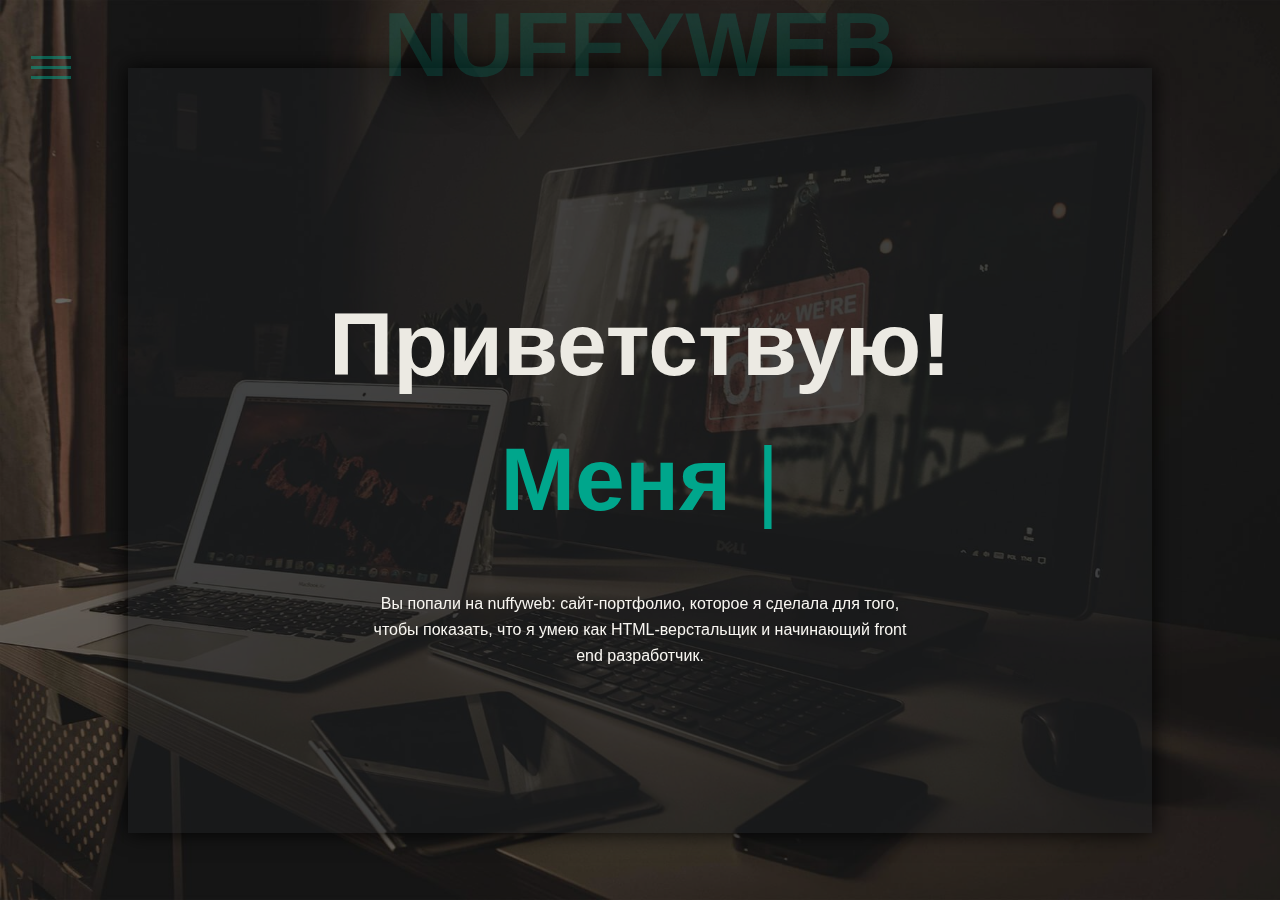
<file: index.html>
<!DOCTYPE html>
<html lang="ru">

<head>
    <title>nuffyweb</title>
    <!-- meta tags -->
    <meta charset="UTF-8">
    <meta content="width=device-width, initial-scale=1.0" name="viewport">
    <meta content="IE=edge" http-equiv="X-UA-Compatible">
    <link href="favicon.ico" rel="shortcut icon" type="image/x-icon">
    <meta name="description" content="Сайт портфолио верстальщика">
    <meta name="author" content="Марина Петровна"/>
    <link href="https://fonts.googleapis.com/css?family=Ubuntu:400,700&amp;subset=cyrillic" rel="stylesheet">
    <link rel="stylesheet" href="css/main.min.css">
</head>

<body>
    <div class="svg__sprite" style="display: none;">
        <svg xmlns="http://www.w3.org/2000/svg"><defs><clipPath id="clip-path" transform="translate(-328 -225)"><path class="cls-1" d="M328 225h142.8v152H328z"/></clipPath><clipPath id="clip-path" transform="translate(-374 -266)"><path class="cls-1" d="M374 266h51.84v69H374z"/></clipPath><clipPath id="clip-path" transform="translate(-362 -266)"><path class="cls-1" d="M362 266h74.88v69H362z"/></clipPath><clipPath id="clip-path" transform="translate(-371 -257)"><path class="cls-1" d="M371 256h57v89h-57z"/></clipPath></defs><symbol id="icon-about-nav" viewBox="0 0 194.646 194.646"><path d="M89.766.699C67.374 4.127 51.459 16.812 41.091 36.691c-9.387 17.998-13.503 41.621-5.675 60.86.076.188.168.355.271.51.11.737.59 1.379 1.529 1.535 4.67.786 9.493.816 14.207.469 2.531-.186 5.734.03 8.155-1.012 7.629 7.893 17.976 13.456 27.914 14.463 14.138 1.432 27.918-3.195 38.818-12.136a30.936 30.936 0 0 0 2.547-2.367c.204.179.438.333.732.433 3.889 1.309 8.656 1.002 12.704 1.024 4.115.022 8.481.47 12.558-.147 1.088-.164 1.747-.991 1.988-1.963.29-.326.515-.752.617-1.312C165.14 54.79 141.87-7.277 89.766.699zM127.593 91.8c-7.307 11.502-22.876 16.149-35.667 16.472-11.043.279-21.462-6.07-28.925-13.678-8.738-8.907-10.608-19.93-8.551-31.717 12.431 3.283 24.785.347 36.277-5.149 6.67-3.19 12.459-7.801 18.9-11.364 8.598-4.756 20.293 10.476 23.505 16.911.245.491.558.834.903 1.074-.473 9.653-1.065 18.986-6.442 27.451z"/><path d="M104.316 85.209c-.246 4.848-4.043 6.99-8.555 6.942-4.681-.05-7.8-3.277-9.002-7.553-.741-2.636-4.272-1.875-4.517.611-1.633 16.584 27.599 17.199 28.047 0 .103-3.868-5.777-3.825-5.973 0zM79.378 68.841c-1.188-1.187-3.1-1.183-4.33-.084-1.275.421-2.242 1.393-2.242 2.917 0 1.567 1.428 3.305 3.124 3.124 1.364-.144 2.445-.578 3.448-1.521 1.247-1.17 1.181-3.255 0-4.436zM112.853 68.533c-.015.008-.034.011-.048.02-.051.03-.08.075-.128.107a3.135 3.135 0 0 0-.168.141c-.898.708-1.199 1.799-.997 2.93.074.415.265.746.516 1.033 1.606 2.554 5.833 1.439 5.833-1.704-.001-2.782-3.071-3.85-5.008-2.527zM169.333 163.357c-5.905-12.139-14.972-23.31-24.383-32.906-5.437-5.545-15.998-18.91-24.512-15.25-4.992 2.146-7.215 11.859-8.956 16.287-3.673 9.342-5.576 19.971-10.941 28.58-7.882-11.617-13.389-24.69-21.273-36.344-5.667-8.377-12.83-9.34-21.425-4.591-11.663 6.445-21.282 18.793-28.264 29.842-6.68 10.572-10.966 23.474-8.412 35.933-1.257.893-1.093 3.31.67 3.875 11.125 3.57 23.076 3.255 34.636 3.078 13.559-.207 27.031-.705 40.583.066 12.213.696 24.413 1.584 36.635 2.104 10.984.466 23.205 1.529 33.99-1.063.889-.214 1.442-.769 1.71-1.437.107-.076.215-.145.319-.239 8.179-7.509 3.739-19.476-.377-27.935z"/></symbol><symbol id="icon-acco" viewBox="0 0 14.702 14.702"><g><path d="M12.361 10.226L9.408 6.595c-.083-.065-.162-.157-.285-.237a1.137 1.137 0 0 0-.077-.051 1.734 1.734 0 0 0-.331-.179c-.364-.149-.687-.197-1.091-.215-.586-.022-1.009.215-1.392.511a2.161 2.161 0 0 0-.189.171c-.139.139-.189.205-.307.331-.023.022-.023.031-.043.051l-3.216 4.065c-.039.083-.293.537-.293.854 0 .491.023.722.211 1.161.051.123.128.247.2.353.137.197.165.194.25.303.074.095.189.18.289.254.077.06.165.117.251.163.013.005.027.014.041.022.14.07.298.139.46.165l.5.054h.156c.528-.022 1.349-.265 1.816-.393.122-.035.253-.063.384-.095l.849-.105c.417-.025 1.192.143 1.614.265.479.143 1.055.303 1.551.328h.26c.484-.025.935-.2 1.299-.501.471-.386.767-.858.857-1.479.121-.838-.205-1.362-.7-2.021-.039-.052-.071-.095-.111-.144zM13.98 5.119c-.721-.311-1.703.609-2.077 1.472-.373.864-.091 1.816.631 2.129.721.312 1.607-.136 1.98-.999.374-.864.187-2.289-.534-2.602zM9.642 5.357c.951.203 1.918-.556 2.161-1.693.243-1.138-.331-2.821-1.281-3.024-.95-.202-1.916 1.151-2.158 2.289-.244 1.138.328 2.226 1.278 2.428zM5.426 5.416c1.031-.082 1.788-1.15 1.689-2.385C7.017 1.795 5.922.252 4.889.334 3.858.417 3.284 2.092 3.382 3.327c.097 1.236 1.013 2.171 2.044 2.089zM3.296 6.46C3.029 5.403 1.851 4.227.969 4.45.087 4.674-.166 6.211.101 7.267.369 8.324 1.3 9 2.183 8.777c.882-.224 1.381-1.261 1.113-2.317z"/></g></symbol><symbol id="icon-codepen" viewBox="0 0 46.965 46.965"><path d="M46.815 22.775c-.2-4.2-.2-8.4-.5-9.2-.3-.8-4.4-3.6-6.1-4.3-1.6-.7-8.6-4.3-10.6-5.3-2-1.1-5.9-3.8-6.5-3.8s-1.6.6-2.6 1.1-4.9 3.1-7.7 4.5c-2.8 1.5-6 3.5-9.3 5-3.4 1.5-3.2 1.7-3.4 2.3-.1.4.2 2.5.3 5.6.1 3.1-.3 9-.4 10.7-.1 1.6.3 2.6 1 3.6s3.6 2.5 6.8 4.3c3.2 1.8 8.4 5.5 11 7.4s3.2 1.8 4.3 2.1c1.1.3 7.9-3.8 13.3-7.1s10.3-6.3 10.4-6.9c.2-.5.2-5.8 0-10zm-1 7.3c-.2-.2-3.4-3.8-3.6-3.7-.2.2-.3.5-.3.7.1.1 3.4 3.5 3.5 3.8.1.2-.2.6-.4.5-.2-.1-3-2.9-3.4-2.9-.4-.1-.9.4-.5.7.3.3 3.1 2.6 3.1 2.8 0 .2-.7.9-.9.8-.2-.1-2.7-2.7-3.1-2.7s-.8.4-.6.5c.2.2 2.9 2.6 2.7 2.8-.1.2-.7 1-1 .7s-2.4-2.7-2.8-2.7-.7.4-.6.6c.2.2 2.5 2.4 2.5 2.6s-.7.5-.9.5c-.2-.1-2.3-2.6-2.6-2.6s-.7.3-.6.4 2.5 2.7 2.5 2.8-.6.6-.8.5c-.2-.2-2-2.6-2.6-2.6-.5 0-.7.3-.6.4s2.5 2.5 2.3 2.6c-.2.2-.8.5-1 .4-.2-.2-2.4-2.3-2.7-2.4-.3-.1-.7.4-.6.6.2.2 2.7 2.2 2.4 2.4-.3.2-1.2 1-1.5.8s-2.1-2.3-2.6-2.3-.9.3-.6.5c.3.3 2.3 2.1 2.1 2.3-.2.2-.5.6-.7.4-.2-.2-2.1-2-2.4-2s-.8.2-.6.4 2.5 1.8 2.3 2.2-1 .9-1.2.7c-.2-.2-2.2-2.2-2.5-2.2-.3.1-.6.3-.4.5s2.2 2 2.1 2.2-.6.7-.8.5c-.1-.2-2.5-2.6-2.7-2.5s-.6.7-.4.9c.3.2 2.5 1.8 2.3 2s-.8.8-1.1.6-2.1-1.9-2.4-1.9-.6.4-.3.7c.4.3 1.9 1.5 1.9 1.6s-.3.4-.6.3c-.3-.1-2-1.6-2.3-1.6s-.8.4-.6.6c.2.2 2 1.2 1.9 1.5s-.5.7-.8.5-8.7-5.3-11.4-6.9c-2.7-1.6-6.1-3.7-8.1-4.9-1.9-1.2-2.9-1.4-3.1-2.5s.2-5.9.3-8.6c.1-2.7-.1-4.9-.2-5.5-.1-.7-.2-2-.1-2.4.1-.7 1.5-1.3 4.4-2.6 2.8-1.3 11.9-6.6 13.4-7.5s3.5-2.1 4-2 5 3.3 8.2 4.6c3.1 1.3 9.7 4.5 10.7 5.2s1.5 1.1 1.5 1.2-.2.4.1.6c.4.2 2 1.6 2.1 1.8 0 .2.2 1.6.1 1.5s-1.8-2.2-2.2-2.2-.7.4-.5.7c.2.3 2.6 2.4 2.8 2.7.1.3.3 1 .1.9-.2-.2-1.9-2-2.1-2s-.5.2-.4.6 2.4 2.5 2.5 2.7.1 1.7-.1 1.6-1.9-2.4-2.1-2.3-.2.6-.2.6 2.2 2.6 2.3 2.9.3 2.3.1 2c-.2-.3-1.9-2.3-2.1-2.3s-.4.3-.3.6 2.3 2.7 2.4 2.9c.1.2.2 2.1 0 1.8-.1-.3-2.2-2.6-2.4-2.5s-.5.4-.3.7c.2.2 2.7 2.9 2.7 3.1.5.1.6 1.4.4 1.3zm-38.5-13.5c.6.3 5.4 3.5 5.9 3.8s1.8.1 3.3-.6 4.2-2 4.3-2.3.1-5.1 0-5.9 0-4-.3-4.1-6.3 3-8.1 4-6.2 3.3-6.4 3.5c-.3.5.7 1.3 1.3 1.6zm1.9-.7c.1-.2 4.9-2.9 6.6-4s3.6-2.2 3.7-1.9c.2.3.7 6.4.2 6.9-.5.4-5.3 2.8-6 2.4-.5-.3-4.8-2.5-4.5-3.4zm16.1 1.3c.1.3 5 2.6 5.4 2.7s1.1-.1 1.8-.4c.7-.3 7.1-3.7 7.8-4 .7-.3 1-.5 1.1-1.1 0-.6-1-1.4-3.1-2.6s-7.1-3.4-9.2-4.3-2.8-.7-3.2-.4c-.7.4-.5 1.9-.5 2.7-.1.9-.2 7.1-.1 7.4zm1.2-9.3c.1-.2 4.4 1.6 8.2 3.5 3.8 2 5.4 2.8 5.3 3.2s-4.5 2.4-6.4 3.3c-1.9.9-2.4 1.1-2.7 1-.2-.1-4.3-1.9-4.4-2.3-.2-.5 0-4.1-.1-5.2.1-1.2-.1-3.3.1-3.5zm1 13.4c-.3-.4-4-2.4-4.4-2.5-.5-.1-1.3.5-2.3 1.1s-2.4 1.5-2.3 1.8c.1.8 4 2.5 4.7 2.6s3.4-1.6 3.9-2c.3-.2.6-.6.4-1zm-4.4 1.8c-.4-.2-1.3-.8-1.3-.9-.1-.2 2.4-1.6 2.7-1.4.4.3 1.2.5 1.3.8 0 .2-2.3 1.7-2.7 1.5zm-4.7-16.7c.5-.4 3.5-1.8 4-2.2.6-.3 1.4.3 1.7.5.3.1.7-.1.8-.4.1-.3-1.1-.9-1.5-1.1s-.8-.2-1.5.1c-.7.3-4.4 2.3-4.6 2.5s0 .7.2.8c.2 0 .4.2.9-.2zm-13.4 7.2c.3-.3 0-.4-.4-.6s-2.4.7-2.6 1.1c-.2.3.2 2.2.5 2.3.3.2.7-.1.9-.4.2-.3-.1-1-.2-1.3 0-.4 1.5-.9 1.8-1.1zm1.8 10.9c.8-.5 2.2-1.1 2-1.5s-2.9-2.2-3.5-2.6-1.6.1-1.7.4c-.1.2 0 3.2 0 3.7s-.1 1.1.5 1.4c.7.2 1.8-.9 2.7-1.4zm-.9-2.1c.1-.2 1.2.6 1.1.8 0 .2-.9.9-1.2.7s0-1.3.1-1.5zm13.8 5.9c-.6-.3-6.2-3.3-6.6-3.3-.4-.1-8.9 4.5-8.9 4.7 0 .5 2.5 1.5 5.8 3.4 3.2 1.8 9.1 5.2 9.6 5.5s1.2.2 1.5-.2c.3-.3.1-7.9.1-8.6-.1-.5-.9-1.1-1.5-1.5zm.3 9.1c-.4-.1-8-4.4-9.2-5s-2.1-1.3-2.1-1.4c.1-.4 5.2-4.1 5.8-3.9.5.1 5.3 2.5 5.5 2.9.2.3.4 7.5 0 7.4zm11.5-12.5c-.7-.1-6.7 3-6.8 3.5-.1.4.6 7.5.6 7.8.1.2.4.7.9.8.5.1 1.7-.4 3.6-1.4s9.1-5.2 9.3-5.6c.3-.4.1-1.1-.1-1.3-.1-.3-6.8-3.7-7.5-3.8zm.2 8.5c-2.5 1.5-4.7 2.8-5.1 2.5s-.8-5.2-.8-5.6c0-.3 6.5-3.8 7.2-3.6.7.3 5.1 2.2 5.1 2.6.1.4-3.8 2.6-6.4 4.1zm9.9-15.2c-.4 0-5.8 3.3-5.8 3.5-.1 1.2 2.7 1.7 3.9 2.2 1.2.5 2.4 1 2.7.7s.1-3.3.1-4.8c0-1.7-.5-1.6-.9-1.6zm-.1 5.2c-.4-.1-3.6-1.5-3.9-1.7s3.5-2.3 3.8-2.1c.3.3.4 3.9.1 3.8z"/></symbol><symbol id="icon-contact-nav" viewBox="0 0 229.917 229.917"><path d="M44.356 85.889c.002-.224.025-.448.029-.672.665-38.815 31.969-69.437 70.682-69.437.276 0 .476.002.753.005 38.65.44 69.847 31.908 69.847 70.662v.153c0 8.674-6.209 16.152-14.691 17.968-16.981 3.635-35.686 5.642-55.22 5.642-20.158 0-39.296-2.139-56.709-5.998-8.613-1.908-14.76-9.503-14.691-18.323zm132.734 86.236l2.803 8.037 6.137-2.141c3.91-1.36 8.188.701 9.552 4.612a7.502 7.502 0 0 1-4.612 9.552l-13.21 4.608-.008.003-.005.001-13.213 4.609a7.503 7.503 0 0 1-4.94-14.164l6.136-2.141-3.275-8.912c-12.502 2.934-25.787 4.746-40.787 5.192v17.755H129c4.143 0 7.5 3.357 7.5 7.5s-3.357 7.5-7.5 7.5h-28c-4.143 0-7.5-3.357-7.5-7.5s3.357-7.5 7.5-7.5h5.667V181.35c-14-.51-27.912-2.387-40.373-5.381l-3.102 9.133 6.179 2.141c3.911 1.364 5.996 5.641 4.633 9.552a7.49 7.49 0 0 1-7.072 5.032 7.465 7.465 0 0 1-2.465-.42l-13.21-4.609-.006-.002-.011-.005-13.207-4.607a7.502 7.502 0 0 1 4.94-14.164l6.137 2.141 2.909-8.339C20.693 161.238 0 142.988 0 122.245c0-15.22 11.143-29.098 29.45-39.592-.033.769-.082 1.534-.095 2.307-.005.275-.013.544-.015.814-.122 15.74 11.019 29.654 26.494 33.084 19.024 4.216 39.21 6.353 60 6.353 20.151 0 39.759-2.01 58.279-5.975 15.352-3.286 26.553-16.998 26.553-32.603v-.186c0-1.199.128-2.392.078-3.583 18.091 10.469 29.172 24.262 29.172 39.382.001 20.939-21 39.341-52.826 49.879zm-97.757-22.713a6.917 6.917 0 1 0-13.834 0 6.917 6.917 0 0 0 13.834 0zm46.167 3.583c0-5.799-4.701-10.5-10.5-10.5s-10.5 4.701-10.5 10.5 4.701 10.5 10.5 10.5 10.5-4.701 10.5-10.5zm32.083 3.333a6.917 6.917 0 1 0 0-13.834 6.917 6.917 0 0 0 0 13.834z"/></symbol><symbol id="icon-draw-pin" viewBox="0 0 46.264 46.264"><path d="M31.33 1.657c-5.2-2.4-10.6-2.1-15.3.3-4.7 2.4-6.4 5.7-7.1 8-2 6.3.3 10.8 3 16.5 2.6 5.7 9.1 19.6 11 19.8s3.6-4 6.3-9.1c2.7-5.2 7.9-15.7 8.7-21.4s-1.4-11.8-6.6-14.1zm5.6 14.2c-.4-.2-5.4-6.2-5.7-6.3s-.8.1-.5.4 5.9 6.5 5.9 6.9-.3 1.8-.5 1.6-4.8-6.5-5.2-6.5c-.5-.1-.6.6-.3.8.3.3 5 6.3 5 6.6s.1.9-.2.9c-.3-.1-4.5-6-5-5.9-.5.2-.5.5-.3.8s4.8 5.9 4.8 5.9-.4 1.4-.7 1.3-3.8-5.2-4.3-5.2-.9.3-.5.8 4.4 5.2 4.3 5.5c-.1.3-.9 2.4-1.1 2.2-.2-.3-3.9-6.3-4.3-6.3-.4-.1-.5.1-.3.6s4.3 5.8 4.3 6.3c.1.5-.2 1.3-.5 1-.4-.3-4.2-5.9-4.6-6-.4-.1-.8.1-.5.5s4.7 5.9 4.5 6.2-.2 1.6-.5 1.2-4-5.9-4.3-5.9-.9.3-.5.7 4.5 5.6 4.4 5.9c-.1.3-.5 1.6-.8 1.3s-3.4-4.8-3.8-4.9-.8.2-.5.7 4 4.7 3.9 5c-.1.3.1 1.6-.6 1.1-.7-.6-3.3-4.3-3.8-4.3s-.8.4-.5.8 3.7 4.5 3.7 4.5-.4 1.1-.5.9c-.2-.2-3.1-4.4-3.6-4.5s-.7.2-.6.5 3.6 4.3 3.6 4.7-.1 2-.6 1.4-3-3.5-3.3-3.5c-.3.1-.7.1-.4.6s3.1 3.3 3 3.6c-.1.4-.4 1-.6.9-.2-.1-2.3-3-2.7-2.9s-.5.2-.4.6 2.6 2.8 2.5 3.1-.3.9-.6.5-2-2.4-2.2-2.4-.8.3-.5.6 2.5 2.7 2.4 3c-.2.3-.7 1.5-1.1 1-.5-.5-6.7-11.8-9.6-17.3-2.9-5.5-4.7-9.3-3.5-13.5 1.2-4.1 3.5-6.1 4.6-6.8 2.5-1.6 5.6-3.1 9.8-2.9 4.2.2 6.6 1.4 7.2 1.7.6.4.4.7.6.9.2.2 3.8 4.3 4.1 4.5s.6 2 .2 1.6c-.4-.4-5.4-6.5-6.2-6.6-.7-.1-.8.6-.5.8s6.7 6.6 7.1 7.2c.4.6.5 2.8.1 2.1-.5-.7-5.2-6.7-5.9-7-.7-.4-.9.6-.5.8s6.2 7 6.5 7.5c.7-.1.9.9.6.7zm-23.4-8.9c-1 .3-3 3.2-3.3 5.7s.6 5 1.1 5.2c.2.1.7.2.8-.5s-1-3.4-.9-4.9c.1-1.6 2.1-4.2 2.7-4.6.6-.3.7-1.1-.4-.9zm6.5.9c-2.1 1.6-1.9 4.4-.7 5.8 1.2 1.4 4.4 1.9 5.7.8s2.1-3.8.8-5.7-4-2.3-5.8-.9zm3.2 5.9c-1.4.4-2.1-.7-2.3-2.1s.6-1.6 1.4-2c1.2-.6 2.7.2 3 1.2.2 1.1-.8 2.5-2.1 2.9z"/></symbol><symbol id="icon-email" viewBox="0 0 50.685 50.685"><path d="M49.78 36.6c-.5-1.2-3.2-4.2-3.7-4.2-.6 0-1.5.9-2.2 1.3-.7.4-3.8 2.2-7.5 3.7s-6.2 1.9-8.6 2.2c-2.4.2-6.5-.1-10-2s-7-5.2-7.8-9.5c-.9-4.2.1-6.7 3.1-11.1 3.1-4.4 9.5-7.1 14.3-8s10.1.8 12.9 3.2c2.8 2.4 3 5.1 3.2 8s-2.3 4.7-3 4.9c-.6.2-1.1 0-1.4-.4s-.1-7.4 0-8.6c0-1.2-.7-2.1-1.3-2.1s-4.9-.3-5.5 0c-.6.2-.5 1.1-.5 1.1s-1.6-1-2.4-1.3c-.7-.3-4.7-.9-8.5-.1-3.8.9-6.1 4.1-7.2 6.5s-1.3 6.1.2 9c1.6 2.9 4.9 5.6 9.3 6.6s9-1.4 9-1.4 3.7.7 5.8.5 4.8-1.6 7.1-4.1c2.4-2.5 3.1-5.3 4.3-10s.2-7.9-1.3-11.2-4.9-6-7.9-7.3C37.28 1 33.28 0 27.58 0c-5.8 0-8.4.6-12.1 2.1-8.1 3.2-11.1 9-12.8 13.1S-.02 26.1.48 30s2.4 7.4 5.7 11.4 7.8 7.2 12.7 8.6 11.8.5 18.5-1.3c6.6-1.8 11.9-7.3 12.5-8.5.8-.9.4-2.4-.1-3.6zm-8.3 6.9c-.3-.3-3.4-5.3-3.6-5.2-.3.1-.7.3-.6.5.2.1 3.7 4.9 3.3 5.1-.4.2-.7.6-.8.3s-3.2-5.4-3.4-5.4c-.3 0-.7.4-.7.5.1.1 3.8 5.2 3.4 5.3-.5.1-.6.9-1 .3s-3-4.8-3.3-4.8-.8.4-.7.5 2.9 4.7 2.8 4.8-.8.6-.9.4c-.2-.2-2.7-4.7-3-4.8-.3-.2-.8.3-.7.4.1.1 2.9 4.6 2.7 4.7-.2.1-1 .4-1.1.2-.1-.1-2.4-4.4-2.9-4.4s-.8.2-.7.3 2.8 4.3 2.6 4.4-.9.4-1.1.2c-.1-.2-2.3-4.8-2.8-4.8s-.9.1-.7.4c.2.3 2.4 4.5 2.4 4.5s-.7.5-.9.1c-.3-.4-2.8-4.4-3-4.5s-.8 0-.6.2 3.1 4.4 2.7 4.4c-.4 0-.6.5-.9 0-.3-.5-2.7-4.1-2.9-4.1-.2 0-.7.1-.6.4s2.4 3.7 2.1 3.7c-.3 0-.7.3-.9 0s-2.6-4.2-3-4.2-.7.4-.7.5 2.9 3.5 2.3 3.6c-.5.1-1.1.3-1.3-.1-.1-.4-2-3.3-2.2-3.4-.3-.1-.8-.2-.7.1s2.4 3.3 1.7 3.3-.9.1-1.1-.3c-.2-.4-1.6-3.1-1.7-3.1s-.9.1-.7.5c.2.4 1.5 2.4 1 2.4s-7.1-2.3-11.3-6.6-5.4-7.4-5.8-10.9-.2-7.7 1.1-11.5 3.7-8 6.7-10.7 8.2-5.9 18.5-5.5c4.7.2 9.8.7 13.7 3.2 3.9 2.6 6 6 6.6 10 .5 4 0 7.3-1.4 10.8s-3.2 5.5-4.8 6.2c-1.6.6-5.4 1.3-6.1.7-.7-.6-2.6-4.8-3.1-4.7s-.5.5-.4.8 2.1 3.6 1.6 3.5c-.4 0-.6.1-.9-.4-.3-.5-2-5-2.4-5.1s-.9.1-.7.3 1.6 3.5 1.5 3.7c-.1.1-.3.7-.5.5s-1.5-3-1.7-2.9-.6.5-.4 1.1c.3.5 1.5 2.5 1.4 2.6-.1.2-.3.5-.5.2s-1.4-2.9-1.6-3c-.3-.1-.9.1-.7.5s1.6 3 1.6 3.1-.5.5-.7.2-1.3-2.7-1.6-2.7-.6.1-.4.6c.2.4 1.2 2.4 1.2 2.5s-.3.4-.6.1c-.3-.3-1.5-3-1.8-3s-.9.4-.7.7c.2.3 1.4 2.2 1.1 2.3s-.3.4-.6 0-1.3-2.2-1.6-2.2c-.3 0-.8.3-.6.5.2.2 1.4 1.9 1.1 1.9s-1.1 0-1.3-.2c-.2-.2-1.3-2.4-1.5-2.4s-.8.1-.6.4c.2.3 1 1.8.6 1.7s-3.5-1.2-5.4-3.3-2.2-5.7-1.7-7.6c.5-2 2.5-4.7 4.4-5.8s4.3-2 7.7-1.6c3.5.3 5.3 2.4 5.5 2.7s.5.5.9.6.3 0 .3-.4-.2-2.2-.1-2.3c.1 0 4.5 0 4.7.3s.1 3.5.2 5-.6 4.5.5 5.4 1.9.9 2.9.4 2.7-2.3 3-4.4c.4-2.1.8-5.9-2.4-9.3-3.2-3.4-6-4.9-9.5-5.8-3.5-.8-9.7.3-12.6 1.3s-8 4.8-9.8 8.8-1.9 9.2-1.5 11.4c.4 2.1 3.1 6.7 5.2 8.4 2.2 1.7 5.9 3.7 10 4.2 4.2.5 10.5-1.5 11.2-1.7.6-.2 3.1-1.2 3.4-1.1.3.1 3.5 5.2 3.5 5.3s-.3.6-.6.3zm4.2-2.8c-.2-.4-2.6-4.8-3-4.7-.3.1-.8.3-.6.5s3 4.6 2.9 4.8-.4.7-.8.4c-.3-.3-2.6-4.8-2.9-4.8-.3 0-.7.4-.7.6 0 .1 3 4.6 2.9 4.8s-.4.7-.7.5c-.2-.1-2.2-3.9-2.5-4.4-.4-.4-.7-.9-.6-1.1s3.4-2 3.7-1.9 3.3 4.8 3.2 5-.7.7-.9.3zm1.3-.8c-.3-.3-2.8-5.1-2.9-5.3-.1-.2.8-.4.9-.4.1 0 3.2 4.5 3 4.8-.2.3-.8 1.2-1 .9zm2.2-2c-.2.3 0 .8-.4.5s-2.7-4.4-2.8-4.5.1-.3.4-.2c.1 0 3 3.9 2.8 4.2zm-23.1-19c-2.7-.9-5.5-.3-6.7.6-3.1 2.4-2.4 5.4-.6 7.6s4.7 2 7.2 1.2c2.5-.7 3.3-2.7 3.5-4.5.3-1.8-.7-4-3.4-4.9zm-.4 8.7c-2.5.5-3.9.5-5.2-.6-1.3-1.2-1.1-3.7 1-4.8 1.2-.6 3.7-.8 4.9-.4 1.2.3 2 1.6 2 2s-.2 3.2-2.7 3.8zm-5.9-9.4c.4-.2-.2-.9-.5-.8-.3.1-1.7.8-2.7 1.7s-1.4 2.6-1.2 3c.1.3.7.2 1.1.1.4-.1.3-1.1.8-2s2-1.8 2.5-2zm-10.9-5.8c.5-.5.7-1.3-.1-1.1-.8.2-3.8 3.9-4.5 6s-1 4.5-.7 5h.8c.4-.1.2-.9.9-4 .8-3.2 3.1-5.4 3.6-5.9zm28 3.6c-.3-.3-3-.4-3.1-.1-.2.4.1.6.1.6s1.6.1 1.9.1c.3 0 .1 2.4.1 2.9s.4.3.8.3c.5-.1.6-3.5.2-3.8zm4.8 10.4c-.3.2-1.7.8-2.7.6s-1.5-1.5-1.7-1.4c-.8.3-.3 1.4.6 1.9s1.8.3 3 0 1.1-1.3.8-1.1z"/></symbol><symbol id="icon-github" viewBox="0 0 46.752 46.752"><path d="M46.462 19.29c-.5-3.3-1.9-5.9-3.7-9.2s-5.1-5.6-7.4-7.2c-2.3-1.6-5.5-2.4-8.6-2.7s-6.9-.3-9.5.4c-3.6.9-5.9 1.9-8.3 4.1-2.4 2.2-4.2 4.4-5.8 6.9-1.5 2.5-2.7 6.3-2.9 8.2s0 4.4.6 7.3c.7 2.9 2.1 5.6 4.3 8.9 2.1 3.3 5.1 5.3 8.5 7.4 3.4 2.1 10.7 3.7 13.4 3.3s6.5-1.3 10.4-4.4c3.9-3.1 6-8.1 7.2-11.3 1.4-3.2 2.2-8.4 1.8-11.7zm-5.5 14.3c-.1 0-1.6-2.7-1.7-2.9-.1-.2.6-1.4.7-1.4.1 0 1.6 2.8 1.6 2.9s-.5 1.4-.6 1.4zm-5.7-17.9c-.1-.2-.1-.4-.1-.4 0-.1.5-1.2.3-2.2-.1-1-.6-2.6-.5-2.6s1.8 1.4 2.8 3.6c1 2.3 1.9 4 2.2 7.1s.2 5.3-.9 7.4c-1.1 2.1-1.9 3.2-2.5 3.9-.6.6-1.9 1.2-2 1.2s-.7-2.7-1.1-3.6c-.4-.9-1.2-2-1.2-2.2 0 0 1.3-1.1 1.7-1.8s1.9-3 1.8-5.7c0-2.6-.4-4.5-.5-4.7zm6.9 15.6c-.1.1-1.9-3-1.8-3.1.2-.2.7-1.8.8-1.8s1.8 3 1.8 3.2-.6 1.6-.8 1.7zm2.3-8.3c-.2-.2-1.6-3.3-1.8-3.4-.2-.1-.6.7-.5.9s2 3.3 2 3.6c.1.3-.1 1.7-.2 1.5-.1-.2-1.4-2.9-1.6-2.9-.2 0-.6.6-.6.7 0 .1 1.8 3.5 1.8 3.7s-.3 1.6-.4 1.3-1.9-3.2-2-3.3c0-.1 0-4.1-.2-5.9-.2-1.8-.9-5.4-3.4-8.3-2.5-2.9-5.2-4.9-9-5.8-3.8-.9-6.2-.9-9-.7-2.9.1-7 1.8-9.9 5.9-2.8 4.1-3.3 5.2-3.9 8.2-.6 3 .1 7.3.6 9.2s1.9 4.7 3.4 6.1c1.5 1.4 3.5 2.3 5 2.9 1.5.6 3.8.9 4 .8.2-.1.1-2.4 0-2.7s-.2-.4-.8-.4-1.7 0-2.5-.3c-.7-.3-1.3-1-1.8-1.8s-1-1.7-1.3-2c-.3-.4-1-1-.9-1.1s1.3-.2 2.2 0c.9.3 2.4 1.3 3 1.7s1.5 1 1.7 1c.3 0 .9-1.3 1.1-1.7.3-.3.8-1.4.6-1.6-.3-.2-1.8-.3-2.6-.5s-2.2-1-3.2-2.3-1.4-3.2-1.4-4.6c0-1.4 1.3-4 1.6-4.5s.6-1 .5-1.2c-.2-.2-.9-1.2-1.1-1.9-.2-.7.4-2.4.6-2.5.1-.1.9.2 1.5.2.6.1 2 .5 2.5.8s.7.5 1 .5 2.5-.5 3.3-.7 3-.4 3.8-.3c.8.2 2.1.9 2.3.8.2-.1.7-1.1 1.8-1.4 1.1-.3 2.9-.4 3.1-.2.2.2.5 2.1.4 3.1-.2 1-.5 1.6-.3 1.8.2.3 1 2.1.6 3.7s-1 3.9-3 5.4-2.7 1.8-2.9 1.9c-.2.2 0 .6.2.8s1.7 1.2 2.4 3.4.8 3.5.8 4 .5.6.9.6c.4-.1.9-.4 1.5-.9s2.5-1.8 2.7-1.8c.1.1 1.3 2.5 1.6 2.6s.5-.1.5-.3-.9-2-1.2-2.5-.4-.8-.4-.9c.1-.2.6-.8.8-.7.1.1 1.4 2.1 1.6 2.4.2.3.4.4.2.8s-1.1 1.5-1.5 1.8c-.4.4-.6.8-.8.6s-1.4-2.3-1.6-2.3c-.2 0-.7.4-.6.6s1.6 2.4 1.6 2.5-.8 1.1-1.6 1.7c-.8.6-1.3 1-1.5.8s-1.7-3.9-2-3.9-.8.1-.7.4c.1.3 2 3.7 2 3.9s-.6.6-.8.4c-.2-.2-2.2-4.4-2.5-4.4s-.7.1-.7.5 2.6 4.1 2.5 4.3-.6.7-.8.5-2.6-5-2.8-5-.8.1-.8.3c0 .1 2.7 5.2 2.7 5.3s-1.1.6-1.3.5-2.6-5.4-2.8-5.6c-.2-.1-.9.4-.9.5.1.1 2.9 5.1 2.8 5.3s-.8.3-.9.2c-.1-.1-2.8-5.3-3-5.3-.2-.1-.8.2-.7.5s2.9 4.9 2.8 5c-.1 0-.8.1-.9 0s-2.6-3.9-2.9-4-.7.4-.7.5 2.3 3.5 2.2 3.5-.9 0-1.1-.1c-.2-.1-1.8-3-2-3-.2-.1-.7.3-.7.5.1.2 1.6 2.3 1.4 2.3s-.7 0-1-.1c-.2-.1-1.3-2.4-1.5-2.5s-.6.2-.6.3.9 1.7.7 1.7-.8 0-.9-.1c-.2-.1-1.2-1.8-1.3-1.9s-.6.2-.6.4c.1.2.5.9.4.9-.2 0-3.6-.9-5.5-2.2s-5.3-5.2-6.4-6.4c-1.1-1.2-2.6-4.8-3.1-6.7s-.7-4.8-.6-6.3c0-1.5 1.2-5.5 1.9-6.9s3.3-5.1 5-6.8 4.6-3.9 7.6-4.7c3-.9 5.5-1.1 6.9-1.1 3.3 0 7 .5 9.3 1.3s6.6 4.1 7.6 5.3 2.3 3.4 3.1 5 1.3 2.9 1.2 2.8-1.1-1.8-1.3-1.7c-.2 0-.6.3-.5.5s1.8 2.9 2 3.2.3.7.4.8c0 .1.2 2.4.2 2.3-.1-.1-1.7-3.1-1.9-3.2-.2-.1-.4.3-.3.3.1.1 2.3 3.9 2.3 4.1s.1 1.9-.2 1.7zm-30.5-7.2c.4.3-.5.9-1 2.1-.6 1.3-1.1 3.7-.8 5.2s1 3.3 2.6 4.7 3.8 1.5 4 1.6-.4 1-.5 1.1c-.1.2-.1.1-.4 0s-2.2-1.7-4.1-2.1c-1.9-.4-3.1.2-3.5.5-.4.4.1 1 .6 1.4s1.2 1.2 2 2.6c.8 1.4 1.3 1.8 2.6 2.2s2.3.5 2.5.5.2.6 0 .8c-.1.2-.7-.3-1.4-.6-.8-.2-2.2-.4-3-.9s-3.4-3.5-3.9-4.9c-.5-1.3-1.5-4.3-1.5-5.8s-.1-4.1.5-6 1.9-5.1 3.9-7.3 4.8-3.9 9-4.3c4.2-.5 7.9.8 10.2 1.6s2.8 1.3 2.8 1.4c0 0-.7.1-2.5.3-1.8.1-3 1.1-3.1 1.2-.1.1-1.9-.3-3.9-.5-1.9-.2-4.6.7-4.7.7s-.4 0-1.1-.3c-.7-.3-4.2-1-4.6-1-.4 0-1.3 1.1-1.5 2.8-.3 1.8.5 2.7.8 3zm13.7-14.2c-3-.4-4.9-.2-5.1-.1-.3.3-.2.8.2.9.4.1 2.2-.2 4.5 0 2.4.2 4.1 1.1 4.5 1.1s.6-.6.4-.8c-.2-.2-1.5-.7-4.5-1.1zm-22.3 11.2c-2.4 2.5-2.8 5.7-3 6.8s.5 1.6.9 1.4 0-1.1.8-3.6 1.8-3.4 2.1-4c.2-.5-.6-.8-.8-.6zm11 9.6c-.3-.7-.1-1.6.1-2.4s-.6-.8-.8-.6c-.5.5-.7 2-.5 3s1 2.4 1.5 2.6c.5.2.9-.1.8-.5-.1-.5-.8-1.4-1.1-2.1zm-2.7 7.7c-.7.5 0 1 .3 1s.6-.1.5-.6c-.2-.4-.6-.5-.8-.4zm1.5 1.4c-.5.3-.1 1 .3 1s.6-.3.7-.6c.1-.3-.8-.6-1-.4zm2.1.9c-.8.2-.5.9-.1 1s.7-.1.8-.5c.1-.4-.2-.6-.7-.5zm13.5-19.3c.2 0 .7.1.9.1s.2 1.4.3 1.8c.1.4.7.4 1 .2.2-.2-.1-2.5-.3-2.7s-1.8.1-2 .1c-.1 0-.1.4.1.5zm4.5 26.6c.2 0 .6-.2.6-.4 0-.3-1.3-3.3-1.4-3.4-.1-.1-.9.2-.9.3.1.3 1.5 3.5 1.7 3.5z"/></symbol><symbol id="icon-home-nav" viewBox="0 0 142.61 151.38"><g class="cls-2"><path d="M466.75 328.32c-3.53-.32-7.19.84-10.66 1.47l-1.67.29a56.67 56.67 0 0 0-5.5-31.66c-1.37-2.75-5.85-1-5.18 1.89a54.56 54.56 0 0 0-11.18 11.06c-16.39-6.75-34.84-3.24-52.18-1.82-9.48.78-14.71-14.19-23.53-17.32a.42.42 0 0 0 0 .06c-1.26-.23-2.77.57-2.56 2a59.69 59.69 0 0 0-3.59 40.92c-3.64.19-7.29.57-10.87.62a2.38 2.38 0 0 0-1.19 4.4c2.68 1.55 5.28 1 8.22.57 1.79-.28 3.58-.59 5.37-.9a55.36 55.36 0 0 0 2.23 5.17l-2.25.82c-3.15 1.14-6.55 2.16-9.38 4-1.95 1.26-1.39 5 1.28 4.72 4.41-.4 8.84-2.45 13-4.75a55.28 55.28 0 0 0 4.61 6.34c-.58.33-1.16.66-1.75 1-3.14 1.64-6.4 3-9.52 4.67-2.4 1.3-.67 4.62 1.75 4.16 4.38-.82 8.92-3.2 13-6.06a57.68 57.68 0 0 0 34.13 16c18.45 2.19 33.45-5.1 43.2-16.94.83.31 1.65.64 2.48.94 3.28 1.22 6.52 2.88 10.09 2.78 1.67 0 3.08-2.43 1.51-3.65-2.68-2.09-5.64-2.66-8.9-3.47l-2.21-.56a54.49 54.49 0 0 0 4.1-7.32 79 79 0 0 0 9.16 2.25c2.38.36 4.22-2.86 1.76-4.16a30.42 30.42 0 0 0-9.02-2.84 57.37 57.37 0 0 0 2.17-8.1l1.35-.13c4-.35 8.6-.13 12.38-1.6a2.46 2.46 0 0 0-.65-4.8zm0 0" transform="translate(-328 -225)"/><path d="M468.44 279c-12.7-12-28.44-19.7-41-32-7.63-7.5-21.64-21.93-33.26-21.93-12.62 0-25.57 17.31-33.36 25.2-10 10.07-25.9 21.55-32.2 34.61-2.73 5.66 4 11.26 8.79 6.78 18.31-17 36-36.88 55.9-52 5.37-4.07 27.26 20 31.15 23.75 10.18 9.93 23.5 16 34.19 25.37 6.65 5.83 16.32-3.6 9.78-9.78zm0 0" transform="translate(-328 -225)"/></g></symbol><symbol id="icon-javascript" viewBox="0 0 51.52 68.66"><g class="cls-2"><path class="cls-3" d="M424.18 283.41c-.18-4.41-.18-10.32-.18-14.72a2.05 2.05 0 0 0-.07-.53 1.66 1.66 0 0 0-1.7-1.94c-15.48.41-31-.2-46.45-.22a1.73 1.73 0 0 0-1.69 2.13 1.82 1.82 0 0 0-.09.57c.23 18.48.87 45 .89 63.5a1.73 1.73 0 0 0 .3 1 1.6 1.6 0 0 0 1.7 1.45c6.69-.17 13.39-.27 20.07-.6 6-.29 13.39.1 19.08-1.85a14.35 14.35 0 0 0 5.37-3.18c2.82-2.7 3.79-6.32 4-10.13.24-3.66-.2-7.5-.28-10.87-.22-8.72-.69-15.9-1-24.62zm-9.8 33a1.59 1.59 0 0 0-1.66 2.16c1 2.63 1.43 5.89-.08 8.41-1.82 3-5.07 3-8.16 3.35-1.89.24-3.89.11-5.8.17-1.48 0-20.25.5-20.25.57 0-17.79-.63-43.64-.87-61.43 14.3.06 28.59.55 42.88.25-.06 14.6 1.24 35.71 1.32 47.25a18.52 18.52 0 0 0-6.87-.84 1.82 1.82 0 0 0-.51.11zm1.4 12.16a11.73 11.73 0 0 0 1-8.7 14.33 14.33 0 0 1 5 1.09v.06a9.35 9.35 0 0 1-6.11 7.55zm0 0" transform="translate(-374 -266)"/></g><path class="cls-3" d="M398.37 287.33c-3.69.13-7.37.26-11.07.27a1.8 1.8 0 0 0 0 3.6c1.56 0 3.12 0 4.67-.07a30.76 30.76 0 0 1 1 8.07 5.25 5.25 0 0 1-.79 3.14c-.77.92-2.59-.11-3.36-.5-2.07-1.05-3.89 2.05-1.82 3.11 3.74 1.9 7.75 1.8 9.15-2.73 1.07-3.46.3-7.67-.55-11.21l2.71-.09c2.31-.08 2.32-3.68 0-3.6zm0 0M406.21 291.73c-.35-.72-.19-1.26-.43-1.09 1-.73 3.19-.24 4.33-.11 2.3.28 2.28-3.33 0-3.6s-6.07-.62-7.44 2c-1.09 2.07.26 4.52 1.32 6.29 1.3 2.19 2.94 4.19 4 6.5a6.34 6.34 0 0 1 .26.82c-1.12.59-3.52-.09-4.64-.31-2.27-.42-3.24 3.05-1 3.47 2.44.45 6.47 1.39 8.41-.82 1.66-1.89.41-4.47-.66-6.31-1.34-2.32-3.07-4.4-4.24-6.82zm0 0" transform="translate(-374 -266)"/></symbol><symbol id="icon-portfolio-nav" viewBox="0 0 74.62 68.35"><g class="cls-2"><path class="cls-3" d="M434.9 285.72a2.66 2.66 0 0 0-2.17-2.44 2.56 2.56 0 0 0-.76-.17q-6.73-.31-13.47-.55c-6-5.6-12.39-10.72-18.91-15.7a1.95 1.95 0 0 0-3.24 0c-6.59 5-13 10.31-19.58 15.35-3.77.09-7.54.2-11.3.38a2.49 2.49 0 0 0-2.34 2.5 3.15 3.15 0 0 0-.1.63c-.72 14.34-1.19 28.69-1 43.06a2.9 2.9 0 0 0 .12.77 2.7 2.7 0 0 0 2.33 3.15c23.41 1.9 47 2.81 70.32-.87a2 2 0 0 0 1.75-2.43 3.07 3.07 0 0 0 0-.61c-.46-14.36-.33-28.75-1.71-43.06zM398 270.63c4.92 3.76 9.75 7.63 14.38 11.74-9.65-.27-19.3-.39-28.95-.28 4.86-3.82 9.67-7.7 14.57-11.46zm-31 57c-.16-13.32.25-26.64.89-39.94 20.8-.85 41.61-.41 62.41.53 1.09 12.9 1.08 25.86 1.45 38.8-21.43 3.15-43.23 2.29-64.75.61zm0 0" transform="translate(-362 -266)"/></g><path class="cls-3" d="M427.32 291.62a2.62 2.62 0 0 0-2.32-1.92c-17.44-.76-34.9-1.13-52.34-.39a1.89 1.89 0 0 0-1.84 1.84 2.24 2.24 0 0 0-.08.47c-.57 10.58-.93 21.16-.77 31.75a2.1 2.1 0 0 0 .09.57 2 2 0 0 0 1.83 2.32c18.42 1.4 37 2.07 55.35-.64a1.53 1.53 0 0 0 1.38-1.79 2.39 2.39 0 0 0 0-.45c-.36-10.59-.26-21.2-1.35-31.75zm-53.5 30.93c-.13-9.82.19-19.64.7-29.45 16.37-.62 32.75-.3 49.12.39.86 9.51.85 19.07 1.14 28.61-16.86 2.32-34 1.69-51 .45zm0 0" transform="translate(-362 -266)"/><path class="cls-3" d="M422.25 317.21a37.69 37.69 0 0 0-8.57-10.4 2 2 0 0 0-2.5-.07 3.22 3.22 0 0 0-.41.26c-1.84 1.42-3.63 2.89-5.41 4.38a57.51 57.51 0 0 0-5.34-8.23 1.92 1.92 0 0 0-2.72 0 107.74 107.74 0 0 0-10.88 14.63 1.65 1.65 0 0 0-.19 1.6 1.94 1.94 0 0 0 1.85 2.07c6.41.34 12.83.19 19.24 0 4.42 0 8.84 0 13.26-.19a2 2 0 0 0 1.8-2.47 1.79 1.79 0 0 0-.14-1.58zm-31.2.52a100.59 100.59 0 0 1 7.48-10.19 65.2 65.2 0 0 1 5.72 10.15c-4.41.11-8.8.17-13.21 0zm17.38-.12c-.42-.91-.84-1.82-1.28-2.72q2.53-2.13 5.12-4.18a34.7 34.7 0 0 1 5.64 6.79c-3.16.08-6.32.11-9.48.11zm0 0M389.66 302.79a5.38 5.38 0 0 0-1.31-4.72 5.49 5.49 0 0 0-5-1.86 5.55 5.55 0 0 0-4 7.84c1.11 2.36 5.34 3.34 7.53 2.37a5.24 5.24 0 0 0 2.79-3.64zm-3.85-.63a1.46 1.46 0 0 1-2.5.07 1.7 1.7 0 0 1-.33-1.06c0-2.59 3.92-.82 2.83 1zm0 0" transform="translate(-362 -266)"/></symbol><symbol id="icon-post" viewBox="0 0 46.617 46.617"><path d="M46.572 30.308c.1-2.3-.5-19.9-.6-21.5s-3-2.1-4.5-2.1-5.1.2-5.8.2-7.8-.1-12.7 0c-5 .1-16.1.2-18.1.2s-4.1.3-4.4.6c-1 1.4-.1 10.7-.1 17.1s.3 9.9.6 10.8 1.4 3.3 1.8 3.7c.4.4 1.2.3 4.1.4 3 .1 3.2.2 10.2.2s14.2-.2 20.4-.4 6.7-.3 8.2-1.3c1.4-1.2.8-5.6.9-7.9zm-1.1-8.6c-.2-.2-1.6-2.3-1.8-2.3s-.2.6-.2.8c.1.3 1.9 2.3 1.9 2.4 0 .2.1 1.5.1 1.4-.1-.1-1.5-2.6-1.8-2.5-.3.2-.3.7-.3.9s2.1 2.4 2.1 2.6c0 .3.1 1.5 0 1.3-.1-.3-1.7-2.8-2-2.6s-.3.6-.2.9c.1.3 2.1 2.5 2.1 2.8s.2 2 0 1.9-1.5-2.7-2.1-2.9c-.6-.1-.7.3-.4.6.3.2 1.3 2 1.5 2.5.3.5 1 1.2 1 1.3 0 .2.1 2.3-.1 2.2s-1.2-2.7-1.9-3.5-1-1.2-1.2-1-.1.6.1.9c.2.3 2.1 3.3 2.2 3.6.2.3.3.5.2.7s-.3.4-.3.6-.1.2-.1.1c0-.2-2.4-3.7-2.8-4.3s-.5-.7-.8-.6c-.4.2 0 .7.2.9.1.2 3.2 4.5 3.2 4.9s-.4.7-.6.6-3.1-4.8-3.5-5.5c-.4-.6-.6-.6-.8-.4-.2.3.3.8.7 1.4.4.7 2.3 3.8 2.6 4.1s.3.7.3.7-.8.3-1 .1-3.5-5.6-3.7-5.6-.5.4-.5.5c.1.1 3.5 5.1 3.2 5.2-.3 0-1.2.2-1.4 0s-2.4-4.3-2.8-4.3c-.4 0-.6.6-.6.7s2.5 3.5 2.3 3.6-.7.3-1 .1-2.3-4.2-2.5-4.3-.9.3-.7.5 2.6 4 2.2 4c-.4 0-.9.1-1-.1-.2-.2-2.2-3.7-2.5-3.7-.2-.1-.7.1-.6.4s2.7 3.5 2.3 3.5-1.4.2-1.6 0c-.2-.3-1.9-3.4-2.3-3.5-.3-.1-.6.3-.5.5s2 3 1.7 3c-.2 0-1.2.1-1.3-.1-.2-.1-1.5-3-1.8-3s-.6.3-.6.5c.1.2 1.6 2.6 1.3 2.6-.3.1-.8.1-1.1-.1-.2-.2-1.7-2.7-2-2.7-.3-.1-.8.2-.7.4s1.6 2.4 1.4 2.4c-.3 0-1.2.1-1.3 0s-1.7-2.2-1.9-2.3-.7.1-.6.3c.2.2 1.6 1.9 1.3 1.9-.3.1-7 .3-11.4.4-4.4.1-6.9.1-8.6-.2s-2.3-.8-2.7-1.2c-.4-.3-.7-3.7-.7-7.4-.1-3.6-.3-12-.4-14.1-.1-2.1-.2-4.7.1-5.2.2-.3 1.9-.4 7.6-.6 5.6-.3 11.3-.2 18.7-.3s11.2-.2 13.1-.1 3.9.4 4.3 1.1c.4.7.5 6.1.4 6-.2-.1-.9-1-1.1-.8s-.4.5-.2.7 1.3 1.1 1.4 1.4c0 .3.1.8 0 .6s-.9-1.2-1.1-.9c-.2.2-.4.6-.2.8s1.3 1.4 1.4 1.7c.1.3 0 .9-.1.7s-1.3-1.9-1.6-1.7c-.3.3-.2.9-.1 1 .1.1 1.8 1.7 1.8 1.8s.6 1.5.4 1.3zm-35.9-8.3c.6.6 5.1 4.3 8.3 6.7s4.1 2.7 6.4 2.6c2.3-.1 3.7-1 5.8-2.3 2.1-1.2 8-7 8.8-8.1.8-1 .3-1.2-.3-1.4-.5-.2-2.6-.2-9.9-.1-7.3.2-15.8.2-17.5.3s-2.8.2-2.9.4c-.3.6.8 1.3 1.3 1.9zm14.5.2c5.5 0 11.8-.3 12 0s-4 4.3-6.6 5.9c-2.6 1.6-3.8 2.3-6.1 2s-6.7-4.1-8.3-5.3-2.7-2.1-2.6-2.3c0-.2 6.1-.3 11.6-.3zm17.5-.7c-.7-.1-3 2.8-4.5 4.7-1.5 1.8-3 3.8-3.1 3.9-.2.5.4.6 1.8 1.9 1.5 1.3 3.3 3.9 4 4.8.7.9 1.2 1.1 1.7.7.5-.4.4-.8.5-2.5s.2-7.8.3-10.3 0-3.1-.7-3.2zm-.5 14.7c-.3-.2-2.4-3.2-2.9-3.6-.5-.5-1.4-1.1-1.4-1.5 0-.2 4.4-5.5 4.6-5.3.1.1 0 10.5-.3 10.4zm-6.6-1.4c-1.1-1.3-1.8-2.6-2.6-2.6s-2.3 1-3.6 1.8c-1.3.9-2.4 1.4-3.5 1.4s-3.8-1.4-4.1-1.6c-.4-.3-2.2-.9-2.6-.8-.9.1-5.3 6-5.7 6.5s.6 1.4 1.2 1.5 2.3 0 10.2-.3c8-.3 11.8-.6 12.5-.8s.7-.8.6-1.3c-.2-.6-1.3-2.5-2.4-3.8zm1.2 4c-.2.2-5.6.6-12.5.9-6.9.3-8 .2-7.9.1s3.6-4.2 4-4.2c.2 0 3.9 1.8 5.5 1.8 1.6.1 3.5-.7 5.1-1.8 1.6-1.2 2.4-1.8 2.7-1.7.3 0 2.3 2.9 2.7 3.7.4.6.5 1 .4 1.2zm-23.5-11.2c-1.6-1.6-5.7-5.1-6.1-5-1.9 0-1.3 3-1.2 6.8s.7 8.8 1 10.1 1.3 1.3 2 1.1c.8-.2 1.4-1.2 2.9-3.2 1.5-1.9 3.8-5.1 4-6.4.2-1.4-1-1.8-2.6-3.4zm-3.2 10.5c-.7.8-.6.9-.8.8-.2 0 0-7.6-.1-9.1s-.2-3-.1-3.3c.1-.2 2.4 1.8 3.6 2.8s1.9 1.6 1.9 1.9c.1.3-3.8 6-4.5 6.9zm16.5-5.9c-1.2.2-2.6-.2-2.9-.3-.5-.1-.6.6-.3.9.3.3 1 .5 2.9.5s3.1-.8 3.3-1.1-.1-.8-.5-.9c-.3-.1-1.3.7-2.5.9zm-21 11.1c-.3-.3 0-1.9-.2-2.2s-.9-.3-1 0c-.2.4-.1 1.7.1 2.4s.7 1.1 1.4 1 .7-.8.6-1c0-.1-.6 0-.9-.2zm-1-23.5c.2-.6 1.1-.6 1.4-.7.3-.2.3-.1.3-.4-.1-.3-.4-.7-1.4-.5s-1.5 1.1-1.5 1.9 0 2.5.2 2.6c.4.2.8.2.9 0 .2-.2-.1-2.3.1-2.9zm40.2-.8c.2-.2.3-.4-.3-1.3s-2-1.2-2.3-1.1c-.8.4-.4 1.3.4 1.3s1.1.9 1.3 1.2.7.2.9-.1z"/></symbol><symbol id="icon-skype" viewBox="0 0 45.031 45.031"><path d="M44.843 28.584c-.2-1.4-2.4-5.3-2.4-5.3s.1-1.7-.5-4.4-2.1-5.5-6.3-9.6c-4.3-4.1-12.8-4.4-12.9-4.4s-1.1-1.4-2.7-2.4-5.2-2.5-10-1.1c-4.8 1.3-7.1 4.7-8.2 6.7s-2.5 4.9-1.5 8.7c.9 3.8 3.6 5.7 3.6 5.7.6 6.9 2.8 11.2 4.7 13.8 1.9 2.6 5.4 5.1 8.8 6.5 3.3 1.4 11.8.5 11.8.5 2.4 1.2 4.9 1.1 7.6.5s5-3.1 6.9-6.9c1.7-3.8 1.3-6.9 1.1-8.3zm-1.7 1.6c-.1-.1-5.9-6.9-6.2-6.8-.3.1-.4.5-.2.7.2.1 6.3 6.6 6.4 6.8 0 .2 0 1.8-.1 1.7-.1-.1-6-6.5-6.2-6.4s-.4.4-.2.7c.1.3 6.3 6.2 6.3 6.5s-.5 2.1-.8 2c-.3-.2-5.9-6.9-6.1-6.7s-.4.5-.1.8 6.1 6.3 6.1 6.4c0 .2-.8 1.7-1 1.6-.2-.2-6.2-7.3-6.5-7.2-.3.1-.4.5-.2.7.1.2 6.5 6.7 6.4 6.9-.1.1-1.1 1.1-1.4.9-.3-.1-5.9-6.9-6.1-6.8-.2.1-.5.7-.4.8.1.1 6.1 6.2 6 6.3-.1.2-1.4 1.2-1.5 1-.2-.1-6-6.3-6.1-6.3s-.5.4-.3.6 6 5.8 5.8 6-1.6.7-1.8.6c-.2-.1-4.6-5-5-5s-.6.5-.3.7c.3.2 4.5 4.5 4.2 4.5s-1.8 0-2.1-.2c-.3-.1-3.6-4.5-3.9-4.4-.3 0-.6.4-.3.7.3.3 3.1 3.5 2.8 3.5-.3 0-1.3-.6-1.4-.6h-.7s-2.9-3.2-3.1-3.2-.7.3-.6.4c.2.1 2.8 2.7 2.6 2.9-.2.2-1.3.4-1.5.2-.1-.2-2.6-2.9-2.9-2.8s-.8.2-.5.5c.3.2 2.7 2.4 2.3 2.5-.4 0-1 0-1.2-.1s-2.7-2-3.2-2-.9.3-.6.5 2.2 1.3 1.8 1.4c-.4.1-3.5-.5-5.6-1.3s-4.7-2.6-6.5-4.9-2.9-5-3.2-7.2c-.4-2.2-.7-4.8-.7-4.8s-2.9-2.5-3.6-4.8-.6-5.5 1.3-8.6 5.4-6.2 8.1-6.7 7.9.3 9.6 1.8 2.1 2 2.1 2 8.7.8 11.6 3.4 3.1 2.9 3.1 2.9-1-.8-1.2-.6c-.1.2-.2.6.5 1.3.8.8 1 1.4 1.3 1.3s.1-.7.1-.7 2.1 2.6 2.3 3.7c0 0-3.4-3.5-3.6-3.3s0 1 .3 1.2c.2.2 3.7 3.2 3.8 3.3.1.2.6 2.6.4 2.1s-4.4-4.3-4.6-4.1c-.2.1-.3.5-.2.7.2.2 4.8 4.1 4.9 4.3 0 .2-.1 2.1.2 2.3.2.3.9 1.6.8 1.5-.1-.2-5.7-5.7-6-5.7s-.4.4-.3.5 6.6 5.9 6.6 6.1.4 1.3.5 2.3c0 .9-.1 1.8-.2 1.7zm-36.3-21.8c-.9.4-2.5 1.7-3.4 3.5s-.8 4.2-.5 4.4c.5.4.9-.1.9-.7s0-2.3.7-3.6 2.5-2.6 3.2-2.9.8-.6.6-.9c-.2-.3-.5-.2-1.5.2zm4.6 6.7c-.6.5-1.4 2.1-1.5 3.3-.1 1.2.6 2.4.9 2.5.4.1.7-.1.8-.4.1-.3-.4-1.1-.5-1.8s.7-1.7 1-2.5c.4-.9-.1-1.6-.7-1.1zm18.7-5.1c-.3.1-.6.3-.5.6.1.3 1 .8 2.3 1.6 1.3.8 1.5 3 1.7 3.4s.5.2.8 0 .1-.7-.9-2.9c-.9-2.2-3.1-2.8-3.4-2.7zm-1.2 3.1c-3-1.8-6.9-1.6-9-1.3-2.7.4-5.4 1.9-6.3 4.8s1 5.3 2.2 6.3c1.1.9 5.3 2.1 6.9 2.7s2.3 2.1 1.9 2.9c-.4.9-1.2 1-3.3.7-2.1-.3-4.7-2.8-6.6-3.1-2-.3-2.4 1.8-2.2 3.4.2 1.5 1.8 3.4 4.6 4.6 2.8 1.1 6.5.8 9 0s4.4-2.4 5-5.5c.6-3.2 0-4.2-2.1-5.5-2-1.3-7.2-2.1-8.6-2.6s-1.3-2.3-.7-2.8c.6-.6 3.2-1.4 4.1-1.1 1 .3 3.6 2.8 4.9 3.3 1.2.5 2.5-.9 2.8-1.9.4-1 .3-3.1-2.6-4.9zm1.6 5c-.3.8-1.3 1.5-2.8.2-1.5-1.2-2.5-3-4.8-2.8-2.4.2-3.9 1.2-4.3 2.2-.4.9-.3 3 1.2 3.7s5.9 1.5 7.9 2.5c2 .9 3.1 1.4 2.3 4.4-.9 3-2.1 4.6-5 5.3-3 .7-5.8.5-7.5-.2-1.6-.7-2.9-2.2-3-3s-.1-2.2 1.4-1.4c1.5.8 3 2.4 6 2.2s4.4-1.1 4-3-1-2.8-2.9-3.5c-1.9-.8-5-1.7-6.3-3s-1.1-4-.2-5.2 2.5-2.6 6.5-2.5c1.5 0 4.1.2 6.1 1.3 2 1.2 1.8 1.9 1.4 2.8z"/></symbol><symbol id="icon-tel" viewBox="0 0 49.923 49.923"><path d="M45.115 4.223c-1.7-2.6-4.8-4-6.6-4.2-1.7-.2-3.4.9-5.6 3.1-2.2 2.3-6.6 7-7.3 8.1s-1.8 2-1.5 4.1 1.4 3.3 2.9 4.5 4.3 2.1 5 2.6 1 1.5.7 2.6-2.4 3.4-4.1 4.6c-1.7 1.2-2.8 1.7-3.9 1.3-1.2-.3-2.2-1.2-4.4-3.6-2.2-2.3-4-3.8-5.8-4.1s-4.5 2.1-7.1 5.1-5.5 7.1-5.5 7.9c-.1.8.8 4.8 1.1 5.6.3.8 2.7 2.8 2.7 2.8s-.9.5-1 .8.2 2.4.4 3.1c.2.7 1.7 1.4 2.3 1.4.5 0 3-2.6 3-2.6s3 .7 8.2.4 7.8-2.8 13.3-7.1c5.4-4.3 9.2-9.6 12-15s4.1-10.1 4.1-12.8c0-2.7-1.2-6-2.9-8.6zm-2.9 6.3c.4.3 4.3 3.3 4.4 3.6s.4 1.7-.1 1.4-3.7-3.5-4.3-3.2c-.7.3-.4.6-.1.8s4 3.1 4.1 3.4c.1.3-.2 1.1-.4.8-.2-.3-4-3.4-4.3-3.3s-.7.3-.3.7 4.4 3.3 4.5 3.6c.1.4-.1 1-.4 1-.3-.1-3.9-3.2-4.2-2.8s-.5.6-.2.9c.3.3 3.9 2.6 4 2.9.1.2-.3 1.4-.6 1.1-.3-.3-3.5-2.8-3.8-2.7s-.3.8 0 1c.3.3 3.3 2.3 3.3 2.5s-.3 1-.5.9-3.2-2.7-3.6-2.5-.4.7-.2.9c.3.1 3.3 2.1 3.4 2.3s-.3 1.2-.5 1-3.1-2.4-3.5-2.3c-.4.1-.4.5-.2.7.2.2 3.2 2.1 3.1 2.3s-.4 1.1-.6 1c-.2-.2-3.7-2.6-4-2.5s-.5.7-.3.8 3.9 2.3 3.9 2.5c-.1.3-.6.9-.7.8-.1-.1-3.2-2.3-3.5-2.3-.3.1-.7.6-.4.8s3.3 2.2 3.3 2.3-.5 1.2-.6 1c-.2-.2-3.2-2.8-3.5-2.7s-.5.3-.3.6 3.1 2.6 3 2.8-.5 1.2-.8 1-3.1-2.7-3.4-2.6c-.3.1-.6.5-.3.8.3.2 3.3 2.3 3.1 2.6-.3.3-.3.9-.7.7-.4-.2-2.9-2.4-3.2-2.3s-.9.4-.6.7c.4.2 3.5 2.1 3.2 2.5s-.4.9-.6.8c-.2-.2-3-2.9-3.4-2.7s-.7.3-.5.6 3.4 2.5 3.3 2.8-.4.8-.7.7-3.3-2.9-3.5-2.8c-.2.1-.5.5-.4.7s3.2 2.5 3.1 2.8c0 .3-.6 1.2-.9 1s-3.5-3-3.9-3c-.5.1-.5.4-.4.6.1.2 3.6 2.5 3.4 2.9-.2.3-.5.7-.7.6-.2-.1-3.5-3-3.8-2.9s-1 .2-.6.5 3.9 2.5 3.8 2.8-1 1.2-1.4 1.1c-.4-.1-3.7-3.2-4.2-3.2s-.6.6-.4.8 3.8 2.5 3.6 2.8c-.3.3-.6.5-.9.4-.3 0-3.8-3.2-4.2-3.1-.4.1-.7.6-.5.8s3.8 2.5 3.7 2.8c0 .2-.5.4-.9.4s-3.8-3.2-4.3-3-.5.5-.3.7 4.1 2.5 3.9 2.9-1.3.8-1.5.6-4-2.9-4.3-2.9-.9.4-.6.6c.3.2 3.9 2.2 3.8 2.5s-1.1.6-1.7.5-3.4-2.9-3.6-2.9c-.3 0-.8.3-.5.6s3.4 2.5 3 2.6c-.3.1-1.1.1-1.4 0s-3.3-2.7-3.7-2.5c-.4.1-.7.5-.3.8.5.3 2.8 1.5 2.6 1.7-.2.2-2.4.1-3.1 0-.6-.2-1-.8-1.6-.3s-1.5 2.3-2.3 2.6c-.7.2-.6.4-1.1.2-.5-.3-1.5-.6-1.2-1 .4-.3 2.2-1.9 2-2.4s-3-3.3-3.4-4c-.7-1.1-1.6-2.3-1.5-2.8.1-.4 4.7-6.6 5.7-8s4.6-4.9 5.8-4.5c1.2.3 3.4 2.1 5.9 4.6s3.4 3.3 5 3 2.2-.2 4.5-2 4.7-4.4 5.3-5.9c.6-1.5.9-2.7.2-3.4-.7-.7-2.5-1.6-3.3-1.8s-2.6-.7-4-1.5-2.8-2.6-2.8-3.6 1.4-2.4 3.6-5c2.2-2.7 6.8-7 7.7-7.5.9-.5 2.6-.4 4.5.6 1.9 1.1 2.4 1.6 2.7 2.1.3.5.4.8.2.6-.3-.1-1.4-1.5-1.8-1.1s-.5.5-.1.8c.5.3 2.6 1.7 3.1 2.4s.8 2.1.7 1.8c-.1-.2-2.8-3-3.2-3-.4 0-.7.3-.4.5.3.2 4 3.5 4.3 3.9.3.3.1 1.2-.1 1s-2.9-3.4-3.7-3.5c-.8-.2-.8.1-.8.4 0 .3 4.1 3.5 4.4 3.9s.6 1.4.2 1.4-4-3.6-4.3-3.6c-.5.4-.8.8-.4 1.2zm-34.1 22.6c-.3 0-2.6 2.6-2.9 3.3s0 1.9.3 2.3c.3.4.8.7 1.1.5.3-.3.3-.5-.1-1s-.4-1 0-1.7 1.6-2.2 2.1-2.6c.3-.3-.2-.8-.5-.8zm21.3-21.7c-.6.4-2.4 2.6-2.5 2.9-.3 1.3 1.6 2.7 2.2 2.7.6.1.6-.4.5-.8s-1.1-1.1-1.4-1.7 1.5-2.1 1.8-2.6c.3-.4 0-.9-.6-.5z"/></symbol><symbol id="icon-ufo" viewBox="0 0 56.73 88"><g class="cls-2"><path class="cls-3" d="M427.55 278.29a15.28 15.28 0 0 0-1.87-5.82c-1.68-3-4.22-5.26-6.36-7.86a6 6 0 0 0-.75-.64c-.63-.53-1.28-1-1.88-1.61a16.31 16.31 0 0 0-6.35-3.71c-.7-.22-1.44-.37-2.12-.66a14.79 14.79 0 0 0-7-.93c-1 0-2-.07-3 0a23.44 23.44 0 0 0-3.16.52 48.53 48.53 0 0 0-8.63 3 21.91 21.91 0 0 0-10.38 9.2 36.15 36.15 0 0 0-5.05 18.6 33.59 33.59 0 0 0 1 8.8 43.88 43.88 0 0 0 1.5 4.18 70.36 70.36 0 0 0 14.84 23.75 8.52 8.52 0 0 1 1.7 2.08c.26.6-.05 1.44-.07 2.17v3a9.86 9.86 0 0 1-.07 1.48 1.36 1.36 0 0 1-.42.85c-1.48 1-2.8 2.29-4.7 2.64a6 6 0 0 0-2.49 1 51.26 51.26 0 0 0-3.91 3.4 1 1 0 0 0 .4 1.79c.79.21 1.51.33 2 1.17.32.58 1.29.42 1.68-.16a5.86 5.86 0 0 0 .43-.88c.14-.3.24-.61.39-.89a.56.56 0 0 1 1-.13c.15.19.22.45.38.63a.68.68 0 0 0 1.2-.13c.26-.68.43-1.4.71-2.08 0-.13.4-.14.61-.18.06 0 .14.07.21.13 1.39 1.05 1.46 1.05 2-.39.16-.42.3-.74.76-.84s1.13-.24 1.68-.42c.3-.1.7-.27.8-.51.33-.86.91-.73 1.59-.58a4.34 4.34 0 0 0 1.47 0c.17 0 .34-.3.43-.49s-.12-.34-.23-.38c-.61-.21-1.25-.36-1.87-.59a1.87 1.87 0 0 1-.79-.52.89.89 0 0 1-.07-.67.47.47 0 0 1 .37-.25c.74 0 1.48.08 2.21.06a1.11 1.11 0 0 0 1.09-1.53c-.06-.23-.26-.43-.3-.67a1.85 1.85 0 0 1 .07-.68c.23-1 .22-1-.39-1.4s-1-.56-1.5-.84c-.07 0-.1-.13-.14-.2a.71.71 0 0 1 .21-.1 10 10 0 0 0 2.91-.47 13.68 13.68 0 0 1 1.88-.58c.56.65.2 1.42.23 2.13 0 1.07 0 2.14.07 3.21a7.32 7.32 0 0 0 .26 1.7 4.13 4.13 0 0 0 3.35 3.23 17 17 0 0 1 5.1 1.76 20.12 20.12 0 0 0 2.76 1.06 1.29 1.29 0 0 0 1.6-.8 1.17 1.17 0 0 0-.59-1.46 22.88 22.88 0 0 0-2.37-1.33c-1.93-.91-3.88-1.8-5.85-2.64a2 2 0 0 1-1.43-1.75 17 17 0 0 1 0-5.89c-.24-1.27.52-1.9 1.47-2.55a26 26 0 0 0 6.93-6.62 2.63 2.63 0 0 1 .66-.73c1.74-1.16 2.95-2.87 4.38-4.34a27.49 27.49 0 0 0 4.82-6.86c1.79-3.53 3-7.3 4.53-10.95a7.4 7.4 0 0 0 .16-.72c.76-2.61 1-5.32 1.55-8a29.13 29.13 0 0 0 .45-9.07zm-4.62 8A74.88 74.88 0 0 1 420 300.5a32 32 0 0 1-6.55 10.94 3.28 3.28 0 0 1-.52.53c-2.47 1.82-4.27 4.31-6.43 6.44a42 42 0 0 1-8.89 6.62 8.36 8.36 0 0 1-1.57.72 2.82 2.82 0 0 1-3.3-1c-1.85-2.32-3.7-4.64-5.51-7q-1.8-2.35-3.5-4.79A28.74 28.74 0 0 1 382 310a114.65 114.65 0 0 1-5.47-11.88 15 15 0 0 1-1-4.3c-.15-1.8-.34-3.6-.49-5.12a37.76 37.76 0 0 1 2.48-12.32 23.69 23.69 0 0 1 3.74-6.64 17.49 17.49 0 0 1 7.94-5.66 48.48 48.48 0 0 1 9.06-2.34 19.94 19.94 0 0 1 7.34.49c1.36.33 2.66.86 4 1.3a9.43 9.43 0 0 1 3 1.71 25.67 25.67 0 0 1 3.14 2.78c1.94 2.24 4.12 4.27 5.59 6.9a9.69 9.69 0 0 1 1.31 4.2c0 .82.29 1.62.33 2.43a28.07 28.07 0 0 1 .06 4.68zM417 288a2.91 2.91 0 0 0-2.87-1 16.91 16.91 0 0 0-5.76 2.12 12 12 0 0 0-5.32 5.34c-.29.59-.66 1.14-1 1.71a7.38 7.38 0 0 0-.84 3.07 3.29 3.29 0 0 0 1.6 3.13 8.38 8.38 0 0 0 4.14 1.11c2.19-.17 4.2-.54 5.83-2 .86-.77 1.77-1.48 2.62-2.26a7.48 7.48 0 0 0 2-2.78c.35-.92.71-1.84 1.09-2.75a5 5 0 0 0 0-3.85A6.51 6.51 0 0 0 417 288zm-2 3c-.56 1.26-1.1 2.53-1.71 3.76a5.23 5.23 0 0 1-1 1.37 1.37 1.37 0 0 1-2.24-.28 1 1 0 0 1-.18-.66 7.89 7.89 0 0 0 .3-1.42 2.64 2.64 0 0 1 1.77-2.63 4.15 4.15 0 0 1 2.72-.86c.14 0 .27.17.4.26a1.82 1.82 0 0 1-.06.47zm-21.28 10.92a8.16 8.16 0 0 0-.79-8.84 30.75 30.75 0 0 0-3.32-3.65 7.92 7.92 0 0 0-9.35-1.25 1.39 1.39 0 0 0-.76.91 11.71 11.71 0 0 0-.36 1.43 13.4 13.4 0 0 0 .14 5.87 10.42 10.42 0 0 0 10.12 7.21 12.07 12.07 0 0 0 1.72 0 3.11 3.11 0 0 0 2.59-1.66zm-3.43-5.37c-1-.43-2.09-.88-3.12-1.34a2.52 2.52 0 0 1-1.25-1.46 4.07 4.07 0 0 1-.34-1.65c0-.31.43-.64.73-.89a.66.66 0 0 1 .64 0 25.81 25.81 0 0 1 4.05 4.25 1.94 1.94 0 0 1 .18.45c.06.26-.61.79-.89.67zm5-8.73a1.07 1.07 0 0 0 1.42.95c.68-.23 1.3-.65 2.06-.15.14.09.7-.15.81-.36a.87.87 0 0 1 1.32-.46.73.73 0 0 0 .63-.21 1.61 1.61 0 0 0 .2-1.63c-.16-.5-.53-.55-1-.4s-.4-.16-.48-.37a1.14 1.14 0 0 0-1.32-.84c-.46.08-.76-.18-1.14-.34a1.38 1.38 0 0 0-2 .7 10.44 10.44 0 0 0-.51 1.84v1.24zm-2.1 22.64a1.61 1.61 0 0 0 1.58.43 2.77 2.77 0 0 0 1.95-1.72 20.26 20.26 0 0 0 .58-2.31v-1a.8.8 0 0 0-.77-.77c-.66 0-1.38 0-1.76.62q-1 1.68-1.85 3.44a1.12 1.12 0 0 0 .28 1.35zm6.71 5.73a3.11 3.11 0 0 0-.73-.07c-1.89.14-3.78.28-5.66.47a2.76 2.76 0 0 0-1.12.46.8.8 0 0 0-.32.61.84.84 0 0 0 .38.59 2 2 0 0 0 .93.25H399.84a1.08 1.08 0 0 0 1-1 1.17 1.17 0 0 0-.89-1.3zm-.2-10.42a1.11 1.11 0 0 0-.47 1.07 7.28 7.28 0 0 0 .77 2.83 1.48 1.48 0 0 0 1.8.91 1.57 1.57 0 0 0 .88-1.66c0-1.24-.82-2-1.63-2.85a1.16 1.16 0 0 0-1.34-.29zm0 0" transform="translate(-371 -257)"/></g></symbol><symbol id="icon-vk" viewBox="0 0 49.963 49.963"><path d="M40.593 26.138c-.1-.3.3-.3 1.2-1.3.9-.9 3.9-4.7 6.2-7.6 2.3-2.9 2-4.8 1.9-6.5-.1-1.8-1.1-2.6-2.1-3-1-.4-5.9-.2-6.7-.1-.8.1-1.2.5-1.7 1.2s-3.3 5.1-4.5 6.5c-1.1 1.4-3.5 3.6-3.7 3.5s-.2-5.8-.3-7.1c-.2-1.3-2.7-2.5-4.3-2.6s-8.4.2-9.2.4c-.8.2-1.3 1-1.2 1.3s1.5 1.7 1.9 2.2.8 5.4.8 7.5c0 2-.8 2.9-1.1 2.8-.3-.1-1.6-.6-3.1-2.4-1.6-1.8-5.6-10.2-5.8-10.4-.2-.3-.9-.4-3.2-.5-2.3-.1-4.6.2-5 .9-1.2 2-.6 6.1 0 7.9s1.7 4.9 3.9 8.3c2.2 3.5 5.6 7.1 8.9 10.3s5.7 4.2 7.1 4.7 4 .3 6.2.2c2.2-.1 3.1-1 3.5-2.1.5-1.1.4-3.9.3-4.2-.1-.3-.1-1.5.4-1.6.5 0 .9.6 1.7 1.5.8.9 2.1 4.5 2.6 4.9.6.4 1.7.7 3.6.7s5.9-.1 6.7-.4c.8-.3 2.5-2.3 2.8-3.6.3-1.3-.7-2.6-1.6-4.3-1.1-1.8-6.1-6.9-6.2-7.1zm6.4 11.4c-.1-.2-3.7-4.6-4.9-6.2-1.2-1.6-1.8-2.2-2.1-2-.4.2-.2.6 0 .8.2.2 6.4 7.6 6.3 7.7s-1.2.4-1.3.2c-.1-.2-2.4-3.6-4-5.3-1.5-1.8-2.5-2.6-2.8-2.5s-.4.6-.1.9 2.3 1.8 3.6 3.6c1.3 1.8 2.6 3.3 2.4 3.4-.2.2-1.4.1-1.4.1-.1-.1-2.7-3.5-4-4.9-1.3-1.4-1.5-1.5-1.9-1.4-.4.2.4.9 1 1.5s3.6 4.2 3.8 4.4c.2.2.3.6.1.6s-1.4 0-1.5-.1-4.2-6-4.6-6c-.4-.1-.6.2-.5.4s4.3 5.4 4 5.5-1 .1-1.2-.2c-.3-.2-2.8-4-4.4-5.3-1.6-1.3-2.6-1.7-3.4-1.7s-1.3.7-1.3.7-2.3-2.7-2.6-2.6c-.4.1-.4.4-.2.7.2.3 2.3 2.3 2.3 2.5 0 .1-.2 1.4-.2 1.5s-3-3.2-3.2-3.2c-.2.1-.4.7-.3.9s3.8 3.2 3.8 3.5c.1.3.2 2.2 0 2s-4-4.7-4.2-4.7-.6.6-.5.8c.2.2 4.6 4.5 4.5 4.7 0 .2-.4.5-.7.4s-4.2-4.7-4.6-4.6c-.4.2-.7.4-.4.7s4.1 3.9 4 4.1-1.2.1-1.4 0-3.3-4.2-3.9-4c-.5.1-.6.6-.4.8.2.3 3.5 3.2 3.3 3.3-.2.1-1.2.1-1.4 0-.3-.1-2.9-3.2-3.3-3.3-.3-.1-.6.4-.5.6s2.2 2.2 2.1 2.4c-.1.2-2.9-.7-4.3-1.8s-4.8-4.3-7-7.3-3.5-4.6-5.5-8.5-3.7-8.3-2.7-9.4c.3-.4 1-.6 1.9-.6s4.3-.1 4.5.2 3 6.6 4.6 8.9 3.1 3.8 4 4.2c1 .4 2.3 0 2.8-1.2s.5-3.2.3-4.8c-.2-1.6 0-4.3-.7-5.4s-1.3-1.9-1.3-2c.1-.2 3.6-.4 6-.5s4.2-.3 4.3 1 .1 3.1 0 5.9c-.1 2.7 0 3.4.9 3.8s2.1-.1 4.1-1.9 4-4.6 5.3-6.6 2.4-3.4 2.5-3.5c.2-.1 4.4-.4 4.8-.1s1.7 2 1.9 2.1c.2.2.2.4.2.5s-.3.9-.5.7-1.7-1.8-2-1.7c-.3.1-.4.3-.2.7.3.3 1.9 1.6 1.8 1.8 0 .2-.6 1.1-.7 1s-1.9-2.4-2.2-2.3c-.2.1-.6.6-.3.8.2.3 1.9 2 1.9 2.2s-.6 1.1-.7 1-2-2.1-2.2-2-.5.3-.3.6 2.2 1.9 2.1 2.2c-.1.3-.7 1.4-.8 1.3-.2-.1-2.3-2.7-2.5-2.5s-.5.4-.3.6 2.2 2.5 2.2 2.6-.5.8-.6.8-2-2.3-2.2-2.2-.6.4-.5.6 2.1 2.1 1.8 2.5c-.3.4-.5.7-.7.7s-2.2-2.5-2.4-2.4c-.2.1-.6.3-.5.6.1.3 2.4 2.4 2.3 2.6s-.7.7-.9.6c-.2-.1-2-2.2-2.3-2.1s-.5.1-.5.4 2 2.1 1.9 2.3c-.2.2-1.2.7-1.6 1.1s-.4.7-.1.9 4.4 3.5 6.7 6.5 2.9 4.2 3.2 5c.6.7.6 1.6.5 1.4zm-41.3-25.3c-.3-.2-2.9-.2-3 .1-.1.3.9 3.5 1.2 3.7.4.2.7-.1.8-.3s-.7-2.4-.6-2.6c0-.2 1.4-.1 1.6-.1.2-.1.3-.6 0-.8zm16.8-1c-.1.2 0 .7.3.8.3.1 2.4.2 2.6.3.2.1.2 1.2.2 1.6.1.4.7.2.9 0s.1-2.4 0-2.6-3.9-.2-4-.1z"/></symbol></svg>
    </div>


    <nav class="nav">

        <div class="burger">
            <div class="burger__patty"></div>
        </div>
        <ul class="nav__list">

            <li class="nav__item">
                <a href="#header" class="nav__link">
                    <svg class="icon__nav">
                                <use xlink:href="#icon-home-nav"></use>
                            </svg>
                </a>
            </li>
            <li class="nav__item">
                <a href="#about" class="nav__link">
                    <svg class="icon__nav">
                        <use xlink:href="#icon-about-nav"></use>
                    </svg>
                </a>
            </li>
            <li class="nav__item">
                <a href="#work" class="nav__link">
                    <svg class="icon__nav">
                        <use xlink:href="#icon-portfolio-nav"></use>
                    </svg>
                </a>
            </li>
            <li class="nav__item">
                <a href="#contact" class="nav__link">
                    <svg class="icon__nav">
                                <use xlink:href="#icon-contact-nav"></use>
                            </svg>
                </a>
            </li>
        </ul>
    </nav>

    <section id="header" class=" header section section--active">

        <h2 class="section__title contact__title">
            Nuffyweb
        </h2>
        <article class="header__content section__content">
            <h1 class="header__title">
                Приветствую! <br>
                <div id="typed-strings"><span>Меня зовут Марина <br> я верстаю сайты</span>
                </div>
                <span id="typed" style="white-space:pre;"></span>

            </h1>
            <p class="header__text">Вы попали на nuffyweb: сайт-портфолио, которое я сделала для того, чтобы показать, что я умею как HTML-верстальщик и начинающий front end разработчик.</p>
        </article>
    </section>
    <section id="about" class=" about section">
        <h2 class=" about__title section__title">
            Немного обо мне
        </h2>
        <article class="section__content about__content">
            <div class="about__text">
                <p>
                    Мне нравится воплощать макеты PSD в интерактивные сайты.
                </p>
                <p>
                    Использую при этом семантическую разметку HTML5, валидный CSS3 (осмысленные классы и комментарии) и БЭМ. Применяю как технологии верстки на flex, так и на float. Верстаю на чистом CSS или на Bootstrap. Адаптирую под различные экраны. Учитываю оптимальное
                    отображение сайта во всех основных браузерах.
                </p>
                <p>
                    Реализую JavaScript (jQuery) логику (слайдеры, попапы,мобильное меню, анимации и т.д.) с помощю CSS и jQuery, при этом, могу использовать исключительно CSS. JavaScript (jQuery) знаю на уровне достаточном для подключения и редактирования плагинов, понимания
                    чужих скриптов и возможности написания своих.
                </p>
                <p>
                    Для ускорения верстки использую <a class="about__text--link" href="https://github.com/nuffyweb/gulp-start">Сборщик проектов Gulp</a>(писала его сама для себя) Легко разбираюсь в чужом коде. Постоянно учусь и самосовершенствуюсь.
                </p>
                <p>
                    Делаю небольшие проекты на <a class="about__text--link" href="https://codepen.io/nuffyweb/pens/public/">CodePen</a>.
                </p>
            </div>
            <ul id="accordion" class="accordion__list">
                <li class="accordion__item">
                    <div class="accordion__link accordion__link--active">Что я умею</div>
                    <ul class="accordion__content">
                        <li>Html</li>
                        <li>CSS(SCSS) (flex, transition, transform, animation)</li>
                        <li>Jquery</li>
                        <li>БЭМ</li>
                        <li>Bootstrap</li>
                        <li><a class="about__text--link" href="https://github.com/nuffyweb/gulp-start">Сборщик проектов Gulp</a></li>
                        <li>Photoshop</li>
                        <li>Illustrator</li>
                    </ul>
                </li>
                <li class="accordion__item">
                    <div class="accordion__link">Что я люблю</div>
                    <ul class="accordion__content">
                        <li>Моего кота</li>
                        <li>Обучаться новому</li>
                        <li>Научную фантастику</li>
                        <li>Бэтмена</li>
                    </ul>
                </li>
                <li class="accordion__item">
                    <div class="accordion__link">Где училась</div>
                    <ul class="accordion__content">
                        <li>Высшее образование</li>
                        <li>УлГУ Ульяновский гос университет</li>
                        <li>магистратура</li>
                        <li>специализация: "астрофизик"</li>



                    </ul>
                </li>

            </ul>
        </article>
    </section>
    <section id="work" class=" work section">
        <h2 class="section__title contact__title">Мои работы</h2>
        <article class="section__content">

            <ul class="sliders">
                <li class="slider slider--visible">
                    <div class="slider__block slider__image slider__image--0">

                    </div>
                    <div class="slider__block slider__text">
                        <h3> Мой сайт-портфолио</h3>
                        <p>

                            Использовались Html CSS (flex) Jquery
                        </p>
                        <div class="slider__links">

                            <a class="view-link" href="http://www.nuffyweb.ooo">Посмотреть</a>
                        </div>
                    </div>
                </li>
                
                <li class="slider">
                    <div class="slider__block slider__image slider__image--2">

                    </div>
                    <div class="slider__block slider__text">
                        <h3>Сайт компании по ремонту ноутбуков</h3>
                        
                        <p>

                            Использовались Html CSS (float) Jquery
                        </p>
                        <div class="slider__links">
                           
                            <a class="view-link" href="projects/service-tech/index.html">Посмотреть</a>
                        </div>
                    </div>
                </li>

                <li class="slider">
                    <div class="slider__block slider__image slider__image--4">

                    </div>
                    <div class="slider__block slider__text">
                        <h3>Страница товара интернет магазина</h3>
                        <p>

                            Использовались Html CSS (float) Jquery
                        </p>
                        <div class="slider__links">
                            
                            <a class="view-link" href="projects/product-store/index.html">Посмотреть</a>
                        </div>
                    </div>
                </li>
                <li class="slider">
                    <div class="slider__block slider__image slider__image--5">

                    </div>
                    <div class="slider__block slider__text">
                        <h3>Магазин сладостей</h3>
                        <p>

                            Использовались Html CSS (float) Jquery
                        </p>
                        <div class="slider__links">
                           
                            <a class="view-link" href="projects/hipsweet/index.html">Посмотреть</a>
                        </div>
                    </div>
                </li>
                <li class="slider">
                    <div class="slider__block slider__image slider__image--3">

                    </div>
                    <div class="slider__block slider__text">
                        <h3>Сайт производства упаковки</h3>
                        <p>

                            Использовались Html CSS (float) Bootstrap
                        </p>
                        <div class="slider__links">
                            
                            <a class="view-link" href="projects/cardboard/index.html">Посмотреть</a>
                        </div>
                    </div>
                </li>
                <li class="slider ">
                    <div class="slider__block slider__image slider__image--1">

                    </div>
                    <div class="slider__block slider__text">
                        <h3> Прошлая версия сайта-портфолио</h3>
                        <p>

                            Использовались Html CSS (flex)
                        </p>
                        <div class="slider__links">
                            
                            <a class="view-link" href="projects/portfoliover1/index.html">Посмотреть</a>
                        </div>
                    </div>
                </li>
            </ul>

            <div class="slider__nav">
                <a class="slider__link slider__link--current" href="#">01</a>
                <a class="slider__link" href="#">02</a>
                <a class="slider__link" href="#">03</a>
                <a class="slider__link" href="#">04</a>
                <a class="slider__link" href="#">05</a>
                <a class="slider__link" href="#">06</a>
            </div>
        </article>
    </section>
    <section id="contact" class=" contact section">
        <h2 class="section__title contact__title">
            Контакты
        </h2>
        <article class="section__content">



            <ul class="contact__list">
                <li class="contact__item">
                    <a href="mailto:dexykiz@yahoo.com" target="_blank">
                        <svg class="icon__contact">
        										<use xlink:href="#icon-email"></use>
        									</svg>
                        <span class="contact__text">dexykiz@yahoo.com</span></a>
                </li>

                <li class="contact__item">
                    <a href="skype: someskype?call" target="_blank">
                        <svg class="icon__contact">
        										<use xlink:href="#icon-skype"></use>
        									</svg>

                        <span class="contact__text">namelymarika</span></a>
                </li>


                <li class="contact__item">
                    <a href="tel: +74951234567" target="_blank">
                        <svg class="icon__contact">
        										<use xlink:href="#icon-tel"></use>
        									</svg>
                        <span class="contact__text">+79170179017</span></a>
                </li>
                <li class="contact__item">
                    <a href="https://github.com/nuffyweb" target="_blank">
                        <svg class="icon__contact">
        										<use xlink:href="#icon-github"></use>
        									</svg>
                        <span class="contact__text">nuffyweb</span></a>
                </li>
            </ul>

        </article>
    </section>


    <script src="js/main.min.js"></script>

</body>

</html>
</file>
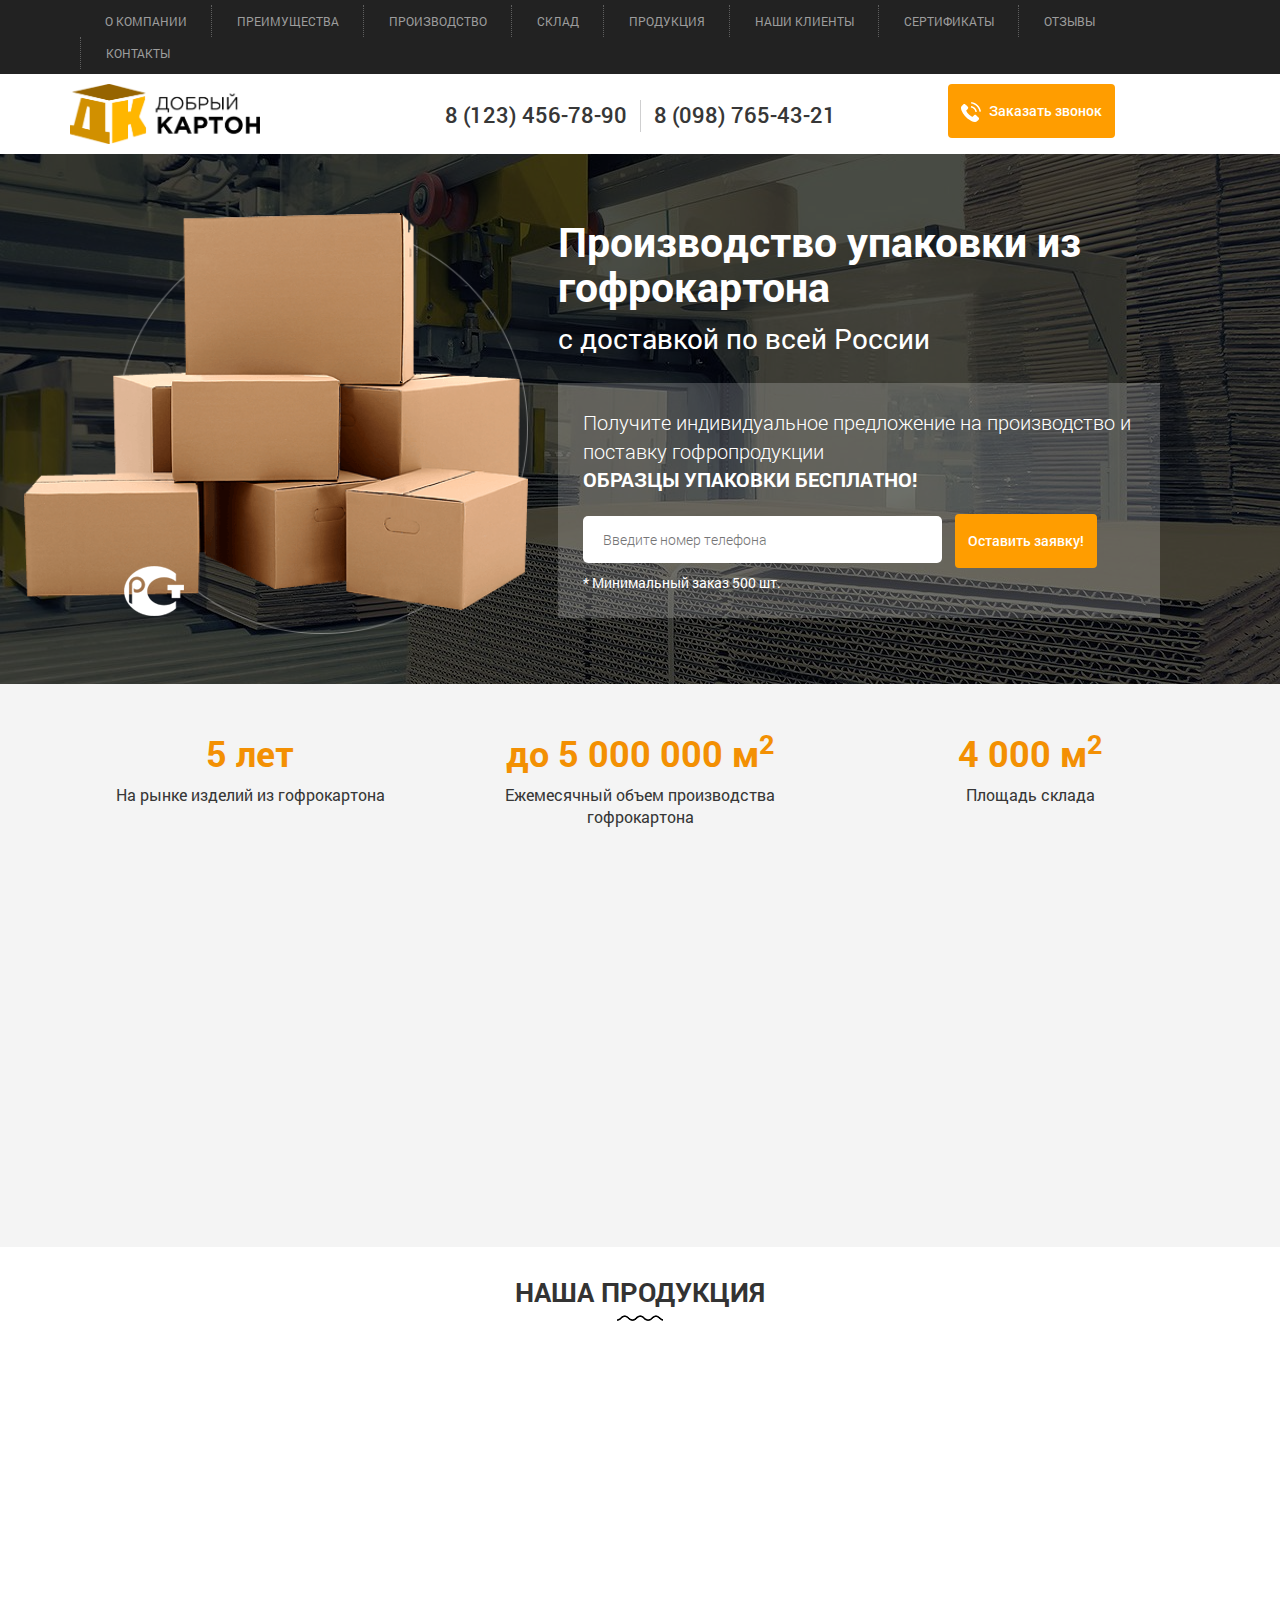
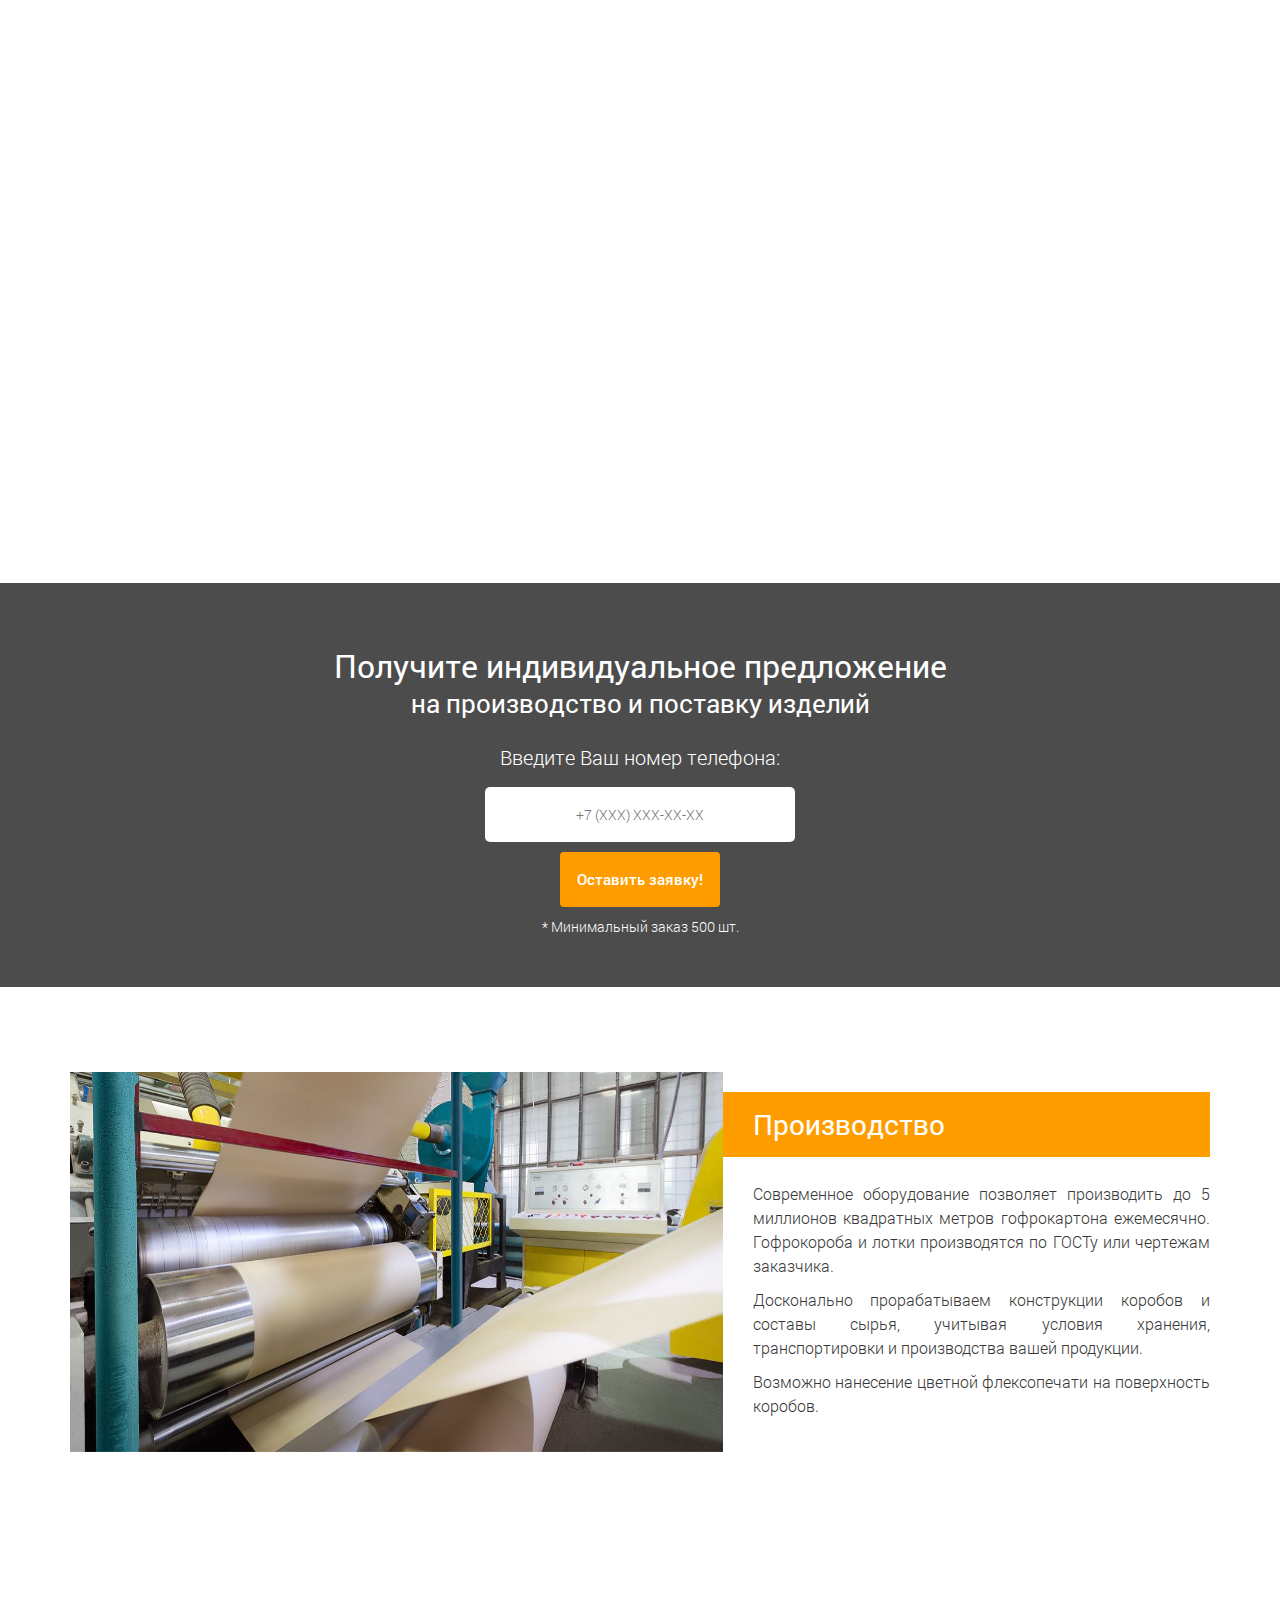
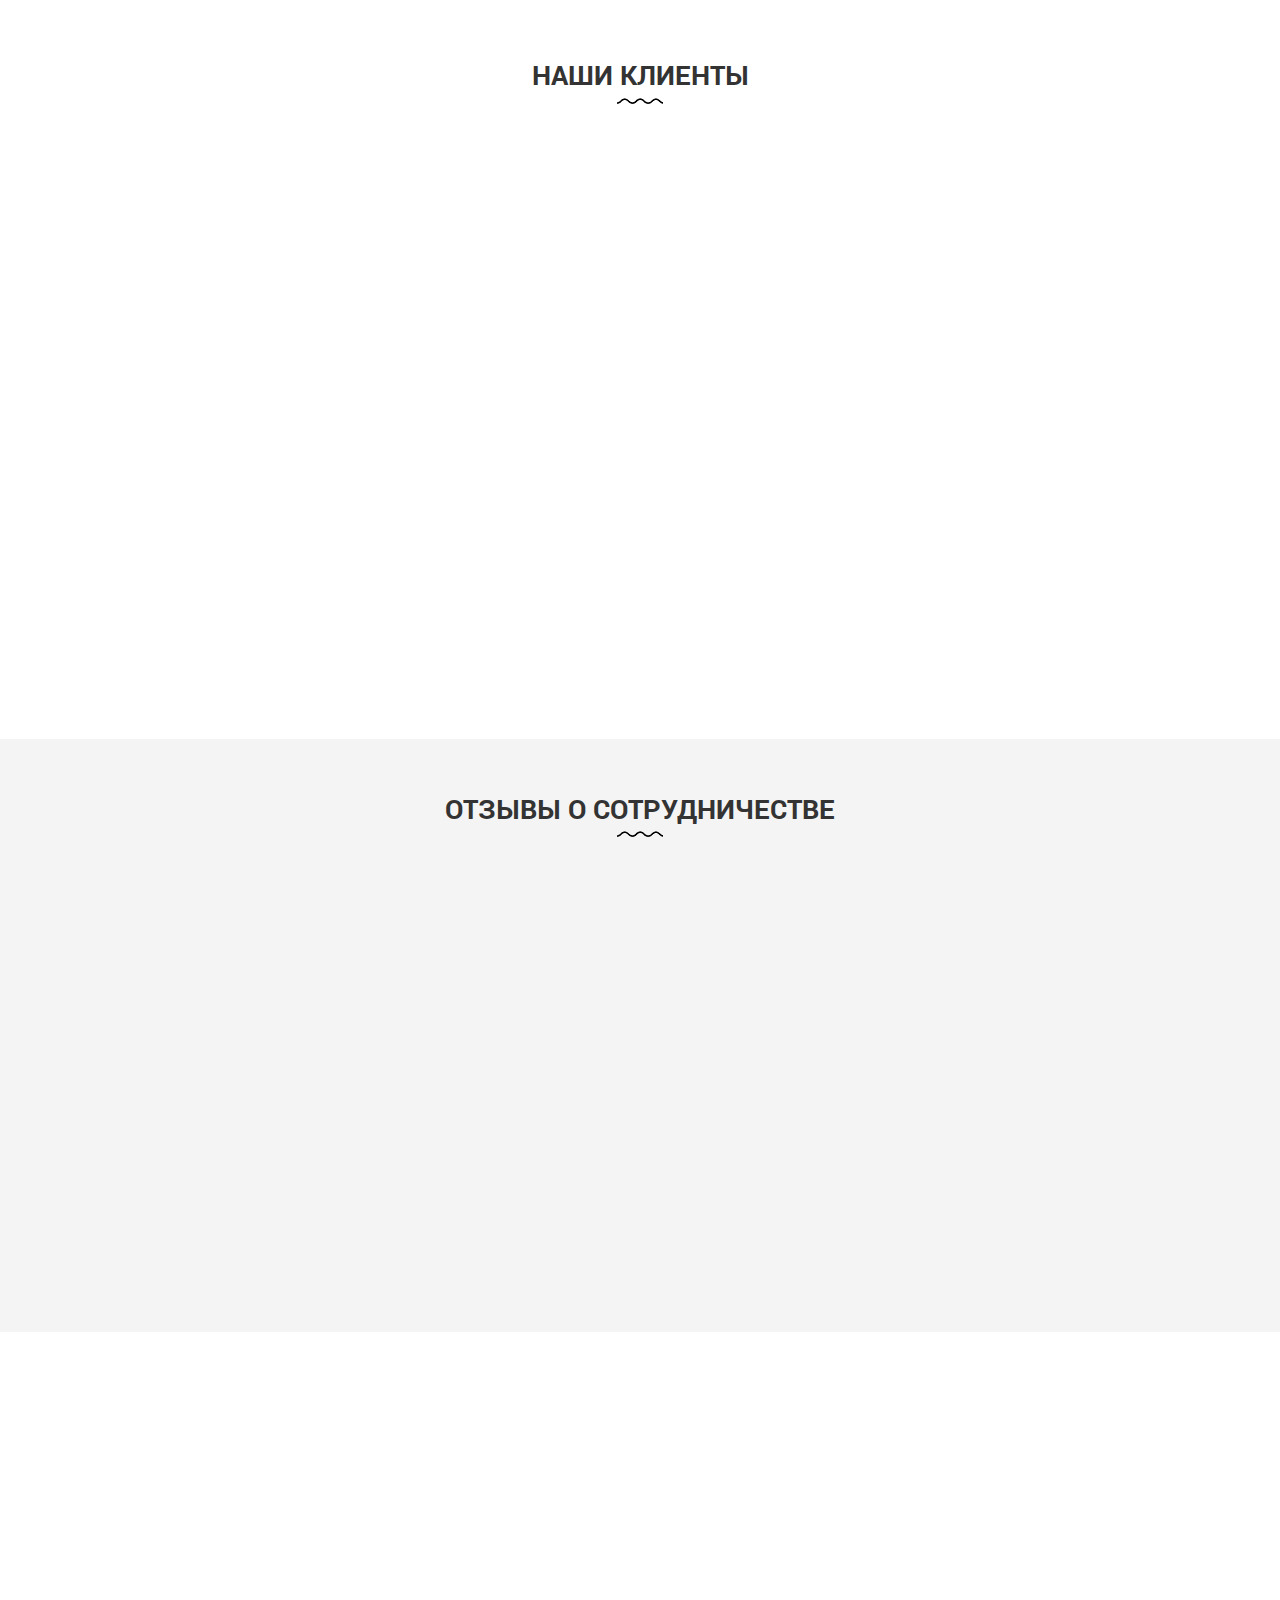
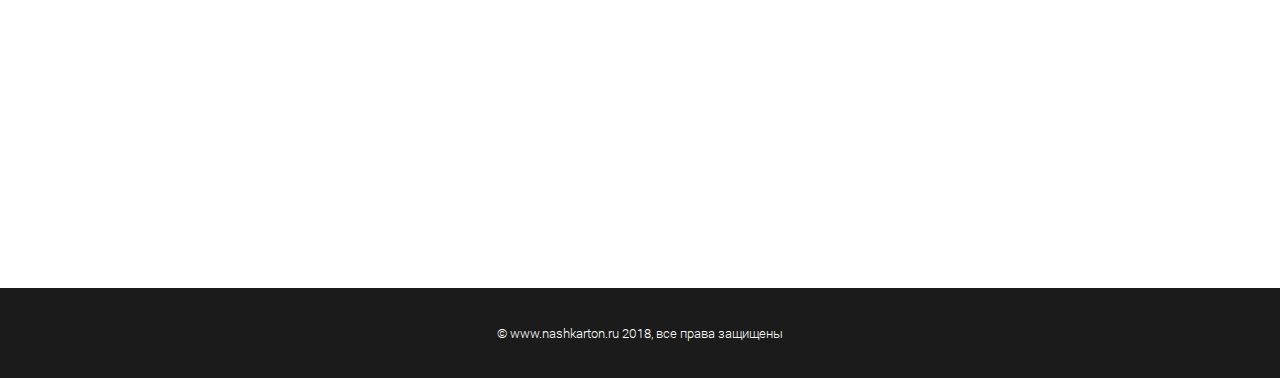
<file: projects/cardboard/index.html>
<!DOCTYPE html>
<html lang="ru">
  <head>
    <meta charset="utf-8">
    <meta http-equiv="X-UA-Compatible" content="IE=edge">
    <meta name="viewport" content="width=device-width, initial-scale=1">
    <title>Наш Картон</title>
		 <link rel="shortcut icon" href="favicon.ico" type="image/png">
		 					<!-- Styles -->
 
    <!-- Bootstrap core CSS -->
    <link rel="stylesheet" href="css/bootstrap.min.css">
        <!-- Custom CSS -->
    <link rel="stylesheet" href="css/style.css">
    <!-- Animate CSS -->
   	<link rel="stylesheet" href="css/animate.css">
   				<!-- Add Slick Slider CSS -->
				<link rel="stylesheet" href="slick/slick.css">
				<link rel="stylesheet" href="slick/slick-theme.css">
  </head>

  <body>
<header>
		<!-- Menu -->
		<nav class="navbar navbar-inverse">
			<div class="container">
				<div class="navbar-default navbar-header">
					<button type="button" class="navbar-toggle collapsed" data-toggle="collapse" data-target="#bs-navbar-collapse" aria-expanded="false">
					<span class="sr-only">Toggle navigation</span>
					<span class="icon-bar"></span>
					<span class="icon-bar"></span>
					<span class="icon-bar"></span>
					</button>
					<div class="navbar-call">
						<div class="navbar-img">
							<img src="img/header/logo-mobile.svg" alt="Логотип">
						</div>
						<div class="navbar-phones">
								<p>8 (347) <span>271-54-28</span></p>
								<p>8 (937) <span>363-30-00</span></p>
						</div>
						<div class="navbar-handset">
							<div class="navbar-handset-img btn-order">
								<img src="img/header/call.svg" alt="Телефонная трубка">
							</div>
						</div>
					</div>
				</div>
				<!--nav links, forms, and other content for toggling -->
				<div class="collapse navbar-collapse" id="bs-navbar-collapse">
					<ul class="nav navbar-nav">
						<li><a class="slowly" href="#main">О компании</a></li>
						<li><a class="slowly" href="#triggers">Преимущества</a></li>
						<li><a class="slowly" href="#make">Производство</a></li>
						<li><a class="slowly" href="#offer">Склад</a></li>
						<li><a class="slowly" href="#production">Продукция</a></li>
						<li><a class="slowly" href="#clients">Наши клиенты</a></li>
						<li><a class="slowly" href="#feedback">Сертификаты</a></li>
						<li><a class="slowly" href="#feedback">Отзывы</a></li>
						<li><a class="slowly" href="#contacts">Контакты</a></li>
					</ul>
				</div>
			</div>
		</nav>

		<div class="header-content">
			<div class="container">
				<div class="row">
					<div class="col-sm-3 col-md-3">
						
							<a href="#" class="logo">
								<img src="img/header/logo.png" alt="Наш картон">
							</a>
						
					</div>
					<div class="col-sm-6 col-md-6 header-phones">
						<a	href="tel:8123456789" class="header-phone">8 (123) 456-78-90</a>
						<span class="header-vertical-line"></span>
						<a href="tel:8987654321" class="header-phone">8 (098) 765-43-21</a>
							
						
					</div>
					<div class="col-sm-3 col-md-3">
						
							
								<button class="btn btn-order">
								Заказать звонок
								</button>
							
						
					</div>
				</div>
			</div>
		</div>
	</header>

	<!-- main block -->
	<main id="main" class="main">
		<div class="main-overlay">
			<div class="container">
				<div class="row">
					<div class="hidden-xs col-sm-5">
						<div class="main-boxes">
							<img src="img/main/round.png" alt="Окружность" class="main-boxes-1 wow fadeInUp">
							<img src="img/main/boxes.png" alt="Коробки" class="main-boxes-2 wow fadeInLeft">
							<img src="img/main/symbol.png" alt="Символ" class="main-boxes-3 wow fadeInRight">
						</div>
					</div>
					<div class="col-sm-7">
						
							
								<div class="main-header">
									<h1>Производство упаковки из гофрокартона</h1>
									<p>с доставкой по всей России</p>
								</div>
								<form class="bid main-form" action="#" method="POST">
									<p>Получите индивидуальное предложение на производство и поставку гофропродукции<br><span>Образцы упаковки бесплатно!</span></p>
									<input id="phone_1" name="user_phone" type="tel" required placeholder="Введите номер телефона">
									<button class="btn btn-bid" type="submit">Оставить заявку!</button>
									<span class="text-small">* Минимальный заказ 500 шт.</span>
								</form>
							
						
					</div>
				</div>
			</div>
		</div>
	</main>

	<!-- triggers block -->
	<section id="triggers" class="triggers">
		<div class="container">

			<div class="row">
				<div class="col-sm-4">
					<div class="triggers-content">
						<h2>5 лет</h2>
						<p>На рынке изделий из гофрокартона</p>
					</div>	
				</div>
				<div class="col-sm-4">
					<div class="triggers-content">
						<h2>до 5 000 000 м<sup>2</sup></h2>
						<p>Ежемесячный объем производства гофрокартона</p>
					</div>	
				</div>
				<div class="col-sm-4">
					<div class="triggers-content">
						<h2>4 000 м<sup>2</sup></h2>
						<p>Площадь склада</p>
					</div>	
				</div>
			</div>

			<div class="row">
				<div class="col-sm-6 col-md-4">
					<div class="triggers-box wow fadeInUp" data-wow-delay="0.1s" data-wow-offset="150">
						
							<div class="triggers-box-img">
								<img src="img/triggers/01.png" alt="Производство">
							</div>
							<div class="triggers-box-body">
								<h5>Производство</h5>
								<p>4 технологические линии спо- собны выполнить любой заказ любой сложности</p>
							</div>
						
					</div>
				</div>
				<div class="col-sm-6 col-md-4">
					<div class="triggers-box wow fadeInUp" data-wow-delay="0.2s" data-wow-offset="150">
						
						  <div class="triggers-box-img">
						  	<img src="img/triggers/02.png" alt="Производство">						    
						  </div>
						  <div class="triggers-box-body">
						  	<h5>Бесплатные образцы</h5>
						  	<p>Бесплатно делаем образцы гофроупаковки - это помогает заранее увидеть упаковку</p>
						  </div>
						
					</div>
				</div>
				<div class="col-sm-6 col-md-4">
					<div class="triggers-box wow fadeInUp" data-wow-delay="0.3s" data-wow-offset="150">
						
						  <div class="triggers-box-img">
						  	<img src="img/triggers/03.png" alt="Производство">						    
						  </div>
						  <div class="triggers-box-body">
						  	<h5>Стабильное качество</h5>
						  	<p>Собственная лаборатория кон- тролирует качество на каждом этапе производства</p>
						  </div>
						
					</div>
				</div>
				<div class="col-sm-6 col-md-4">
					<div class="triggers-box wow fadeInUp" data-wow-delay="0.1s" data-wow-offset="150">
						
						  <div class="triggers-box-img">
						  	<img src="img/triggers/04.png" alt="Производство">						    
						  </div>
						  <div class="triggers-box-body">
						  	<h5>Страховой запас</h5>
						  	<p>Можем хранить запас гофро- продукции на своих складах и поставлять его партиями</p>
						  </div>
						
					</div>
				</div>
				<div class="col-sm-6 col-md-4">
					<div class="triggers-box wow fadeInUp" data-wow-delay="0.2s" data-wow-offset="150">
						
						  <div class="triggers-box-img">
						  	<img src="img/triggers/05.png" alt="Производство">						    
						  </div>
						  <div class="triggers-box-body">
						  	<h5>Флексопечать</h5>
						  	<p>Возможно нанесение вашего  логотипа, текста или мани- пуляционных знаков</p>
						  </div>
						
					</div>
				</div>
				<div class="col-sm-6 col-md-4">
					<div class="triggers-box wow fadeInUp" data-wow-delay="0.3s" data-wow-offset="150">
						
						  <div class="triggers-box-img">
						  	<img src="img/triggers/06.png" alt="Производство">						    
						  </div>
						  <div class="triggers-box-body">
						  	<h5>Гидрофобные добавки</h5>
						  	<p>На производстве реализована технология, которая позволяет гофрокартону стать прочнее</p>
						  </div>
						
					</div>
				</div>
			</div>

		</div>
	</section>

	<!-- production block -->
	<section id="production" class="production">
		<div class="container">

			<div class="section-header">
				<h2>Наша продукция</h2>

			</div>

			<div class="row">

				<div class="col-xs-12 col-sm-6 production-content wow fadeInLeft" data-wow-offset="300">
					<div class="production-content-img">
						<img src="img/production/01.jpg" alt="Box">
					</div>
						<h4>Гофрокороб 4-х клапанный</h4>
						<div class="production-btn">
							<button class="btn btn-more">Подробнее</button>
							<button class="btn btn-bid">Получить расчёт</button>
						</div>
					
				</div>

				<div class="col-xs-12 col-sm-6 production-content wow fadeInRight" data-wow-offset="300">
					
						<div class="production-content-img">
							<img src="img/production/02.jpg" alt="Box">
						</div>
						<h4>Гофролоток</h4>
						<div class="production-btn">
							<button class="btn btn-more">Подробнее</button>
							<button class="btn btn-bid">Получить расчёт</button>
						</div>
					
				</div>
			
					<div class="col-xs-12 col-sm-6 production-content wow fadeInLeft" data-wow-offset="300">
					
						<div class="production-content-img">
							<img src="img/production/03.jpg" alt="Box">
						</div>
						<h4>Гофрокороб самосборный (сложная высечка)</h4>
						<div class="production-btn">
							<button class="btn btn-more">Подробнее</button>
							<button class="btn btn-bid">Получить расчёт</button>
						</div>
				
				</div>

				<div class="col-xs-12 col-sm-6 production-content wow fadeInRight" data-wow-offset="300">
					
						<div class="production-content-img">
							<img src="img/production/04.jpg" alt="Box">
						</div>
						<h4>Листовой гофрокартон</h4>
						<div class="production-btn">
							<button class="btn btn-more">Подробнее</button>
							<button class="btn btn-bid">Получить расчёт</button>
						</div>
					
				</div>
				</div>

			
		</div>
	</section>
	
	<!-- offer block -->
	<section id="offer" class="offer">
			
		<div class="offer-overlay">
			<div class="container">
				<div class="offer-form">
					<form class="bid" action="mailer/smart.php" method="POST">
						<h2>Получите индивидуальное предложение<br>
						<span>на производство и поставку изделий</span>
						</h2>
						<p>Введите Ваш номер телефона:</p>
						<input id="phone_2" name="user_phone" type="tel" required placeholder="+7 (XXX) XXX-XX-XX">
						<button class="btn btn-bid" type="submit">Оставить заявку!</button>
						<small>* Минимальный заказ 500 шт.</small>
					</form>
				</div>
			</div>
		</div>
	
	</section>

	<!-- make block -->
	<section id="make" class="making">
		<div class="h2-mobile">
			<h2>Производство</h2>
		</div>
		<div class="container">
			<div class="row">
				<div class="visible-xs">
					<div class="making-content">
						<p>Современное оборудование позволяет производить до 5 миллионов квадратных метров гофрокартона ежемесячно. Гофрокороба и лотки производятся по ГОСТу или чертежам заказчика.</p>
						<p>Досконально прорабатываем конструкции коробов и составы сырья, учитывая условия хранения, транспортировки и производства вашей продукции.</p>
						<p>Возможно нанесение цветной флексопечати на поверхность коробов.</p>
					</div>
				</div>
				<div class="col-xs-12 col-sm-7">
					<div class="making-slider-for">
						<div class="making-slider-for-block">
							<img src="img/making/01.jpg" alt="Slider-img">
						</div>
						<div class="making-slider-for-block">
							<img src="img/making/02.jpg" alt="Slider-img">
						</div>
						<div class="making-slider-for-block">
							<img src="img/making/03.jpg" alt="Slider-img">
						</div>
						<div class="making-slider-for-block">
							<img src="img/making/04.jpg" alt="Slider-img">
						</div>
						<div class="making-slider-for-block">
							<img src="img/making/05.jpg" alt="Slider-img">
						</div>
						<div class="making-slider-for-block">
							<img src="img/making/06.jpg" alt="Slider-img">
						</div>
					</div>

					<div class="making-slider-nav hidden-xs wow fadeInUp" data-wow-delay="0.1s" data-wow-offset="150">
						<div class="making-slider-nav-block">
							<img src="img/making/01.jpg" alt="Slider-img">
						</div>
						<div class="making-slider-nav-block">
							<img src="img/making/02.jpg" alt="Slider-img">
						</div>
						<div class="making-slider-nav-block">
							<img src="img/making/03.jpg" alt="Slider-img">
						</div>
						<div class="making-slider-nav-block">
							<img src="img/making/04.jpg" alt="Slider-img">
						</div>
						<div class="making-slider-nav-block">
							<img src="img/making/05.jpg" alt="Slider-img">
						</div>
						<div class="making-slider-nav-block">
							<img src="img/making/06.jpg" alt="Slider-img">
						</div>
					</div>

				</div>
				<div class="hidden-xs col-sm-5">
					<div class="making-content">
						<h2>Производство</h2>
						<p>Современное оборудование позволяет производить до 5 миллионов квадратных метров гофрокартона ежемесячно. Гофрокороба и лотки производятся по ГОСТу или чертежам заказчика.</p>
						<p>Досконально прорабатываем конструкции коробов и составы сырья, учитывая условия хранения, транспортировки и производства вашей продукции.</p>
						<p>Возможно нанесение цветной флексопечати на поверхность коробов.</p>
					</div>
				</div>
			</div>
		</div>
	</section>

	<!-- clients block -->
	<section id="clients" class="clients">
		<div class="container">

			<div class="section-header">
				<h2>Наши клиенты</h2>

			</div>

			<div class="row">
				<div class="col-xs-6 col-sm-4 clients-wrapper col-md-3 wow bounceIn" data-wow-offset="250">
					
						<div class="clients-img clients-img-01"></div>
					
				</div>
				<div class="col-xs-6 col-sm-4 col-md-3 clients-wrapper wow bounceIn" data-wow-offset="250">
					
						<div class="clients-img clients-img-02"></div>
					
				</div>
				<div class="col-xs-6 col-sm-4 col-md-3 clients-wrapper wow bounceIn" data-wow-offset="250">
					
						<div class="clients-img clients-img-03"></div>
					
				</div>
				<div class="col-xs-6 col-sm-4 col-md-3 clients-wrapper wow bounceIn" data-wow-offset="250">
					
						<div class="clients-img clients-img-04"></div>
					
				</div>
				<div class="col-xs-6 col-sm-4 col-md-3 clients-wrapper wow bounceIn" data-wow-offset="250">
					
						<div class="clients-img clients-img-05"></div>
					
				</div>
				<div class="col-xs-6 col-sm-4 col-md-3 clients-wrapper wow bounceIn" data-wow-offset="250">
					
						<div class="clients-img clients-img-06"></div>
					
				</div>
				<div class="col-xs-6 col-sm-4 col-md-3 clients-wrapper wow bounceIn" data-wow-offset="250">
					
						<div class="clients-img clients-img-07"></div>
					
				</div>
				<div class="col-xs-6 col-sm-4 col-md-3 clients-wrapper wow bounceIn" data-wow-offset="250">
					
						<div class="clients-img clients-img-08"></div>
					
				</div>
				<div class="col-xs-6 col-sm-4 col-md-3 clients-wrapper wow bounceIn" data-wow-offset="250">
					
						<div class="clients-img clients-img-09"></div>
					
				</div>
				<div class="col-xs-6 col-sm-4 col-md-3 clients-wrapper wow bounceIn" data-wow-offset="250">
					
						<div class="clients-img clients-img-10"></div>
					
				</div>
				<div class="col-xs-6 col-sm-4 col-md-3 clients-wrapper wow bounceIn" data-wow-offset="250">
					
						<div class="clients-img clients-img-11"></div>
					
				</div>
				<div class="col-xs-6 col-sm-4 col-md-3 clients-wrapper wow bounceIn" data-wow-offset="250">
					
						<div class="clients-img clients-wrapper clients-img-12"></div>
					
				</div>
			</div>

		</div>
	</section>


	<!-- feedback block -->
	<section id="feedback" class="feedback">
		<div class="container">

			<div class="section-header">
				<h2>Отзывы о сотрудничестве</h2>
			</div>

			<div class="row">
				<div class="col-xs-12">

					<div class="feedback-slider wow flipInX" data-wow-offset="250">
						<div class="feedback-slider-block">
							<img src="img/feedback/01.jpg" alt="Slider-img">
						</div>
						<div class="feedback-slider-block">
							<img src="img/feedback/02.jpg" alt="Slider-img">
						</div>
						<div class="feedback-slider-block">
							<img src="img/feedback/03.jpg" alt="Slider-img">
						</div>
						<div class="feedback-slider-block">
							<img src="img/feedback/04.jpg" alt="Slider-img">
						</div>
						<div class="feedback-slider-block">
							<img src="img/feedback/05.jpg" alt="Slider-img">
						</div>
						<div class="feedback-slider-block">
							<img src="img/feedback/06.jpg" alt="Slider-img">
						</div>
					</div>

				</div>
			</div>
		</div>	
	</section>

	<!-- contacts block -->
		<section id="contacts" class="contacts">
			<div class="container-fluid">
				<div class="row">
					<div class="col-sm-4 col-xs-12">
						<div class="contacts-content wow bounceInLeft" data-wow-offset="250">
							<div class="contacts-address">
								<img src="img/contacts/01.svg" alt="">
								<h2>Адрес офиса:</h2>
								<p>г. Москва, ул. Салтыковская, 8</p>
								<h2>Адрес склада:</h2>
								<p>г. Москва, ул. 9-го Мая, 12</p>
							</div>
							<div class="contacts-phone">
								<img src="img/contacts/02.svg" alt="">
								<h2>Тел. отдела продаж:</h2>
								<p>8 (123) 456-78-90</p>
								<p>8 (987) 654-32-10</p>
								<button class="btn btn-order">Заказать звонок</button>
							</div>
							<div class="contacts-email">
								<img src="img/contacts/03.svg" alt="">
								<h2>E-mail:</h2>
								<a href="#"><p>nashkarton@gmail.com</p></a>
							</div>
						</div>
					</div>
					<div class="col-xs-12">
						<div class="contacts-map">
							<iframe src="https://www.google.com/maps/embed?pb=!1m18!1m12!1m3!1d143791.0177679787!2d37.49640872241043!3d55.728363407314085!2m3!1f0!2f0!3f0!3m2!1i1024!2i768!4f13.1!3m3!1m2!1s0x414aca1632ca7897%3A0x10fb2094eed67b09!2z0JHQmNCaINCf0KLQmg!5e0!3m2!1sru!2sru!4v1538993777037" width="100%" height="550px" frameborder="0" style="border:0" allowfullscreen></iframe>
						</div>
					</div>
				</div>
			</div>
		</section>

	<!-- Footer -->
	<footer class="footer">
		<p>© www.nashkarton.ru 2018, все права защищены</p>
	</footer>

		<!-- Modal windows -->
	<!-- The message is sent -->
	<div class="popup-thanks">
		<div class="popup-thanks-dialog">
			<div class="popup-thanks-content">
				<button class="popup-thanks-close">&times;</button>
				<h4 class="popup-thanks-header">
				Спасибо за обращение
				</h4>
				<br>
				<p>Мы свяжемся с Вами<br>в ближайшее время!</p>
			</div>
		</div>
	</div>

	<!-- Feedback form -->
	<div class="popup-feedback">
		<div class="popup-feedback-dialog">
			<div class="popup-feedback-content">
				<button class="popup-feedback-close">&times;</button>
				<h4 class="popup-feedback-header">
				Форма обратной связи
				</h4>
				<form class="bid" action="mailer/smart.php" method="POST">
					<p>Получите индивидуальное предложение</p>
					<span>на производство и поставку изделий</span>
					<p class="light">Введите ваш номер телефона:</p>
					<input id="phone_3" name="user_phone" type="tel" required placeholder="+7 (ХХХ) ХХХ-ХХ-ХХ">
					<button class="btn btn-bid" type="submit">Оставить заявку!</button>
					<small>* Минимальный заказ 500 шт.</small>
				</form>
			</div>
		</div>
	</div>

	<!-- More form -->
	<div class="popup-more">
		<div class="popup-more-dialog">
			<div class="container">
						<div class="popup-more-content">
							<button class="popup-more-close">&times;</button>
							<h4 class="popup-more-header hidden-xs">
							Гофрокороб самосборный (сложная высечка)
							</h4>

								<div class="popup-more-content-text hidden-xs">				
									<p><strong>Гофрокороб самосборный</strong> – вид упаковки из гофрокартона, которые представляют собой высеченный по чертежу гофролист. При сборке таких коробов нет необходимости применять дополнительные материалы (как клей, скотч, скобы), что удобно для открывания-закрывания гофрокороба без потери внешнего вида упаковки из картона. Еще одно их достоинство – они очень легко собираются, практически не требуя усилий. Для производства самосборных коробов требуется изготовление плоских либо ротационных штанцевальных форм по чертежам, предоставленных заказчиком. При заказе таких коробов важно указать три размера: длина (L) х ширина (B) х высота (h). Размеры указываются внутренние, выраженные в миллиметрах. В случае отсутствия у заказчика чертежей на изготовление самосборного короба, либо еще не выбран тип короба, специалисты компании «Добрый картон» предложат подходящий тип короба и разработают чертежи для изготовления в дальнейшем штанцевальных форм. Распространённые типы самосборных коробов – короб с крышкой на фиксаторах, лотки с отрытым верхом, короба типа «телевизор», гофроподдоны, короба по типу «крышка - дно», телескопические короба, короба оберточного типа. «Добрый картон» изготавливает гофрокороба самосборные из 3-х слойного гофрокартона от Т21 до Т27 марки профиля С (высота профиля 4 мм), бурого и белого цветов, с нанесением двухцветной флексопечати на поверхность коробов (например логотипов, текста, манипуляционных знаков). Упаковываются обычно короба в пачки по 20 шт. По желанию заказчика может быть поставка в паллетах, обвязка стрейч - пленкой и стяжка стреппинг-лентой.</p>
								</div>

<div class="popup-more-content-text visible-xs">
	<div class="panel-group" id="accordion" role="tablist" aria-multiselectable="true">
	  <div class="panel panel-default">
	    <div class="panel-heading" role="tab" id="headingOne">
	      <h4 class="panel-title">
	        <a role="button" data-toggle="collapse" data-parent="#accordion" href="#collapseOne" aria-expanded="true" aria-controls="collapseOne">
	          Гофрокороб самосборный (сложная высечка)
	        </a>
	      </h4>
	    </div>
	    <div id="collapseOne" class="panel-collapse collapse" role="tabpanel" aria-labelledby="headingOne">
	      <div class="panel-body">
	        <p><strong>Гофрокороб самосборный</strong> – вид упаковки из гофрокартона, которые представляют собой высеченный по чертежу гофролист. При сборке таких коробов нет необходимости применять дополнительные материалы (как клей, скотч, скобы), что удобно для открывания-закрывания гофрокороба без потери внешнего вида упаковки из картона. Еще одно их достоинство – они очень легко собираются, практически не требуя усилий. Для производства самосборных коробов требуется изготовление плоских либо ротационных штанцевальных форм по чертежам, предоставленных заказчиком. При заказе таких коробов важно указать три размера: длина (L) х ширина (B) х высота (h). Размеры указываются внутренние, выраженные в миллиметрах. В случае отсутствия у заказчика чертежей на изготовление самосборного короба, либо еще не выбран тип короба, специалисты компании «Добрый картон» предложат подходящий тип короба и разработают чертежи для изготовления в дальнейшем штанцевальных форм. Распространённые типы самосборных коробов – короб с крышкой на фиксаторах, лотки с отрытым верхом, короба типа «телевизор», гофроподдоны, короба по типу «крышка - дно», телескопические короба, короба оберточного типа. «Добрый картон» изготавливает гофрокороба самосборные из 3-х слойного гофрокартона от Т21 до Т27 марки профиля С (высота профиля 4 мм), бурого и белого цветов, с нанесением двухцветной флексопечати на поверхность коробов (например логотипов, текста, манипуляционных знаков). Упаковываются обычно короба в пачки по 20 шт. По желанию заказчика может быть поставка в паллетах, обвязка стрейч - пленкой и стяжка стреппинг-лентой.</p>
	      </div>
	    </div>
	  </div>
	</div>
</div>



			<!-- Popup-more Triggers-blocks -->

							<div class="popup-more-content-triggers">
								<div class="row">
									<div class="col-sm-6 col-md-4">
										<div class="popup-more-content-triggers-box">
											<div class="media">
												<div class="media-left">
													<img src="img/more/01.png" alt="Производство">
												</div>
												<div class="media-body">
													<h5>Собственное производство</h5>
												</div>
											</div>
										</div>
									</div>
									<div class="col-sm-6 col-md-4">
										<div class="popup-more-content-triggers-box">
											<div class="media">
											  <div class="media-left">
											  	<img src="img/more/02.png" alt="Производство">						    
											  </div>
											  <div class="media-body">
											  	<h5>Стабильное качество по ГОСТу</h5>
											  </div>
											</div>
										</div>
									</div>
									<div class="col-sm-6 col-md-4">
										<div class="popup-more-content-triggers-box">
											<div class="media">
											  <div class="media-left">
											  	<img src="img/more/03.png" alt="Производство">						    
											  </div>
											  <div class="media-body">
											  	<h5>Доставка по всей России</h5>
											  </div>
											</div>
										</div>
									</div>
									<div class="col-sm-6 col-md-4">
										<div class="popup-more-content-triggers-box">
											<div class="media">
											  <div class="media-left">
											  	<img src="img/more/04.png" alt="Производство">						    
											  </div>
											  <div class="media-body">
											  	<h5>Бесплатное создание образцов</h5>
											  </div>
											</div>
										</div>
									</div>
									<div class="col-sm-6 col-md-4">
										<div class="popup-more-content-triggers-box">
											<div class="media">
											  <div class="media-left">
											  	<img src="img/more/05.png" alt="Производство">						    
											  </div>
											  <div class="media-body">
											  	<h5>Нанесение флексопечати</h5>
											  </div>
											</div>
										</div>
									</div>
									<div class="col-sm-6 col-md-4">
										<div class="popup-more-content-triggers-box">
											<div class="media">
											  <div class="media-left">
											  	<img src="img/more/06.png" alt="Производство">						    
											  </div>
											  <div class="media-body">
											  	<h5>Страховой запас гофрокартона на нашем складе</h5>
											  </div>
											</div>
										</div>
									</div>
								</div>
							</div>
							<form class="bid" action="mailer/smart.php" method="POST">
								<p>Получите индивидуальное предложение</p>
								<span>на производство и поставку изделий</span>
								<p class="light">Введите ваш номер телефона:</p>
								<input id="phone_4" name="user_phone" type="tel" required placeholder="+7 (ХХХ) ХХХ-ХХ-ХХ">
								<button class="btn btn-bid" type="submit">Оставить заявку!</button>
								<small>* Минимальный заказ 500 шт.</small>
							</form>

						</div>

			</div>
		</div>
	</div>



				<!-- Scripts -->
    <script src="js/jquery-3.3.1.min.js"></script>
    <script src="js/bootstrap.min.js"></script>

    <script src="js/jquery.maskedinput.min.js"></script>
    <script src="js/wow.min.js"></script>
			<!-- Add libJS Slick Slider -->
			<script src="slick/slick.min.js"></script>
			<script src="js/main.js"></script>

		
  </body>
</html>
</file>
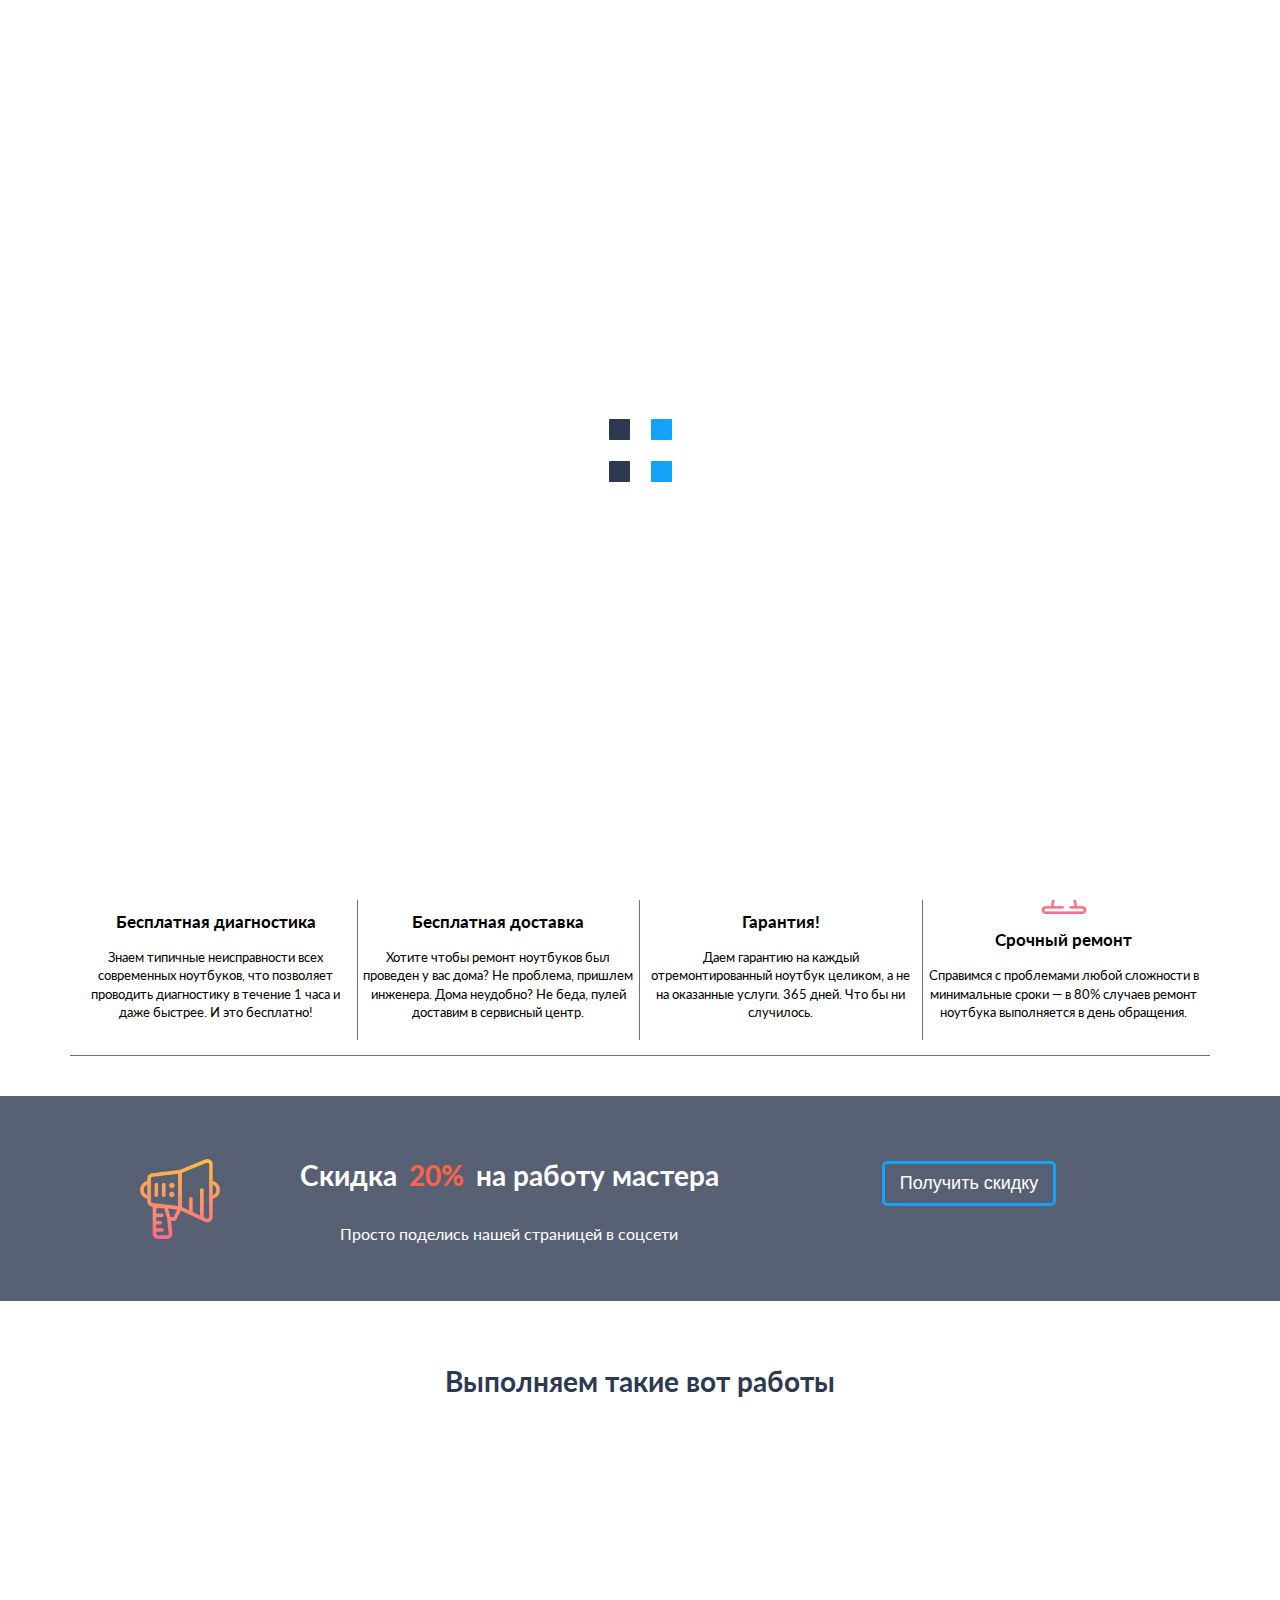
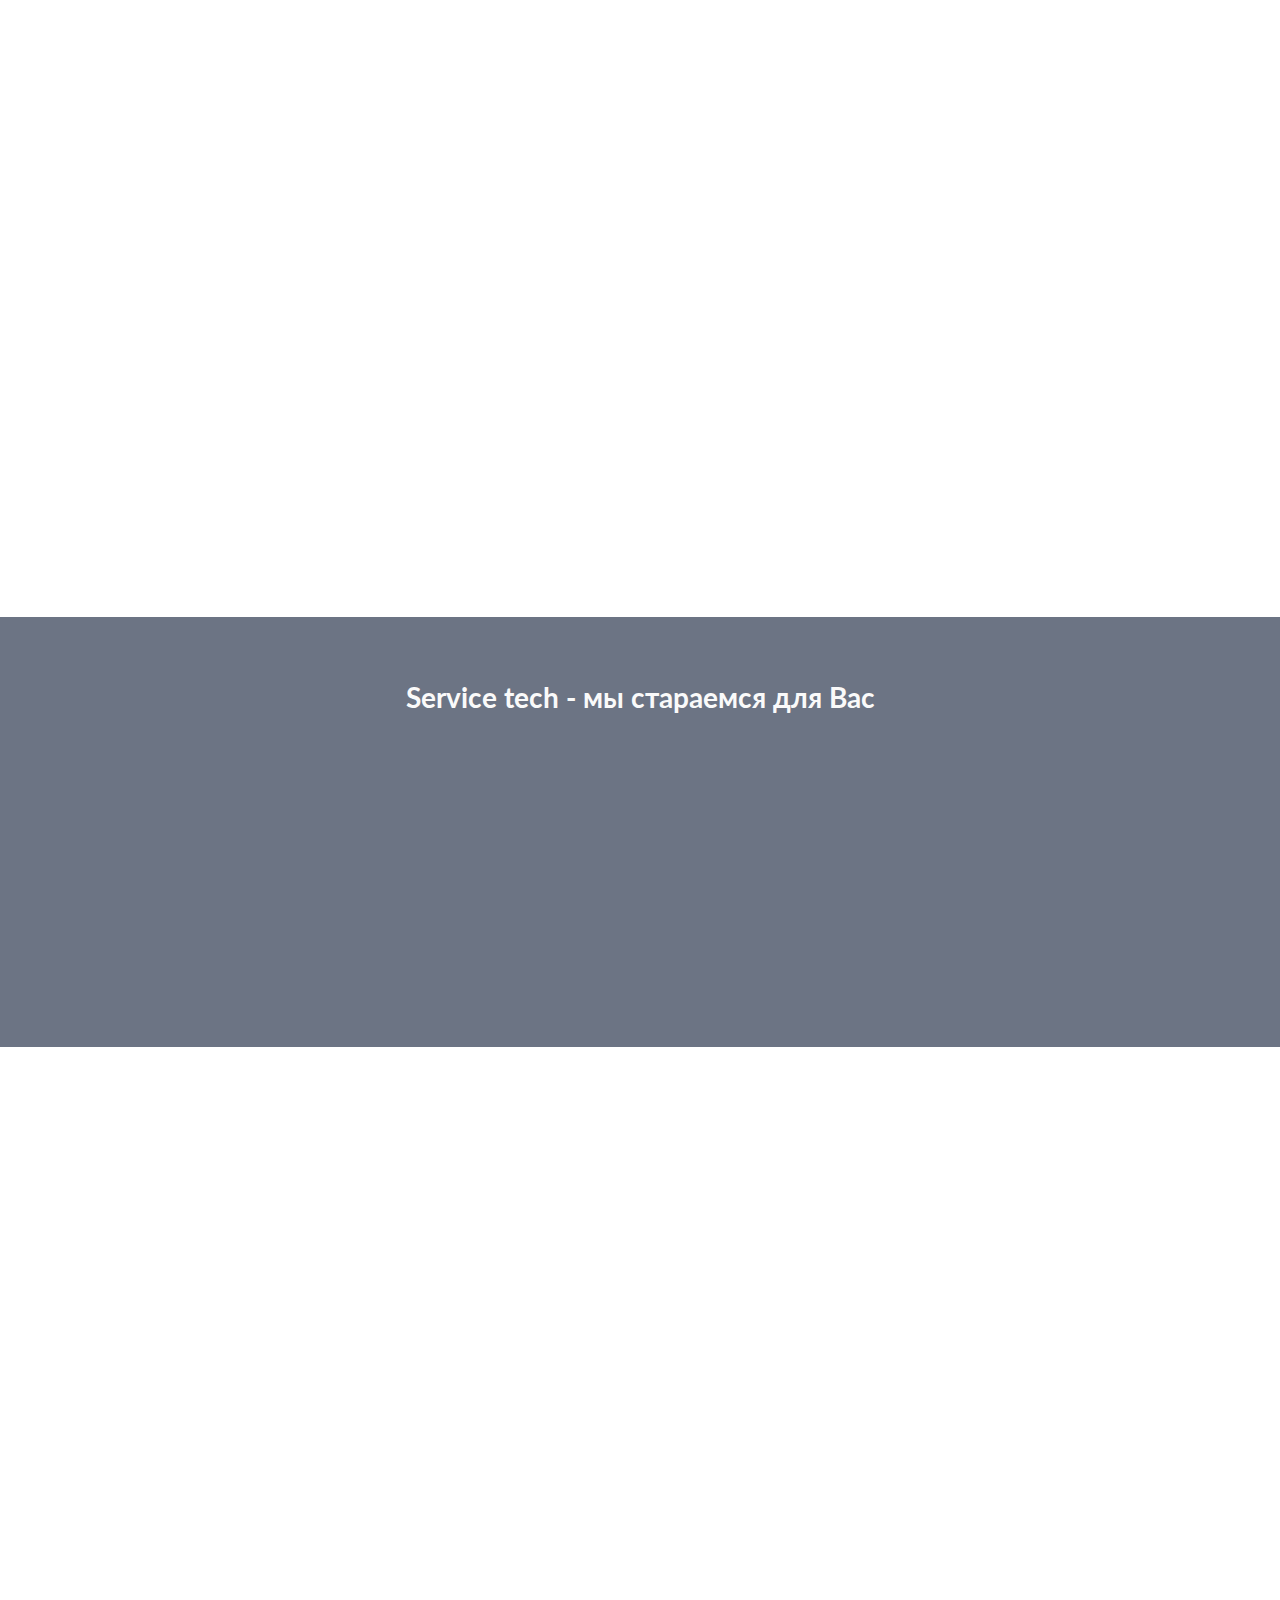
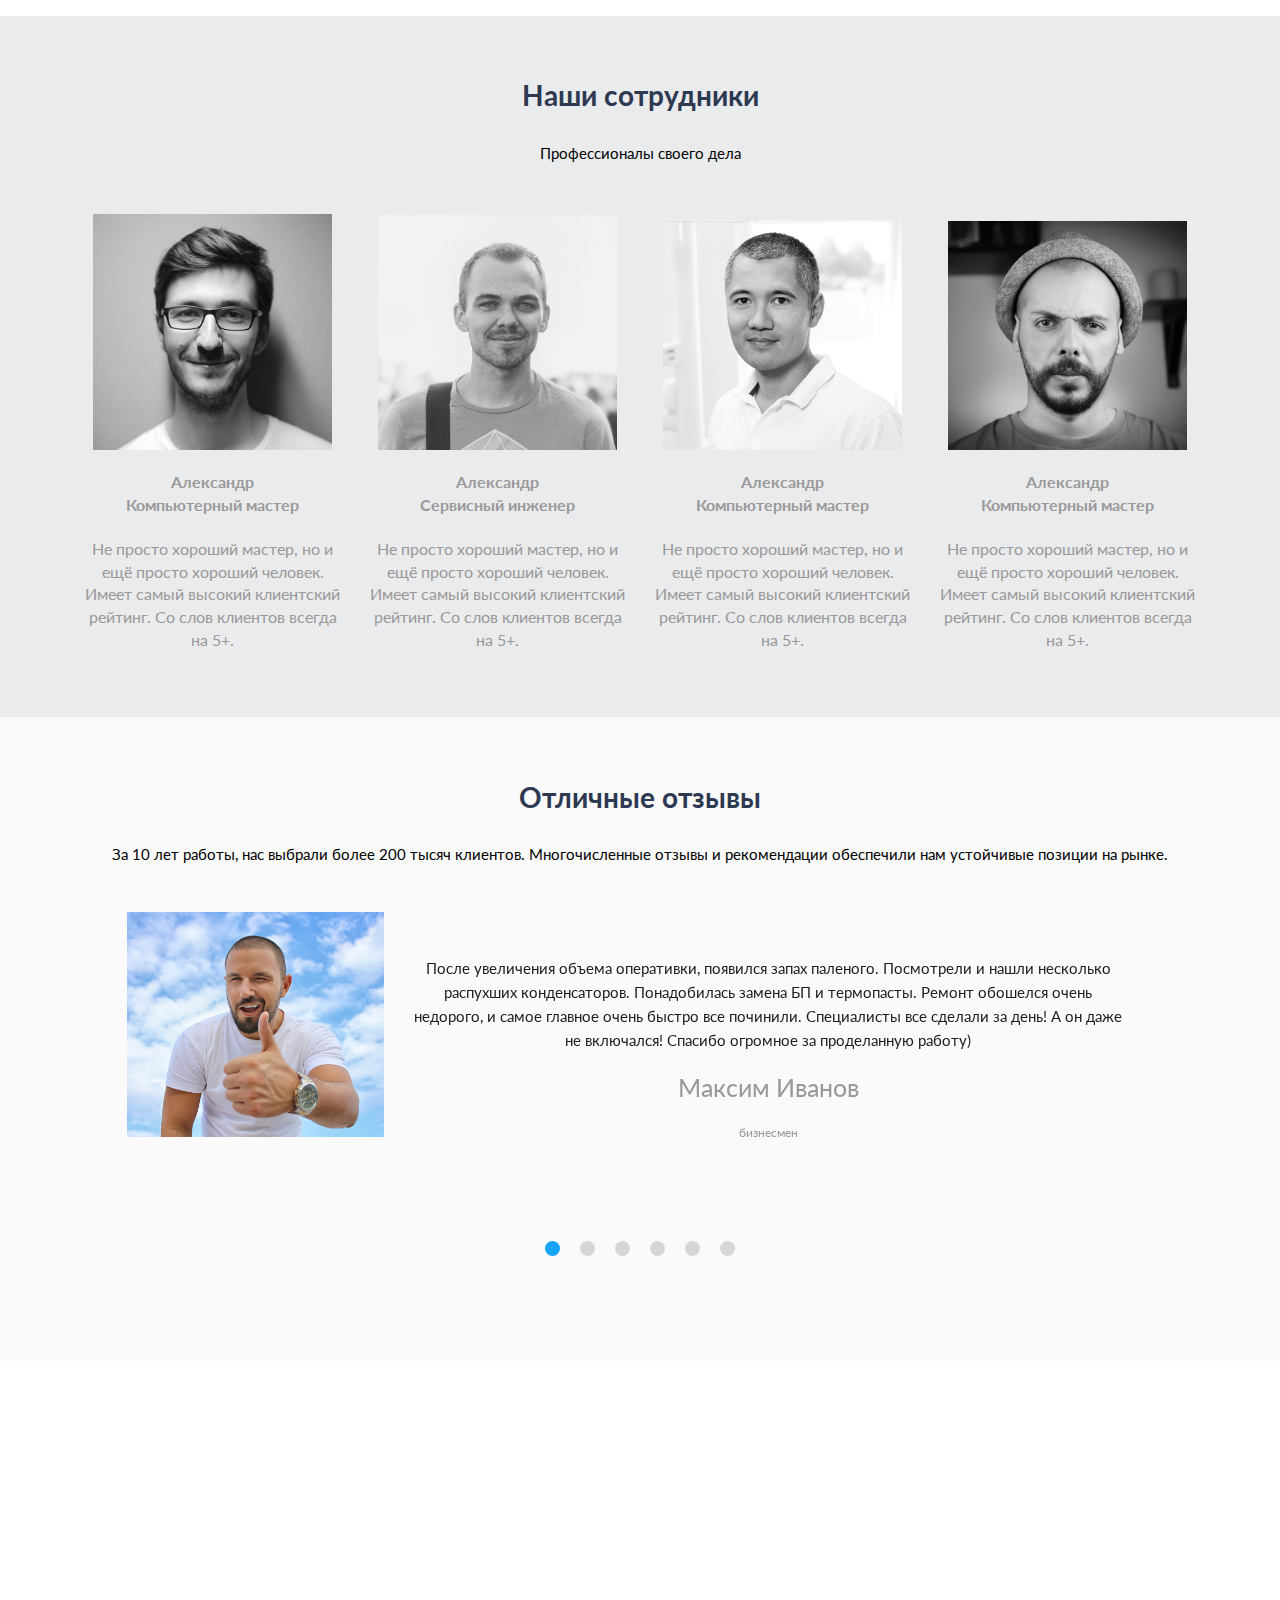
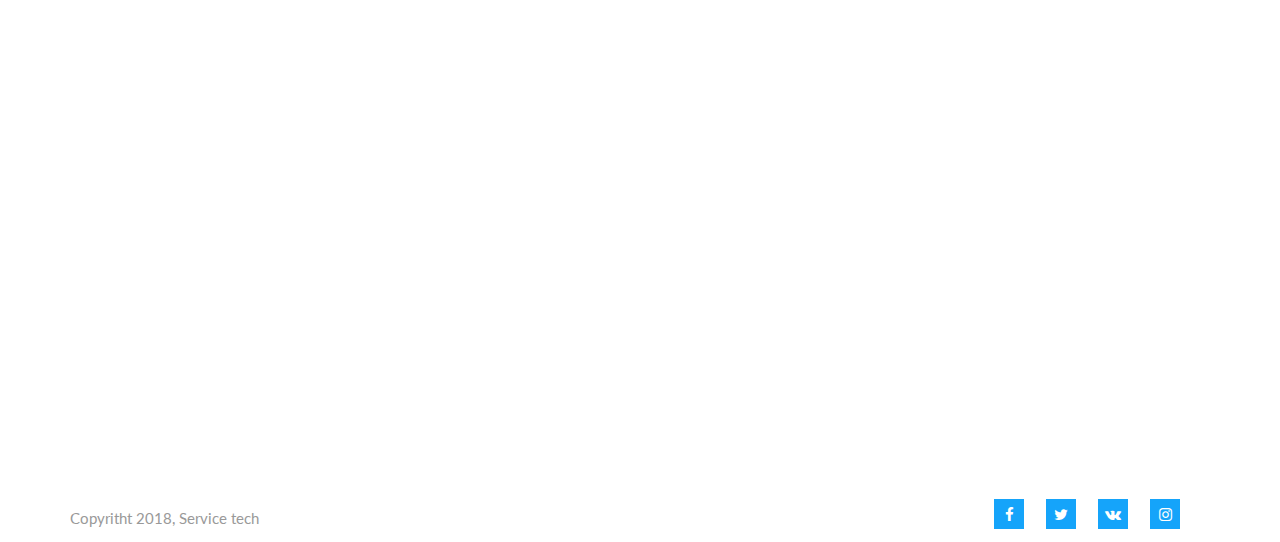
<file: projects/service-tech/index.html>
<!DOCTYPE html>
<html lang="ru">

<head>
    <title>Ремонт и настройка ноутбуков</title>
    <!-- META TAGS -->
    <meta charset="UTF-8">
    <meta name="viewport" content="width=device-width, initial-scale=1.0">
    <meta http-equiv="X-UA-Compatible" content="IE=edge, chrome=1">
    <link rel="shortcut icon" type="image/x-icon" href="assets/img/logo.ico">
    <meta name="description" content="Описание">

    <!-- STYLES -->
    <link href="https://fonts.googleapis.com/css?family=Lato:300,400,700,900" rel="stylesheet">
    <link rel="stylesheet" href="assets/css/preloader.css">
    <link href="assets/css/normalize.css" rel="stylesheet" type="text/css">
    <link rel="stylesheet" href="assets/css/animate.css">
    <link rel="stylesheet" href="https://cdnjs.cloudflare.com/ajax/libs/font-awesome/4.7.0/css/font-awesome.min.css">
    <link href="assets/css/main.css" rel="stylesheet" type="text/css">
    <link href="assets/css/media.css" rel="stylesheet" type="text/css">
    <link rel="stylesheet" href="assets/css/owl.carousel.min.css">
    <link rel="stylesheet" href="assets/css/owl.theme.default.min.css">



</head>

<body>
    <!-- preloader -->
    <div class="preloader">
        <div class="cssload-spin-box"></div>
    </div> 
    <!-- preloader -->
    <div class="top">
        <div class="top-info">
            <div class="container clearfix">
                <div class="top-info__contact">
                    <span class="top-info__tel">
		<i class="fa fa-phone"></i> 8(7495) 88-00-88
</span>
                    <span class="top-info__email">
		<i class="fa fa-envelope" aria-hidden="true"></i> <a href="#">info@servicetech.com</a>
</span>
<span class="top-info__adress">
		<i class="fa fa-map-marker" aria-hidden="true"></i>г. Москва, ул. Тверская, д. 8 стр. 1</span>

                     <span class="top-info__jobtime">
                            <i class="fa fa-clock-o" aria-hidden="true"></i> 
                        Режим работы: с 9.00 - 21.00 без выходных</span>
                </div>
            </div>
        </div>
        <div class="top-nav">
            <div class="container clearfix">
                <div class="logo">
                    <img src="assets/img/logo.png" alt="logo" class="logo__img">
                    <p class="logo__text">Service tech</p>
                </div>

                <ul class="socials">
                        <li class="social__item">
                            <a href="#" class="social__link socials__link--fb"><i class="fa fa-facebook" aria-hidden="true"></i></a>
                        </li>
                        <li class="social__item ">
                            <a href="#" class="social__link socials__link--tw"><i class="fa fa-twitter" aria-hidden="true"></i></a>
                        </li>
                        <li class="social__item">
                            <a href="#" class="social__link socials__link--vk"><i class="fa fa-vk" aria-hidden="true"></i></a></li>
                        <li class="social__item ">
                            <a href="#" class="social__link socials__link--in"><i class="fa fa-instagram" aria-hidden="true"></i></a>
                        </li>
                    </ul>
            </div>
        </div>
    </div>
    <!-- header -->
    <header class="header">
        <div class="header-container">
            <img src="assets/img/bg/header.jpg" alt="">
            <div class="header__overlay"></div>
        </div>
        <div class="header__content">
            <div class="container">
                <h1 class="header__title">Срочный ремонт ноутбуков,<br> нетбуков и ультрабуков</h1>
                <p class="header__slogan">Диагностика и ремонт ноутбуков любых марок.</p>
                <p class="header__slogan"> У нас работают опытные специалисты с профильным образованием и квалификацией.</p>
                <button class="btn"> <a href="">Бесплатный звонок</a></button>
                <div class="arrow"></div>
            </div>
        </div>
    </header>

    <!-- content -->

    <section class="content">
        <div class="container">
            <h2 class="section__title">
                Нам можно доверить ноутбук
            </h2>

            <ul class="content__list">
                <li class="content__item">
                    <div class="content__icon">
                        <img src="assets/img/content/1.png" alt="">
                    </div>
                    <h2 class="content__title">Бесплатная диагностика</h2>
                    <p class="content__text">Знаем типичные неисправности всех современных ноутбуков, что позволяет проводить диагностику в течение 1 часа и даже быстрее. И это бесплатно!</p>
                </li>
                <li class="content__item">
                    <div class="content__icon">
                        <img src="assets/img/content/2.png" alt="">
                    </div>
                    <h2 class="content__title">Бесплатная доставка</h2>
                    <p class="content__text">Хотите чтобы ремонт ноутбуков был проведен у вас дома? Не проблема, пришлем инженера. Дома неудобно? Не беда, пулей доставим в сервисный центр.</p>
                </li>
                <li class="content__item">
                    <div class="content__icon">
                        <img src="assets/img/content/3.png" alt="">
                    </div>
                    <h2 class="content__title">Гарантия!</h2>
                    <p class="content__text">Даем гарантию на каждый отремонтированный ноутбук целиком, а не на оказанные услуги. 365 дней. Что бы ни случилось.</p>
                </li>
                <li class="content__item">
                    <div class="content__icon">
                        <img src="assets/img/content/4.png" alt="">
                    </div>
                    <h2 class="content__title">Срочный ремонт</h2>
                    <p class="content__text">Справимся с проблемами любой сложности в минимальные сроки — в 80% случаев ремонт ноутбука выполняется в день обращения.
                    </p>
                </li>
            </ul>
        </div>
    </section>

<!-- discount-->
<section class="discount">
    <div class="container">
        <div class="discount__icon">
            <img src="assets/img/discount.png" alt="">
        </div>
        <div class="discount__content">

            <h2 class="discount__title">Скидка <span>20%</span> на работу мастера</h2>

            <p class="discount__text">Просто поделись нашей страницей в соцсети</p>
        </div>
        <div class="discount__share">
            <button class="btn discount__btn">Получить скидку</button>
        </div>
    </div>

</section>
<!-- discount-->
    <!-- services-->
    <section class="services">
        <h2 class="section__title">Выполняем такие вот работы</h2>
        <ul class="services__box container clearfix anim-block">

            <li class="services__item">
                <img src="assets/img/services/services1.png" alt="" class="services__img--one">
                <h3 class="services__title">Диагностика</h3>
                <p class="services__text">Мы отправим курьера, который бесплатно отвезет ноутбук, где будет проведена соответствующая диагностика <br/>и установлена причинанеприятностей.</p>
            </li>
            <li class="services__item">
                <img src="assets/img/services/services2.png" alt="" class="services__img--one">
                <h3 class="services__title">Модернизация</h3>
                <p class="services__text">Ноутбуки, как и обычные компьютеры, можно модернизировать. Например, увеличить объем оперативной памяти или жесткого диска, установить более мощный центральный процессор.
                </p>

            </li>
            <li class="services__item services__offset">
                <img src="assets/img/services/services3.png" alt="" class="services__img--one">
                <h3 class="services__title">Ремонт</h3>
                <p class="services__text">Мы занимаемся ремонт ноутбуков любой сложности практически всех фирм производителей, от замены матрицы и клавиатуры до ремонта материнских плат ноутбуков.</p>
            </li>
            <li class="services__item services__offset">
                <img src="assets/img/services/services4.png" alt="" class="services__img--one">
                <h3 class="services__title">Восстановление</h3>
                <p class="services__text">Успех восстановления работоспособности ноутбука во многом зависит от оперативности предпринятых мер. Чем быстрее ноутбук попадет в квалифицированные руки, тем больше шансов на успех!</p>
            </li>
            <li class="services__item services__offset">
                <img src="assets/img/services/services5.png" alt="" class="services__img--one">
                <h3 class="services__title">Замена</h3>
                <p class="services__text">Некоторые комплектующие при ремонте ноутбуков требуют замены. Широкий ассортимент запасных частей в наличие на складе нашего сервиса позволяет сократить время ремонта до минимума.</p>
            </li>
            <li class="services__item services__offset">
                <img src="assets/img/services/services6.png" alt="" class="services__img--one">
                <h3 class="services__title">Установка</h3>
                <p class="services__text">У ноутбуков иногда возникают проблемы с программным обеспечением. Наши специалисты помогут решить их, а также произвести установку любых нужных вам программ.</p>
            </li>
        </ul>

    </section>
    <!-- services-->
    

    <!-- some facts-->
    <section class="facts">
        <div class="container">
        <h2 class="section__title facts__title">Service tech - мы стараемся для Вас</h2>
        <ul class="facts__list anim-block">
            <li class="fact__item">
                <img class="fact__img" src="assets/img/facts/like.png" height="24" width="24" />
                <div class="fact__counter fact__counter--like">0</div>
                <span class="fact__text">ноутбуков чиним каждый месяц</span>
            </li>
            <li class="fact__item">
                <img class="fact__img" src="assets/img/facts/code.png" height="24" width="24" />
                <div class="fact__counter fact__counter--code">0</div>
                <span class="fact__text">всего отзывов получено</span>
            </li>
            <li class="fact__item">
                <img class="fact__img" src="assets/img/facts/clock.png" height="24" width="24" />
                <div class="fact__counter fact__counter--time">0</div>
                <span class="fact__text">Диагностик проведено</span>
            </li>
            <li class="fact__item">
                <img class="fact__img" src="assets/img/facts/coffee.png" height="24" width="24" />
                <div class="fact__counter fact__counter--coffee">0</div>
                <span class="fact__text">довольных клиентов</span>
            </li>
        </ul>
    </div>
    </section>
    <!-- some facts-->
    <!-- price-->
    <section class="prices anim-block">
        <div class="container">
            <h2 class="section__title">Цены на ремонт и обслуживание ноутбуков</h2>
            <p class="section__text">Если интересующей вас услуги нет в прайс-листе — позвоните нам, мы сможем вам помочь.</p>
            <table class="price__content">
                <tbody>
                    <tr>
                        <th>Услуга</th>
                        <th class="price__value">Стоимость</th>
                        <th class="price__warranty">Гарантия</th>
                        <th></th>
                    </tr>
                    <tr>
                        <td>Удаление вирусов / установка антивируса / установка программ</td>
                        <td class="price__value">от 490 руб.</td>
                        <td class="price__warranty">1 год</td>
                        <td class="price__order"><a href="#">Заказать</a></td>
                    </tr>
                    <tr>
                        <td>Замена матрицы / клавиатуры / шлейфа</td>
                        <td class="price__value">590 руб.</td>
                        <td class="price__warranty">1 год</td>
                        <td class="price__order"><a href="#">Заказать</a></td>
                    </tr>
                    <tr>
                        <td>Замена CD / DVD / HDD / оперативной памяти / клавиш клавиатуры</td>
                        <td class="price__value">499 руб.</td>
                        <td class="price__warranty">1 год</td>
                        <td class="price__order"><a href="#">Заказать</a></td>
                    </tr>
                    <tr>
                        <td>Замена конвертора / инвертора / батарейки BIOS / корпусных деталей / процессора)</td>
                        <td class="price__value">1199 руб.</td>
                        <td class="price__warranty">1 год</td>
                        <td class="price__order"><a href="#">Заказать</a></td>
                    </tr>
                    <tr>
                        <td>Замена материнской платы / видео модуля / системы охлаждения / лампы подсветки</td>
                        <td class="price__value">1999 руб.</td>
                        <td class="price__warranty">1 год</td>
                        <td class="price__order"><a href="#">Заказать</a></td>
                    </tr>
                    <tr>
                        <td>Ремонт после залития</td>
                        <td class="price__value">2100 руб.</td>
                        <td class="price__warranty">1 год</td>
                        <td class="price__order"><a href="#">Заказать</a></td>
                    </tr>
                </tbody>
            </table>
        </div>
    </section>
    <!-- price-->
    <!-- staff-->
    <section class="staff">
        <div class="container">
            <h2 class="section__title">Наши сотрудники</h2>
            <p class="section__text">Профессионалы своего дела</p>
            <ul class="staff__list">
                <li class="staff__item">
                    <div class="staff__content">
                        <div class="staff__img">
                            <img src="assets/img/staff/staff-1.jpg" alt="">
                        </div>
                        <h4 class="staff__title">Александр <br>Компьютерный мастер</h4>
                        <p class="staff__text">Не просто хороший мастер, но и ещё просто хороший человек. Имеет самый высокий клиентский рейтинг. Со слов клиентов всегда на 5+.</p>
                    </div>
                </li>
                <li class="staff__item">
                    <div class="staff__content">
                        <div class="staff__img">
                            <img src="assets/img/staff/staff-2.jpg" alt="">
                        </div>
                        <h4 class="staff__title">Александр <br>Cервисный инженер</h4>
                        <p class="staff__text">Не просто хороший мастер, но и ещё просто хороший человек. Имеет самый высокий клиентский рейтинг. Со слов клиентов всегда на 5+.</p>
                    </div>
                </li>
                <li class="staff__item">
                    <div class="staff__content">
                        <div class="staff__img">
                            <img src="assets/img/staff/staff-3.jpg" alt="">
                        </div>
                        <h4 class="staff__title">Александр <br>Компьютерный мастер</h4>
                        <p class="staff__text">Не просто хороший мастер, но и ещё просто хороший человек. Имеет самый высокий клиентский рейтинг. Со слов клиентов всегда на 5+.</p>
                    </div>
                </li>
                <li class="staff__item">
                    <div class="staff__content">
                        <div class="staff__img">
                            <img src="assets/img/staff/staff-4.jpg" alt="">
                        </div>
                        <h4 class="staff__title">Александр <br>Компьютерный мастер</h4>
                        <p class="staff__text">Не просто хороший мастер, но и ещё просто хороший человек. Имеет самый высокий клиентский рейтинг. Со слов клиентов всегда на 5+.</p>
                    </div>
                </li>
            </ul>
        </div>
    </section>
    <!-- staff-->
    <!-- reviews-->
    <section class="reviews">
        <div class="container">
            <h2 class="section__title">Отличные отзывы</h2>
            <p class="section__text">За 10 лет работы, нас выбрали более 200 тысяч клиентов. Многочисленные отзывы и рекомендации обеспечили нам устойчивые позиции на рынке.</p>
        
        <div class=" owl-carousel anim-block">
            <div class="reviews-slider__item">
                    <div class="reviews__img">
                            <img src="assets/img/reviews/reviews-1.jpg" alt="">
                        </div>
                        <div class="reviews__content">
                                <p class="reviews__text">После увеличения объема оперативки, появился
                                        запах паленого. Посмотрели и нашли несколько распухших конденсаторов. 
                                        Понадобилась замена БП и термопасты. 
                                        Ремонт обошелся очень недорого, и самое главное очень быстро все починили.
                                        Специалисты все сделали за день! А он даже не включался! 
                                        Спасибо огромное за проделанную работу)</p>
                <h2 class="reviews__title">Максим Иванов</h2>
                <p class="reviews__subtitle">бизнесмен</p>
                
                    </div>
            </div>
            <div class="reviews-slider__item">
                <div class="reviews__img">
                    <img src="assets/img/reviews/reviews-2.jpg" alt="">
                </div>
                <div class="reviews__content">
                        <p class="reviews__text">После увеличения объема оперативки, появился
                                запах паленого. Посмотрели и нашли несколько распухших конденсаторов. 
                                Понадобилась замена БП и термопасты. 
                                Ремонт обошелся очень недорого, и самое главное очень быстро все починили.
                                Специалисты все сделали за день! А он даже не включался! 
                                Спасибо огромное за проделанную работу)</p>
                <h2 class="reviews__title">Анна Ковалева</h2>
                <p class="reviews__subtitle">дизайнер</p>
                
                    </div>
            </div>
            <div class="reviews-slider__item">
                    <div class="reviews__img">
                            <img src="assets/img/reviews/reviews-3.jpg" alt="">
                        </div>
                        <div class="reviews__content">
                                <p class="reviews__text">После увеличения объема оперативки, появился
                                        запах паленого. Посмотрели и нашли несколько распухших конденсаторов. 
                                        Понадобилась замена БП и термопасты. 
                                        Ремонт обошелся очень недорого, и самое главное очень быстро все починили.
                                        Специалисты все сделали за день! А он даже не включался! 
                                        Спасибо огромное за проделанную работу)</p>
                <h2 class="reviews__title">Максим Иванов</h2>
                <p class="reviews__subtitle">бизнесмен</p>
                    </div>
            </div>
            <div class="reviews-slider__item">
                    <div class="reviews__img">
                            <img src="assets/img/reviews/reviews-4.jpg" alt="">
                        </div>
                        <div class="reviews__content">
                                <p class="reviews__text">После увеличения объема оперативки, появился
                                        запах паленого. Посмотрели и нашли несколько распухших конденсаторов. 
                                        Понадобилась замена БП и термопасты. 
                                        Ремонт обошелся очень недорого, и самое главное очень быстро все починили.
                                        Специалисты все сделали за день! А он даже не включался! 
                                        Спасибо огромное за проделанную работу)</p>
                        <h2 class="reviews__title">Анна Ковалева</h2>
                        <p class="reviews__subtitle">дизайнер</p>
                            </div>
            </div>
            <div class="reviews-slider__item">
                    <div class="reviews__img">
                            <img src="assets/img/reviews/reviews-5.jpg" alt="">
                        </div>
                        <div class="reviews__content">
                                <p class="reviews__text">После увеличения объема оперативки, появился
                                        запах паленого. Посмотрели и нашли несколько распухших конденсаторов. 
                                        Понадобилась замена БП и термопасты. 
                                        Ремонт обошелся очень недорого, и самое главное очень быстро все починили.
                                        Специалисты все сделали за день! А он даже не включался! 
                                        Спасибо огромное за проделанную работу)</p>
                <h2 class="reviews__title">Максим Иванов</h2>
                <p class="reviews__subtitle">бизнесмен</p>
                    </div>
            </div>
            <div class="reviews-slider__item">
                    <div class="reviews__img">
                            <img src="assets/img/reviews/reviews-6.jpg" alt="">
                        </div>
                        <div class="reviews__content">
                                <p class="reviews__text">После увеличения объема оперативки, появился
                                        запах паленого. Посмотрели и нашли несколько распухших конденсаторов. 
                                        Понадобилась замена БП и термопасты. 
                                        Ремонт обошелся очень недорого, и самое главное очень быстро все починили.
                                        Специалисты все сделали за день! А он даже не включался! 
                                        Спасибо огромное за проделанную работу)</p>
                        <h2 class="reviews__title">Анна Ковалева</h2>
                        <p class="reviews__subtitle">дизайнер</p>
                            </div>
            </div>
        </div>
    </div>
    </section>
    <!-- reviews-->
    
    <!-- Stay with us-->
    <section class="submit anim-block">
            <div class="container">
            <h3 class="submit__title">Напишите нам</h3>
            <p class="submit__text">Мы перезвоним и запишем Вас на удобное для Вас время</p>
            <div class="main-form">
                <form class="form" action="#" method="post">
                    <input class="form__name" name="name" type="text" placeholder="Ваше имя">
                    <input class="form__phone" name="phone" type="tel" placeholder="8(***) ***-**-**">
                    <textarea class="form__comment" name="comment" placeholder="Ваше сообщение"></textarea>
                </form>
                <label class="check-form"><input class="check" type="checkbox"/>Подписаться на новости</label>
                <input class="btn btn-form" type="submit" name="submit" value="Отправить">
            </div>
        </div>

    </section>


    <footer class="footer clearfix">
        <div class="container">
            <p class="footer__copy">Copyritht 2018, Service tech</p>
            <ul class="footer__socials socials">
                    <li class="social__item">
                        <a href="#" class="social__link socials__link--fb"><i class="fa fa-facebook" aria-hidden="true"></i></a>
                    </li>
                    <li class="social__item ">
                        <a href="#" class="social__link socials__link--tw"><i class="fa fa-twitter" aria-hidden="true"></i></a>
                    </li>
                    <li class="social__item">
                        <a href="#" class="social__link socials__link--vk"><i class="fa fa-vk" aria-hidden="true"></i></a></li>
                    <li class="social__item ">
                        <a href="#" class="social__link socials__link--in"><i class="fa fa-instagram" aria-hidden="true"></i></a>
                    </li>
                </ul>
        </div>
    </footer>
    <div id="to__top" class="to__top"> <span>Наверх</span></div>
    <script src="assets/js/jquery-3.3.1.min.js"></script>
    <script src="assets/js/owl.carousel.min.js"></script>
    <script src="assets/js/animationCounter.min.js"></script>
    <script src="assets/js/jquery.viewportchecker.min.js"></script>
    <script src="assets/js/main.js"></script>
</body>

</html>
</file>
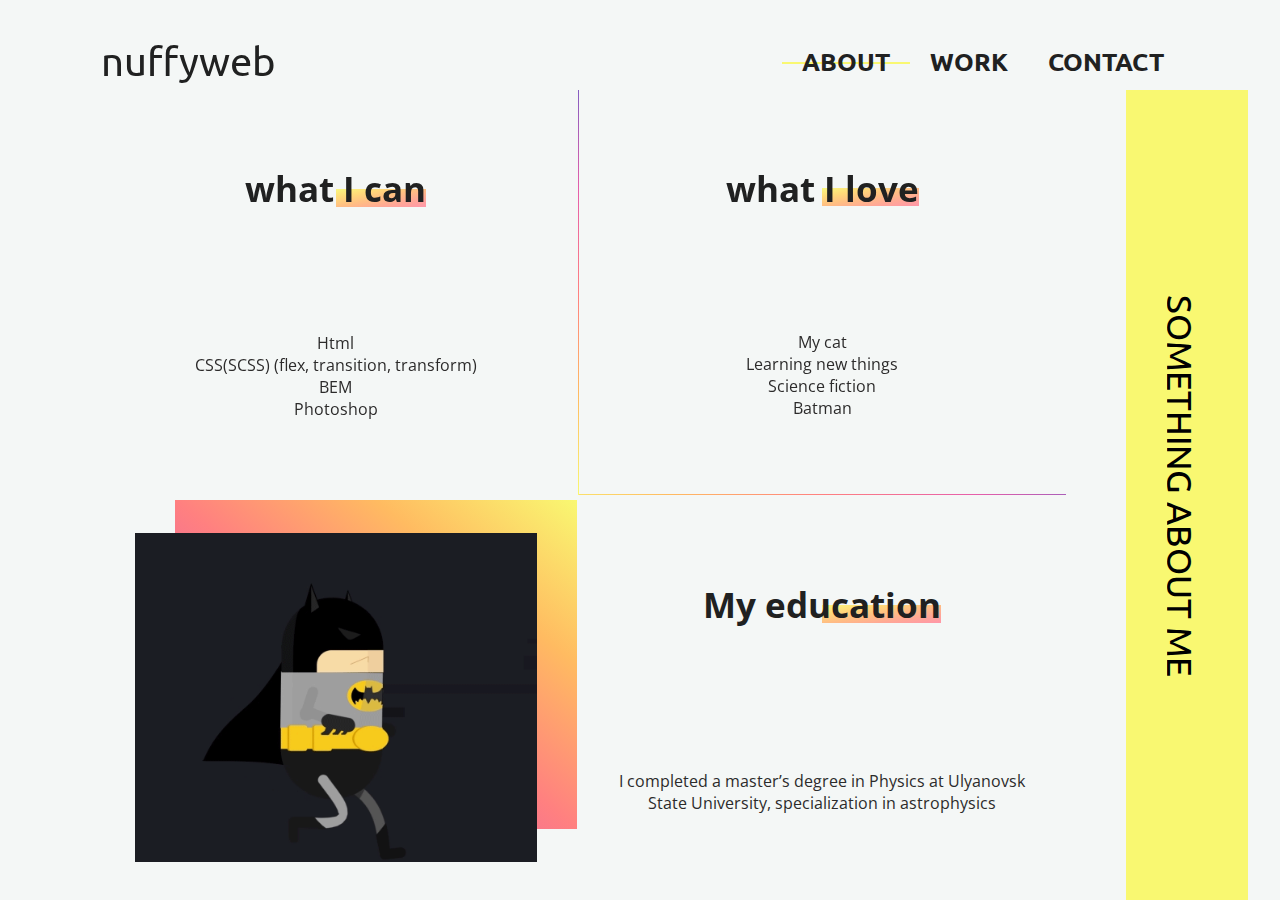
<file: projects/portfoliover1/about.html>
<!DOCTYPE html>
<html lang="en">
<head>
    <title>nuffyweb</title>
    <!-- META TAGS -->
    <meta charset="UTF-8">
    <meta content="width=device-width, initial-scale=1.0" name="viewport">
    <meta content="IE=edge" http-equiv="X-UA-Compatible">
    <link href="assets/img/favicon.ico" rel="shortcut icon" type="image/x-icon">
    <meta content="Описание" name="description">
    <!-- STYLES -->
    <link href="assets/css/all.css" rel="stylesheet" type="text/css">
    <link href="https://fonts.googleapis.com/css?family=Open+Sans:300,400,600,700,800|Ubuntu:300,400,500,700" rel="stylesheet">
</head>
<body>
<!-- about start -->
<section class="about" id="about">
    <!-- navigation start -->
    <nav class="nav nav-section nav-about" id="nav">
        <div class="nav__logo">
            <a class="nav__logo--front" href="/">nuffyweb</a>
            <a class="nav__logo--back" href="index.html">home</a>
        </div>
        <input type="checkbox" id="menu-toggle">
        <label for="menu-toggle" class="label-toggle">meownu</label>
        <ul class="nav__list">
            <li class="nav__item nav__item--home">
                <a class="nav__link" href="index.html">Home</a>
            </li>
            <li class="nav__item about__active">
                <a class="nav__link" href="">About</a>
            </li>

            <li class="nav__item work__hover">
                <a class="nav__link" href="work.html">Work</a>
            </li>

            <li class="nav__item contact__hover">
                <a class="nav__link" href="contact.html">Contact</a>
            </li>
        </ul>
    </nav>
    <!-- navigation end -->

    <div class="section__inner">
            <ul class="section__list about__list">
                <li class="section__item about__item">

                        <h3 class="about__title descp__title">
                            what I can
                        </h3>
                    <ul class="about__content">
                        <li class="section__text about__text">Html</li>
                        <li class="section__text about__text">CSS(SCSS) (flex, transition, transform)</li>
                        <li class="section__text about__text">BEM</li>
                        <li class="section__text about__text">Photoshop</li>
                    </ul>

                </li>

                <li class="section__item about__item">

                        <h3 class="about__title descp__title">
                            what I love
                        </h3>

                    <ul class="about__content">
                        <li class="section__text about__text">My cat</li>
                        <li class="section__text about__text">Learning new things</li>
                        <li class="section__text about__text">Science fiction</li>
                        <li class="section__text about__text">Batman</li>
                    </ul>


                </li>

                <li class="section__item about__item section__item--img">
                    <div class="section__img about__img">
                    </div>
                </li>

                <li class="section__item about__item">

                        <h3 class="about__title descp__title">
                            My education
                        </h3>
                    <ul class="about__content">
                        <li class="section__text about__text">I completed a master’s degree in Physics at Ulyanovsk State University, specialization in astrophysics </li>
                    </ul>
                </li>
            </ul>

        <div class="section__title about__bg">
            <svg class="svg-text" height="400" width="40">
                <text transform="rotate(90)" x="0" y="0">
                    something about me
                </text></svg>
        </div>
    </div>
</section>
<!-- about end -->
</body>
</html>
</file>
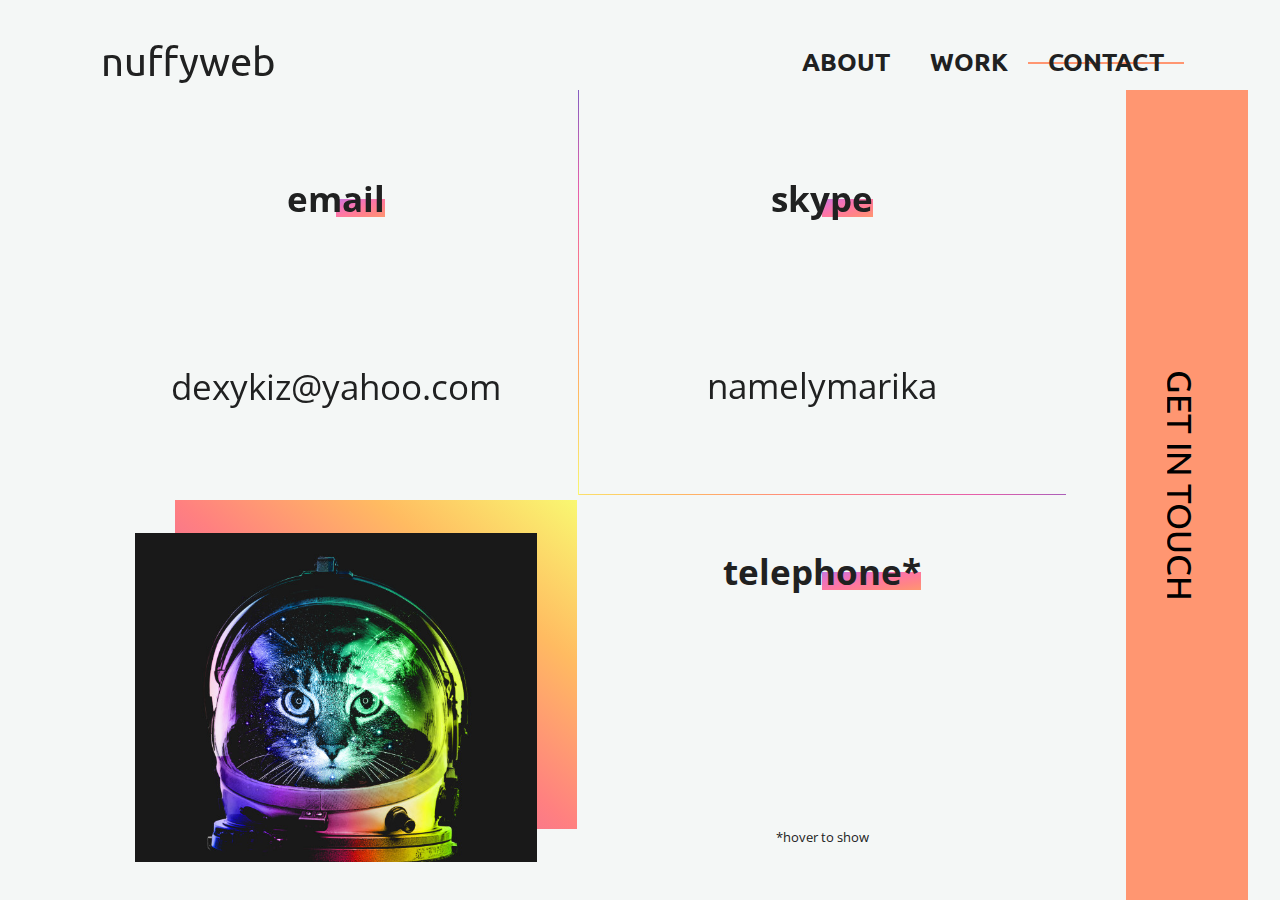
<file: projects/portfoliover1/contact.html>
<!DOCTYPE html>
<html lang="en">
<head>
    <title>
        nuffyweb
    </title><!-- META TAGS -->
    <meta charset="UTF-8">
    <meta content="width=device-width, initial-scale=1" name="viewport">
    <meta content="IE=edge" http-equiv="X-UA-Compatible">
    <link href="assets/img/favicon.ico" rel="shortcut icon" type="image/x-icon">
    <meta content="Описание" name="description">
    <!-- STYLES -->
    <link href="assets/css/all.css" rel="stylesheet" type="text/css">
    <link href="https://fonts.googleapis.com/css?family=Open+Sans:300,400,600,700,800|Ubuntu:300,400,500,700" rel="stylesheet">
</head>
<body>
<!-- contact start -->

<section class="contact" id="contact">
        <!-- navigation start -->
        <nav class="nav" id="nav">
            <div class="nav__logo">
                <a class="nav__logo--front" href="/">nuffyweb</a>
                <a class="nav__logo--back" href="index.html">home</a>
            </div>
            <input type="checkbox" id="menu-toggle">
            <label for="menu-toggle" class="label-toggle">meownu</label>
            <ul class="nav__list">
                <li class="nav__item nav__item--home">
                    <a class="nav__link" href="index.html">Home</a>
                </li>
                <li class="nav__item about__hover">
                    <a class="nav__link" href="about.html">About</a>
                </li>

                <li class="nav__item work__hover">
                    <a class="nav__link" href="work.html">Work</a>
                </li>

                <li class="nav__item contact__active">
                    <a class="nav__link" href="">Contact</a>
                </li>
            </ul>
        </nav>
    <!-- navigation end -->

        <div class="section__inner">

                <ul class="section__list contact__list">
                    <li class="section__item contact__item">

                            <h3 class="contact__title descp__title">
                                email
                            </h3>

                        <p class="section__text contact__text">dexykiz@yahoo.com
                        </p>
                    </li>

                    <li class="section__item contact__item">
                            <h3 class="contact__title descp__title">
                                skype
                            </h3>

                        <p class="section__text contact__text">namelymarika
                        </p>
                    </li>

                    <li class="section__item contact__item section__item--img">
                        <div class="section__img contact__img">
                        </div>
                    </li>

                    <li class="section__item contact__item contact__item--phone">
                            <h3 class="contact__title descp__title ">
                                telephone*
                            </h3>

                        <p class="section__text contact__text contact__phone">+7-917-017-90-17
                        </p>
                        <p class="section__text section__text--help"><small>*hover to show</small>
                        </p>
                        <p class="section__text section__text--help-mobile"><small>*click to show</small>
                        </p>
                    </li>
                </ul>


            <div class="section__title contact__bg">
                <svg class="svg-text" height="250" width="40">
                    <text transform="rotate(90)" x="0" y="0">
                        get in touch
                    </text></svg>
            </div>
        </div>
</section>
<!-- contact end -->
</body>
</html>
</file>
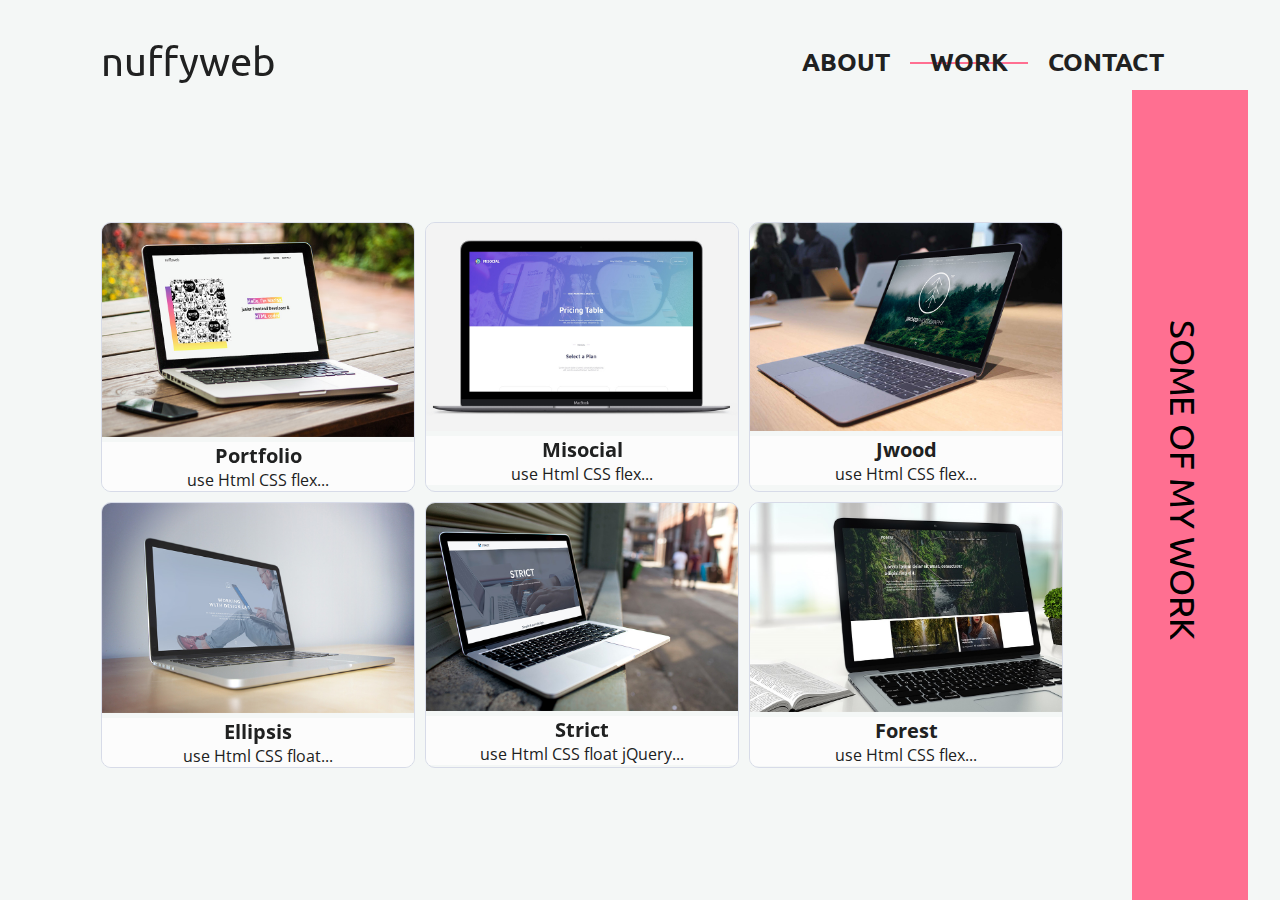
<file: projects/portfoliover1/work.html>
<!DOCTYPE html>
<html lang="`">
<head>
    <title>
        nuffyweb
    </title><!-- META TAGS -->
    <meta charset="UTF-8">
    <meta content="width=device-width, initial-scale=1.0" name="viewport">
    <meta content="IE=edge" http-equiv="X-UA-Compatible">
    <link href="assets/img/favicon.ico" rel="shortcut icon" type="image/x-icon">
    <meta content="Описание" name="description">
    <!-- STYLES -->
    <link href="assets/css/all.css" rel="stylesheet" type="text/css">
    <link href="https://fonts.googleapis.com/css?family=Open+Sans:300,400,600,700,800|Ubuntu:300,400,500,700" rel="stylesheet">
</head>
<body>
<!-- work start -->

<section class="work" id="work">
    <!-- navigation start -->
    <nav class="nav" id="nav">
        <div class="nav__logo">
            <a class="nav__logo--front" href="/">nuffyweb</a>
            <a class="nav__logo--back" href="index.html">home</a>
        </div>
        <input type="checkbox" id="menu-toggle">
        <label for="menu-toggle" class="label-toggle">meownu</label>
        <ul class="nav__list">
            <li class="nav__item nav__item--home">
                <a class="nav__link" href="index.html">Home</a>
            </li>
            <li class="nav__item about__hover">
                <a class="nav__link" href="about.html">About</a>
            </li>

            <li class="nav__item work__active">
                <a class="nav__link" href="">Work</a>
            </li>

            <li class="nav__item contact__hover">
                <a class="nav__link" href="contact.html">Contact</a>
            </li>
        </ul>
    </nav>
    <!-- navigation end -->

    <div class="section__inner">
            <ul class="section__list work__list">

                <li class="work__item">
                    <div class="item__img">
                        <img src="assets/img/work-1.jpg" alt="" class="work__img">

                        <div class="item__links">
                            <a class="code-link" href="https://github.com/nuffyweb/nuffyweb.github.io">code</a>
                            <a class="view-link" href="https://nuffyweb.github.io/">demo</a>
                        </div>
                    </div>
                    <div class="section__descp section__content">
                        <h3 class="work__title descp__title">Portfolio</h3>
                        <p class="work__text">use Html CSS flex...</p>

                    </div>
                </li>

                <li class="work__item">
                    <div class="item__img">
                    <img src="assets/img/work-2.jpg" alt="" class="work__img">

                    <div class="item__links">
                        <a class="code-link" href="https://github.com/nuffyweb/projects/tree/master/Misocial">code</a>
                    </div>
                    </div>
                    <div class="section__descp section__content">
                        <h3 class="work__title descp__title">Misocial</h3>
                        <p class="work__text">use Html CSS flex...</p>

                    </div>
                </li>
                <li class="work__item">
                    <div class="item__img">
                        <img src="assets/img/work-3.jpg" alt="" class="work__img">

                        <div class="item__links">
                            <a class="code-link" href="https://github.com/nuffyweb/projects/tree/master/j-wood">code</a>
                        </div>
                    </div>
                    <div class="section__descp section__content">
                        <h3 class="work__title descp__title">Jwood</h3>
                        <p class="work__text">use Html CSS flex...</p>

                    </div>
                </li>

                <li class="work__item">
                    <div class="item__img">
                        <img src="assets/img/work-4.jpg" alt="" class="work__img">

                        <div class="item__links">
                            <a class="code-link" href="https://github.com/nuffyweb/projects/tree/master/Ellipsis">code</a>
                        </div>
                    </div>
                    <div class="section__descp section__content">
                        <h3 class="work__title descp__title">Ellipsis</h3>
                        <p class="work__text">use Html CSS float...</p>

                    </div>
                </li>
                <li class="work__item">
                    <div class="item__img">
                        <img src="assets/img/work-5.jpg" alt="" class="work__img">

                        <div class="item__links">
                            <a class="code-link" href="https://github.com/nuffyweb/projects/tree/master/Strict-site">code</a>
                            <a class="view-link" href="portfolio/Strict-site/index.html">demo</a>
                        </div>
                    </div>
                    <div class="section__descp section__content">
                        <h3 class="work__title descp__title">Strict</h3>
                        <p class="work__text">use Html CSS float jQuery...</p>

                    </div>
                </li>
                <li class="work__item">
                    <div class="item__img">
                        <img src="assets/img/work-6.jpg" alt="" class="work__img">

                        <div class="item__links">
                            <a class="code-link" href="https://github.com/nuffyweb/projects/tree/master/Forest">code</a>
                        </div>
                    </div>
                    <div class="section__descp section__content">
                        <h3 class="work__title descp__title">Forest</h3>
                        <p class="work__text">use Html CSS flex...</p>

                    </div>
                </li>

            </ul>

        <div class="section__title work__bg">
            <svg class="svg-text" height="350" width="40">
                <text transform="rotate(90)" x="0" y="0">
                    some of my work
                </text></svg>
        </div>
    </div>
</section>
<!-- work end -->
</body>
</html>
</file>
<file: projects/cardboard/css/style.css>
/*Fonts*/
@font-face {
  font-family: 'Roboto_reg';
  src: url('../fonts/Roboto-Regular.eot');
  src: url('../fonts/Roboto-Regular.eot?#iefix') format('embedded-opentype'), url('../fonts/Roboto-Regular.woff2') format('woff2'), url('../fonts/Roboto-Regular.woff') format('woff'), url('../fonts/Roboto-Regular.ttf') format('truetype'), url('../fonts/Roboto-Regular.svg#Roboto-Regular') format('svg');
  font-weight: normal;
  font-style: normal;
}
@font-face {
  font-family: 'Roboto_light';
  src: url('../fonts/Roboto-Light.eot');
  src: url('../fonts/Roboto-Light.eot?#iefix') format('embedded-opentype'), url('../fonts/Roboto-Light.woff2') format('woff2'), url('../fonts/Roboto-Light.woff') format('woff'), url('../fonts/Roboto-Light.ttf') format('truetype'), url('../fonts/Roboto-Light.svg#Roboto-Light') format('svg');
  font-weight: 300;
  font-style: normal;
}
@font-face {
  font-family: 'Roboto_med';
  src: url('../fonts/Roboto-Medium.eot');
  src: url('../fonts/Roboto-Medium.eot?#iefix') format('embedded-opentype'), url('../fonts/Roboto-Medium.woff2') format('woff2'), url('../fonts/Roboto-Medium.woff') format('woff'), url('../fonts/Roboto-Medium.ttf') format('truetype'), url('../fonts/Roboto-Medium.svg#Roboto-Medium') format('svg');
  font-weight: 500;
  font-style: normal;
}
@font-face {
  font-family: 'Roboto_bold';
  src: url('../fonts/Roboto-Bold.eot');
  src: url('../fonts/Roboto-Bold.eot?#iefix') format('embedded-opentype'), url('../fonts/Roboto-Bold.woff2') format('woff2'), url('../fonts/Roboto-Bold.woff') format('woff'), url('../fonts/Roboto-Bold.ttf') format('truetype'), url('../fonts/Roboto-Bold.svg#Roboto-Bold') format('svg');
  font-weight: bold;
  font-style: normal;
}
body *::-moz-selection {
  background: #cc7e00;
  
}

body *::-webkit-selection {
  background: #cc7e00;
  color:#ecedee;
}

body *::selection {
  background: #cc7e00;
  color:#ecedee;
}


::-webkit-scrollbar-button {
  background-image:url('');
  background-repeat:no-repeat;
  width:5px;
  height:0px
  }
  
  ::-webkit-scrollbar-track {
  background-color:#ecedee;
  }
  
  ::-webkit-scrollbar-thumb {
  -webkit-border-radius: 0px;
  border-radius: 0px;
  background-color:#cc7e00;
  }
  
  ::-webkit-scrollbar-thumb:hover{
  background-color:#cc7e00;
  }
  
  ::-webkit-resizer{
  background-image:url('');
  background-repeat:no-repeat;
  width:5px;
  height:0px
  }
  
  ::-webkit-scrollbar{
  width: 5px;
  }
/*Basic settigs*/
html,
body {
	overflow-x: hidden;
	box-sizing: border-box;
}
html {
  font-size: 10px;
}
body {
  font-family: 'Roboto_reg', sans-serif;
  font-weight: normal;
  overflow-y: hidden;
}
a:hover {
  text-decoration: none;
}
button,
input,
a,
textarea {
  -webkit-box-shadow: none;
          box-shadow: none;
  border: none;
}
button:focus,
input:focus,
a:focus,
textarea:focus {
  outline: none;
}

.btn {
  position: relative;
  font-family: 'Roboto_med', sans-serif;
  line-height: 4rem;
  color: #ffffff;
  outline: none;
  
}
.btn-bid {
  background-color: #ff9d00;
}
.btn-order:hover,
.btn-bid:hover {
  background-color: #cc7e00;
  color: #fff;
}
/*Header*/
.navbar {
  border: none;
  border-radius: 0;
}
.navbar-inverse {
  min-height: 4.4rem;
  margin: 0;
}
.navbar-inverse .collapse {
  padding: 0;
}
.navbar-header {
  height: 4.4rem;
}
.navbar-toggle {
  float: left;
  width: 16%;
  margin: 1rem auto;
  border: none;
}
.icon-bar {
  width: 23px;
  height: 3px;
  background-color: #373737;
}
.navbar-toggle:hover,
.navbar-toggle:active,
.navbar-toggle:focus {
  background-color: #f8f8f8;
}
.navbar-call {
  position: relative;
  display: none;
  float: left;
  width: 84%;
  height: 100%;
}
.navbar-img {
  position: absolute;
  width: 20%;
  margin: 0;
}
.navbar-img img {
  width: 3.6rem;
  height: 3.6rem;
  margin: 1rem 0;
  border-radius: 4px;
}
.navbar-phones {
  position: absolute;
  right: 20%;
  display: inline-block;
  width: 60%;
  padding: 1.1rem 0;
  text-align: right;
}
.navbar-phones p {
  margin: 0;
  font-size: 1.4rem;
  line-height: 1.7rem;
  font-family: 'Roboto_reg', sans-serif;
  font-weight: normal;
}
.navbar-phones p span {
  font-family: 'Roboto_bold', sans-serif;
  font-weight: bold;
}
.navbar-handset {
  position: absolute;
  right: 0;
  display: inline-block;
  width: 20%;
  height: 100%;
}
.navbar-handset-img {
  position: relative;
  margin: 1.5rem auto;
  width: 2.7rem;
  height: 2.7rem;
  background-color: #ff9d00;
  border-radius: 3px;
  text-align: center;
}
.navbar-handset-img:hover {
  cursor: pointer;
}
.navbar-handset-img img {
  position: absolute;
  left: 14.5%;
  top: 14.5%;
  width: 70%;
  height: 70%;
}
.navbar-nav {
  width: 100%;
  margin: 0.5rem -1rem 0.5rem 1rem;
}
.navbar-nav li {
  border-left-width: thin;
  border-left-style: dotted;
  border-left-color: #5f5f5f;
}
.navbar-nav li:first-child {
  border: none;
}
.navbar-nav li a {
  padding: 0.6rem 2.45rem;
  text-transform: uppercase;
  font-size: 1.2rem;
  font-family: 'Roboto_reg', sans-serif;
  font-weight: normal;
  color: #ffffff;
}
.navbar-nav li a:hover {
  color: #ff9d00;
}
.header-content {
  background-color: #ffffff;
  padding-top: 10px;
  padding-bottom: 10px;}

.logo {
  display: table-cell;
  vertical-align: middle;
}
.logo img {
  width: 19rem;
  height: 6rem;
}
.header-phones {
  margin-top: 15px;
  text-align: center;
}
.header-phone {
  display: inline-block;
  margin: 0;
  font-size: 2.2rem;
  font-family: 'Roboto_med', sans-serif;
  font-weight: 500;
  text-align: right;
  color: #373737;
}
.btn-order {
  background-color: #ff9d00;
  color: #fff;
}

.btn-order::before {
  content: "";
  display: inline-block;
  position: relative;
  background-image: url(../img/header/call.svg);
  background-size: 20px 20px;
  width: 2rem;
  height: 2rem;
  margin-right: 5px;
  vertical-align: middle;
}

.wrap-block button img {
  width: 2rem;
  height: 2rem;
}
.wrap-block button p {
  display: inline-block;
  margin: 0 0 0 1rem;
}
.header-vertical-line {
  display: inline-block;
  width: 1px;
  height: 3.2rem;
  margin: 0 1rem -0.9rem 1rem;
  background: #cfcfd0;
}
/*Main*/
.main {
  position: relative;
  height: 53rem;
  background: url(../img/main/bg-main.jpg) center top no-repeat;
}
.main-overlay {
  position: absolute;
  z-index: 0;
  width: 100%;
  height: 100%;
  background-color: rgba(0, 0, 0, 0.7);
}
.main-boxes {
  position: relative;
  width: 100%;
  height: 100%;
}
.main-boxes-1 {
  z-index: 1;
  position: absolute;
  margin-top: 15%;
  width: 90%;
  margin-left: 10%;
}
.main-boxes-2 {
  z-index: 2;
  position: absolute;
  margin-top: 13%;
  margin-left: -10%;
  width: 110%;
}
.main-boxes-3 {
  z-index: 3;
  position: absolute;
  margin-top: 90%;
  right: 75%;
}
.main-header {
  position: relative;
  width: 100%;
  margin-top: 6.5rem;
  color: #ffffff;
}

.main-header h1 {
  margin-top: 0;
  font-size: 4.1rem;
  font-family: 'Roboto_bold', sans-serif;
  font-weight: bold;
}
.main-header p {
  margin-bottom: 2.4rem;
  font-size: 2.8rem;
}
.main-form{
  margin-right: 5rem;
  padding: 2.5rem;
  background-color: rgba(255, 255, 255, 0.2);
  color: #fff;
}
.main-form p {
  margin-bottom: 2rem;
  font-size: 2rem;
  font-family: 'Roboto_light', sans-serif;
  font-weight: 300;
}
.main-form p span {
  text-transform: uppercase;
  font-family: 'Roboto_bold', sans-serif;
  font-weight: bold;
}

.main-form input {
  width: 65%;
  display: inline-block;
  line-height: 4.5rem;
  margin-right: 1rem;
  margin-bottom: 1rem;
  padding-left: 2rem;
  font-size: 1.4rem;
  border-radius: 5px;
  color: #373737;
  font-family: 'Roboto_light', sans-serif;
  font-weight: 300;
}

.text-small {
  display: block;
  font-size: 1.4rem;
}
/*triggers*/
.triggers {
  background-color: #f4f4f4;
  padding-top: 5rem;
  padding-bottom: 2.5rem;
  text-align: center;
}
.triggers-content h2 {
  margin-top: 0;
  font-family: 'Roboto_bold', sans-serif;
  font-weight: bold;
  color: #f39003;
  font-size: 3.6rem;
}
.triggers-content p {
  margin-bottom: 4rem;
  color: #373737;
  font-size: 1.6rem;
}
.triggers-box {
  max-width: 300px;
  margin: 0 auto 3rem auto;
  padding: 2.5rem 1.2rem;
  background-color: #ffffff;
}
.triggers-box-img,
.triggers-box-body {
  display: table-cell;
  vertical-align: top;
}
.triggers-box-body {
  padding-left: 10px;
}
.triggers-box img {
  margin-top: 1.8rem;
}
.triggers-box h5 {
  margin: 0 0 1rem 0;
  font-size: 1.5rem;
  font-family: 'Roboto_bold', sans-serif;
  font-weight: bold;
  text-align: left;
}
.triggers-box p {
  font-size: 1.4rem;
  font-family: 'Roboto_light', sans-serif;
  font-weight: 300;
  text-align: justify;
}
/*production*/
.production {
  background-color: #ffffff;
  padding-top: 6rem;
  margin-bottom: 7.5rem;
}
.section-header {
  margin-bottom: 2rem;
  text-transform: uppercase;
	text-align: center;
	position: relative;
}
.section-header h2 {
  margin: 0;
  font-family: 'Roboto_bold', sans-serif;
  font-weight: bold;
	font-size: 2.7rem;
	position: relative;
}

.section-header h2:after {
	position: relative;
	display: block;
	margin: 8px auto 0;
	content: " ";
	background: url(../img/clients/wave.png) no-repeat center;
	width: 46px;
	height: 6px;
}

.production {
  padding-top: 3rem;
  margin-bottom: 1rem;
}


.production-content {
  position: relative;
  margin-bottom: 3rem;
  text-align: center;
}


.production-content-img {
  width: 75%;
    margin: auto;
  
}
.production-content-img img {
  width: 100%;
    height: 260px;
}
.production-content h4 {

  margin-left: 1rem;
  margin-right: 1rem;
  margin-top: 2rem;
  margin-bottom: 3rem;
  font-family: 'Roboto_med', sans-serif;
  font-weight: 500;
  font-size: 2rem;
}

.production-btn {
  width: 100%;
}
.btn-more {
  color: rgba(55, 55, 55, 0.502);
  border: 1px solid rgba(55, 55, 55, 0.502);
  margin-right: 1rem;
}
.btn-more:hover {
  background-color: rgba(55, 55, 55, 0.502);
  color: #ffffff;
}

/*offer*/
.offer {

  background:url(../img/offer/bg-offer.jpg) no-repeat center center fixed;
  background-size: cover;
}

.offer-overlay {
  z-index: 0;
  width: 100%;
  height: auto;
  background-color: rgba(0, 0, 0, 0.7);
}
.offer-form {
  margin-top: 6.5rem;
  margin-bottom: 5rem;
}
.offer-form h2,
.offer-form span,
.offer-form p,
.offer-form small {
  color: #ffffff;
  text-align: center;
}
.offer-form h2 {
  margin: 0 0 2.5rem 0;
  font-size: 3.2rem;
  font-family: 'Roboto_reg', sans-serif;
  font-weight: normal;
}
.offer-form h2 span {
  font-size: 2.6rem;
  font-family: 'Roboto_reg', sans-serif;
  font-weight: normal;
}
.offer-form p {
  margin-bottom: 1.5rem;
}
.offer-form p {
  font-size: 2rem;
  font-family: 'Roboto_light', sans-serif;
  font-weight: 300;
}
.offer-form input,
.offer-form button {
  display: block;
  height: 5.5rem;
  margin: 0 auto;
}
.offer-form input {
  width: 31rem;
  margin-bottom: 1rem;
  font-size: 1.4rem;
  text-align: center;
  border-radius: 5px;
  color: #373737;
  font-family: 'Roboto_light', sans-serif;
  font-weight: 300;
}
.offer-form button {
  width: 16rem;
  font-size: 1.5rem;
  font-family: 'Roboto_med', sans-serif;
  font-weight: 500;
}
.offer-form small {
  display: block;
  margin: 1rem auto 0 auto;
  font-size: 1.4rem;
  font-family: 'Roboto_light', sans-serif;
  font-weight: 300;
}
/*making*/
.making {
  margin-top: 8.5rem;
  margin-bottom: 6rem;
}
.h2-mobile {
  display: none;
}
.making-slider-for {
  margin-bottom: 1.5rem;
}
.making-slider-for-block,
.making-slider-for-block img {
  width: 100%;
  min-height: 38rem;
}
.making-slider-nav {
  width: 90%;
  margin-left: auto;
  margin-right: auto;
}
.making-slider-nav-block {
  max-width: 12rem;
  max-height: 7.8rem;
  margin-left: 0.5rem;
  margin-right: 0.5rem;
  background-color: black;
  -webkit-filter: brightness(40%);
          filter: brightness(40%);
}
.making-slider-nav-block img {
  width: 100%;
  min-height: 7.8rem;
}
.making-slider-nav .slick-current {
  -webkit-filter: brightness(100%);
          filter: brightness(100%);
}
.making-content {
  width: 100%;
  margin-top: 2rem;
}
.making-content h2 {
  margin: 0 0 2.5rem -3rem;
  background-color: #ff9d00;
  color: #ffffff;
  font-family: 'Roboto_reg', sans-serif;
  font-weight: normal;
  font-size: 2.8rem;
  line-height: 6.5rem;
  padding-left: 3rem;
  height: 6.5rem;
}
.making-content p {
  font-size: 1.6rem;
  line-height: 2.4rem;
  font-family: 'Roboto_light', sans-serif;
  font-weight: 300;
  text-align: justify;
  color: #373737;
}
.making-arrow-prev {
  position: absolute;
  top: 50%;
  -webkit-transform: translateY(-50%);
          transform: translateY(-50%);
  width: 2.2rem;
  height: 7.8rem;
  left: -3.5rem;
  background: url(../img/left-arrow.png) center no-repeat;
}
.making-arrow-prev:hover {
  background: url(../img/left-arrow-white.png) center no-repeat;
}
.making-arrow-next {
  position: absolute;
  top: 50%;
  -webkit-transform: translateY(-50%);
          transform: translateY(-50%);
  width: 2.2rem;
  height: 7.8rem;
  right: -3.5rem;
  background: url(../img/right-arrow.png) center no-repeat;
}
.making-arrow-next:hover {
  background: url(../img/right-arrow-white.png) center no-repeat;
}
/*clients*/
.clients {
  padding-bottom: 3rem;
  text-align: center;
}

.clients-wrapper {
  height: 16rem;
  margin-bottom: 3.5rem;
}
.clients-wrapper:hover {
  cursor: pointer;
}
.clients-img {
  width: 100%;
  height: 100%;
  border: 1px solid rgba(0, 0, 0, 0.1);
  border-radius: 5px;
  -webkit-filter: grayscale(100%);
          filter: grayscale(100%);
}
.clients-img:hover {
  -webkit-filter: grayscale(0%);
          filter: grayscale(0%);
}
.clients-img-01 {
  background: url(../img/clients/01.jpg) center center no-repeat;
}

.clients-img-02 {
  background: url(../img/clients/02.jpg) center center no-repeat;
}

.clients-img-03 {
  background: url(../img/clients/03.jpg) center center no-repeat;
}

.clients-img-04 {
  background: url(../img/clients/04.jpg) center center no-repeat;
}

.clients-img-05 {
  background: url(../img/clients/05.jpg) center center no-repeat;
}

.clients-img-06 {
  background: url(../img/clients/06.jpg) center center no-repeat;
}

.clients-img-07 {
  background: url(../img/clients/07.jpg) center center no-repeat;
}

.clients-img-08 {
  background: url(../img/clients/08.jpg) center center no-repeat;
}

.clients-img-09 {
  background: url(../img/clients/09.jpg) center center no-repeat;
}

.clients-img-10 {
  background: url(../img/clients/10.jpg) center center no-repeat;
}

.clients-img-11 {
  background: url(../img/clients/11.jpg) center center no-repeat;
}

.clients-img-12 {
  background: url(../img/clients/12.jpg) center center no-repeat;
}

/*feedback*/
.feedback {
  padding-top: 5.5rem;
  padding-bottom: 6.5rem;
  background-color: #f4f4f4;
}
.feedback-slider {
  padding-top: 3rem;
}
.feedback-slider-block {
  margin-left: 6.5rem;
}
.feedback-slider-block img {
  min-height: 38rem;
  border: 1px solid rgba(0, 0, 0, 0.1);
  border-radius: 5px;
}
.arrow {
  position: absolute;
  top: 50%;
  -webkit-transform: translateY(-50%);
          transform: translateY(-50%);
  margin: 1rem 1rem;
  width: 2rem;
  height: 6rem;
}
.prev {
  background: url(../img/prev-arrow.png) center no-repeat;
  left: 0;
  background-size: 60%;
}
.next {
  background: url(../img/next-arrow.png) center no-repeat;
  right: 0;
  background-size: 60%;
}
/*Contacts*/
.contacts {
  position: relative;
}
.contacts .container-fluid {
  padding-left: 0;
  padding-right: 0;
}
.contacts-content {
  position: absolute;
  left: 25rem;
  top: 7.5rem;
  width: 31.5rem;
  height: 39rem;
  padding: 3.5rem;
  border-radius: 5px;
  background-color: #ffffff;
  z-index: 5;
}
.contacts img {
  margin-top: -1rem;
}
.contacts-phone {
  position: relative;
  bottom: 4rem;
}
.contacts h2 {
  font-size: 1.8rem;
  font-family: 'Roboto_med', sans-serif;
  font-weight: 500;
  position: relative;
  bottom: 4.5rem;
  left: 3rem;
}
.contacts p {
  font-size: 1.6rem;
  font-family: 'Roboto_light', sans-serif;
  font-weight: 300;
  position: relative;
  bottom: 5rem;
  left: 3rem;
}
.contacts-phone button {
  position: relative;
  bottom: 5rem;
  left: 3rem;
}
.contacts-email {
  position: relative;
  bottom: 7rem;
}

.contacts-email a {
  color: #373737;
}
/*Footer*/
.footer {
  height: 9rem;
  background-color: #1b1b1b;
}
.footer p {
  margin-bottom: 0;
  text-align: center;
  font-size: 1.3rem;
  font-family: 'Roboto_light', sans-serif;
  font-weight: 300;
  color: #ffffff;
  line-height: 9rem;
}
/*Popup*/
/*The message is sent*/
.popup-thanks {
  display: none;
  position: fixed;
  left: 0;
  top: 0;
  right: 0;
  bottom: 0;
  width: 100%;
  height: 100%;
  z-index: 10;
  background-color: rgba(0, 0, 0, 0.5);
}
.popup-thanks-content {
  position: fixed;
  width: 40rem;
  height: 25rem;
  left: 50%;
  top: 30%;
  -webkit-transform: translateX(-50%);
          transform: translateX(-50%);
  background-color: #ffffff;
  text-align: center;
  font-family: 'Roboto_bold', sans-serif;
  font-weight: bold;
  font-size: 1.8rem;
  line-height: 1.8rem;
}
.popup-thanks-content h4 {
  margin: 0;
  height: 7rem;
  background-color: #ff9d00;
  line-height: 7rem;
  text-transform: uppercase;
  font-family: 'Roboto_med', sans-serif;
  font-weight: 500;
  font-size: 2.1rem;
  color: #ffffff;
}
.popup-thanks-content p {
  font-family: 'Roboto_reg', sans-serif;
  font-weight: normal;
  font-size: 3rem;
  line-height: 4rem;
  margin-top: 2rem;
  margin-bottom: 2rem;
}
.popup-thanks-content img {
  margin-top: 2rem;
}
.popup-thanks-close {
  position: absolute;
  top: -1.5rem;
  right: -2rem;
  width: 2rem;
  text-align: center;
  border: none;
  background-color: transparent;
  font-size: 3rem;
  color: #ffffff;
}
/*Feedback form*/
.popup-feedback {
  display: none;
  position: fixed;
  left: 0;
  top: 0;
  right: 0;
  bottom: 0;
  width: 100%;
  height: 100%;
  z-index: 15;
  background-color: rgba(0, 0, 0, 0.5);
}
.popup-feedback-content {
  position: fixed;
  width: 75rem;
  height: 34.5rem;
  left: 50%;
  top: 30%;
  -webkit-transform: translateX(-50%);
          transform: translateX(-50%);
  background-image: url(../img/modal/feedback-bg.png);
  text-align: center;
  font-family: 'Roboto_bold', sans-serif;
  font-weight: bold;
  font-size: 1.8rem;
}
.popup-feedback-content h4 {
  margin: 0;
  height: 7rem;
  background-color: #ff9d00;
  line-height: 7rem;
  text-transform: uppercase;
  font-family: 'Roboto_med', sans-serif;
  font-weight: 500;
  font-size: 2.1rem;
  color: #ffffff;
}
.popup-feedback-content form p {
  font-family: 'Roboto_reg', sans-serif;
  font-weight: normal;
  color: #ffffff;
  font-size: 3rem;
  margin-top: 3.5rem;
  margin-bottom: 0;
}
.popup-feedback-content form span {
  font-family: 'Roboto_reg', sans-serif;
  font-weight: normal;
  color: #ffffff;
  font-size: 2.4rem;
  margin-top: 1.5rem;
}
.popup-feedback-content form p.light {
  font-family: 'Roboto_light', sans-serif;
  font-weight: 300;
  color: #ffffff;
  font-size: 2rem;
  margin-top: 0.5rem;
}
.popup-feedback-content form small {
  display: block;
  font-family: 'Roboto_light', sans-serif;
  font-weight: 300;
  color: #ffffff;
  font-size: 1.6rem;
}
.popup-feedback-content form input,
.popup-feedback-content form button {
  display: inline-block;
  margin-top: 2rem;
  height: 5.5rem;
  line-height: 5.5rem;
}
.popup-feedback-content form input {
  width: 36.5rem;
  margin-right: 1rem;
  margin-bottom: 1rem;
  padding-left: 2rem;
  font-size: 1.4rem;
  border-radius: 5px;
  color: #373737;
  font-family: 'Roboto_light', sans-serif;
  font-weight: 300;
}
.popup-feedback-content form button {
  width: 19.5rem;
  font-size: 1.5rem;
  font-family: 'Roboto_med', sans-serif;
  font-weight: 500;
}
.popup-feedback-close {
  position: absolute;
  top: -3.5rem;
  right: -2rem;
  width: 2rem;
  text-align: center;
  border: none;
  background-color: transparent;
  font-size: 3rem;
  color: #ffffff;
}
/*More form*/
.popup-more {
  display: none;
  position: fixed;
  overflow: auto;
  left: 0;
  top: 0;
  right: 0;
  bottom: 0;
  width: 100%;
  height: 100%;
  z-index: 15;
  background-color: rgba(0, 0, 0, 0.7);
}
.popup-more-content {
  position: relative;
  height: 110rem;
  margin-top: 10rem;
  text-align: center;
  font-family: 'Roboto_bold', sans-serif;
  font-weight: bold;
  font-size: 1.8rem;
}
.popup-more-content h4 {
  margin: 0;
  height: 7rem;
  background-color: #ff9d00;
  line-height: 7rem;
  text-transform: uppercase;
  font-family: 'Roboto_med', sans-serif;
  font-weight: 500;
  font-size: 2.1rem;
  color: #ffffff;
}
.popup-more-content-text {
  padding: 3rem 3.1rem 4rem 3.1rem;
}
.popup-more-content-text p {
  margin-bottom: 0;
  text-align: justify;
  font-size: 1.6rem;
  font-family: 'Roboto_light', sans-serif;
  font-weight: 300;
}
.popup-more-content-text p strong {
  font-family: 'Roboto_bold', sans-serif;
  font-weight: bold;
}
.popup-more-content-triggers {
  padding: 2.5rem 1.5rem 0 1.5rem;
  background-color: #f4f4f4;
}
.popup-more-content-triggers-box {
  margin: 0 auto 3rem auto;
  padding: 0 1.2rem;
  min-height: 10rem;
  background-color: #ffffff;
}
.popup-more-content-triggers-box .media {
  display: table;
  width: 100%;
  height: 10rem;
}
.popup-more-content-triggers-box .media-left,
.popup-more-content-triggers-box .media-body {
  display: table-cell;
  vertical-align: middle;
  text-align: left;
}
.popup-more-content form {
  padding-top: 3rem;
  padding-bottom: 3rem;
  background-image: url(../img/modal/feedback-bg.png);
}
.popup-more-content form p {
  font-family: 'Roboto_reg', sans-serif;
  font-weight: normal;
  color: #ffffff;
  font-size: 3rem;
  margin-bottom: 0;
}
.popup-more-content form span {
  font-family: 'Roboto_reg', sans-serif;
  font-weight: normal;
  color: #ffffff;
  font-size: 2.4rem;
  margin-top: 1.5rem;
}
.popup-more-content form p.light {
  font-family: 'Roboto_light', sans-serif;
  font-weight: 300;
  color: #ffffff;
  font-size: 2rem;
  margin-top: 0.5rem;
}
.popup-more-content form small {
  display: block;
  font-family: 'Roboto_light', sans-serif;
  font-weight: 300;
  color: #ffffff;
  font-size: 1.6rem;
}
.popup-more-content form input,
.popup-more-content form button {
  display: inline-block;
  margin-top: 2rem;
  height: 5.5rem;
  line-height: 5.5rem;
}
.popup-more-content form input {
  width: 36.5rem;
  margin-right: 1rem;
  margin-bottom: 1rem;
  padding-left: 2rem;
  font-size: 1.4rem;
  border-radius: 5px;
  color: #373737;
  font-family: 'Roboto_light', sans-serif;
  font-weight: 300;
}
.popup-more-content form button {
  width: 19.5rem;
  font-size: 1.5rem;
  font-family: 'Roboto_med', sans-serif;
  font-weight: 500;
}
.popup-more-content-text {
  background-color: #ffffff;
}
.popup-more-close {
  position: absolute;
  top: -3.5rem;
  right: -2rem;
  width: 2rem;
  text-align: center;
  border: none;
  background-color: transparent;
  font-size: 3rem;
  color: #ffffff;
}
/*Media*/
@media all and (max-width: 1199px) {
  header .navbar-inverse .navbar-nav li a {
    padding: 0.6rem 1.34rem;
  }
  header .header .wrap .phones p {
    font-size: 1.8rem;
    text-align: center;
  }
  .main-boxes-1 {
    margin-top: 30%;
    margin-left: 14%;
  }
  .main-boxes-2 {
    margin-top: 28%;
    margin-left: -6%;
  }
  .main-boxes-3 {
    margin-top: 103%;
    right: 70%;
  }
  .clients-wrapper {
    height: 13rem;
  }
  .making-arrow-prev {
    left: -2.5rem;
  }
  .making-arrow-next {
    right: -2.5rem;
  }
  .feedback-slider-nav-block {
    margin-left: 2rem;
  }
  .prev {
    left: -3rem;
  }
  .next {
    right: -3rem;
  }
  .contacts-content {
    left: 11rem;
  }
  .popup-more-content {
    margin-top: 5rem;
  }
}
@media all and (max-width: 991px) {
  header .navbar-inverse .navbar-nav li {
    border: none;
  }
  header .navbar-inverse .navbar-nav li a {
    padding: 0.6rem 0.8rem;
    font-size: 1rem;
  }
  header .header .wrap-phones p {
    font-size: 1.8rem;
  }
  .main-boxes-1 {
    width: 75%;
    margin-top: 63%;
    margin-left: 2%;
  }
  .main-boxes-2 {
    width: 80%;
    margin-top: 67%;
  }
  .main-boxes-3 {
    right: 84%;
    width: 3rem;
    height: 2.5rem;
    margin-top: 122%;
  }



  .triggers-text h2 {
    margin-left: -0.1rem;
    margin-right: -0.1rem;
    font-size: 3rem;
  }
  .making-content p {
    font-size: 1.4rem;
    line-height: 1.8rem;
  }
  .making-arrow-prev {
    left: -2.2rem;
  }
  .making-arrow-next {
    right: -2.2rem;
  }
  .feedback-slider-nav-block {
    margin-left: 4.5rem;
  }
  .prev {
    left: -1rem;
  }
  .next {
    right: -1rem;
  }
  .contacts-content {
    left: 6rem;
  }
  .popup-feedback-content {
    width: 68rem;
    top: 20%;
  }
  .popup-more-content-text {
    padding-top: 2rem;
    padding-bottom: 2rem;
  }
  .popup-more-content-text p {
    font-size: 1.4rem;
    line-height: 1.8rem;
  }
  .popup-more-content-triggers {
    padding-bottom: 1rem;
  }
  .popup-more-content-triggers-box {
    margin-bottom: 1rem;
  }
}
@media all and (max-width: 767px) {
  header .navbar-inverse {
    border: none;
  }
  header .navbar-inverse .collapse {
    width: 30rem;
    /*Убираем скролл в выпадающем меню*/
  }
  header .navbar-inverse .collapse ul {
    width: 25rem;
    /*Убираем скролл в выпадающем меню*/
  }
  header .navbar-inverse .navbar-header {
    height: 5.6rem;
  }
  .navbar-call {
    display: block;
  }
.header-content {
    display: none;
  }
  .main {
    background-size: cover;
  }
  .main-form-wrapper {
    position: inherit;
    margin-left: auto;
    margin-right: auto;
  }
  .main-form-wrapper-header {
    text-align: center;
  }
  .main-form-wrapper form {
    text-align: center;
  }
  .triggers {
    padding-top: 2rem;
  }
  .triggers-text h2 {
    margin-bottom: 0;
  }
  .triggers-text p {
    margin-bottom: 2rem;
  }
  .triggers-box {
    max-width: 29rem;
    margin: 0 auto 0.8rem auto;
    padding: 1.8rem 1rem 1.8rem 0.8rem ;
    max-height: 11.5rem;
  }
  .triggers-box img {
    margin-top: 1.3rem;
  }
  .triggers-box h5 {
    margin: 0 0 0.5rem 0;
  }

  .button-more {
    margin-right: 1.5rem;
  }

  .offer {
    height: 37rem;
  }
  .offer-form {
    margin-top: 5rem;
  }
  .offer-form h2 {
    font-size: 2rem;
  }
  .offer-form h2 span {
    font-size: 1.6rem;
  }
  .offer-form p {
    font-size: 1.4rem;
  }
  .offer-form input {
    width: 29rem;
  }
  .offer-form button {
    width: 18rem;
  }
  .offer-form small {
    margin-top: 1.5rem;
  }
  .making {
    height: 61rem;
    margin-top: 2.5rem;
  }
  .making .h2-mobile {
    display: block;
    text-align: center;
  }
  .making .h2-mobile h2 {
    background-color: #ff9d00;
    color: #ffffff;
    font-family: 'Roboto_reg', sans-serif;
    font-weight: normal;
    text-transform: uppercase;
    font-size: 2rem;
    line-height: 6.5rem;
    height: 6.5rem;
  }
  .making-slider-for-block img {
    height: 50rem;
    width: 115%;
    margin-top: -15rem;
    margin-left: -8rem;
  }
  .making-content p {
    margin-left: 1.5rem;
    margin-right: 1.5rem;
    font-size: 1.4rem;
    line-height: 1.8rem;
  }
  .clients-wrapper {
    width: 21rem;
    margin: 0 auto 3rem auto;
  }
  .clients-wrapper-img {
    -webkit-filter: grayscale(0%);
            filter: grayscale(0%);
  }
  .making-arrow-prev {
    z-index: 1;
    left: 0;
    background: url(../img/left-arrow-white.png) center no-repeat;
  }
  .making-arrow-next {
    right: 0;
    background: url(../img/right-arrow-white.png) center no-repeat;
  }
  .feedback {
    padding-top: 3.5rem;
    padding-bottom: 3.5rem;
  }
  .feedback-slider-nav-block {
    margin: 0;
  }
  .feedback-slider-nav-block img {
    margin: 0 auto;
  }
  .contacts {
    position: inherit;
  }
  .contacts-content {
    position: relative;
    top: 0;
    left: 0;
    margin-left: auto;
    margin-right: auto;
  }
  .contacts-map {
    margin: 1.5rem;
  }
  .popup-feedback-content {
    top: 20%;
    width: 46rem;
    height: 40rem;
  }
  .popup-feedback-content form p {
    margin-top: 0.5rem;
    margin-bottom: 1rem;
    font-size: 2.6rem;
    line-height: 2.6rem;
  }
  .popup-feedback-content form span {
    font-size: 2.2rem;
  }
  .popup-feedback-content form input {
    margin: 0;
  }
  .popup-feedback-content form button {
    margin-bottom: 2rem;
  }
  .popup-more-content {
    margin-top: 4rem;
  }
  .popup-more-content h4 {
    height: 5rem;
    font-size: 1.1rem;
    line-height: 5rem;
  }
  .popup-more-content-text {
    padding: 0;
  }
  .popup-more-content-text p {
    font-size: 1.3rem;
    line-height: 1.6rem;
  }
  .popup-more-content-triggers-box {
    max-width: 32rem;
  }
  .popup-more-content form p {
    font-size: 2rem;
  }
  .popup-more-content form span {
    font-size: 1.5rem;
  }
  .popup-more-content form p.light {
    font-size: 1.7rem;
  }
  .popup-more-content form input {
    margin: 0.5rem auto;
    width: 28rem;
  }
  .popup-more-content form button {
    margin-top: 0.5rem;
    margin-bottom: 1rem;
  }
  .popup-more-content form small {
    font-size: 1.2rem;
  }
  .popup-more-close {
    top: -4rem;
    right: 0;
  }
  .panel-body {
    border: none;
  }
  .panel-heading {
    padding: 0;
  }
}
@media (max-width: 569px) {
  .main {
    max-height: 46rem;
  }
  .main-form {
    padding-top: 4.7rem;
  }
  .main-form-wrapper {
    width: 100%;
  }
  .main-form-wrapper-header h1 {
    margin: 0;
    font-size: 2.2rem;
    line-height: 2.4rem;
    color: #ff9d00;
  }
  .main-form-wrapper-header p {
    margin-bottom: 3.5rem;
    font-size: 1.8rem;
  }
  .main-form-wrapper form {
    padding: 0;
    background: none;
    text-align: center;
  }
  .main-form-wrapper form p {
    margin-bottom: 1.5rem;
    font-size: 1.5rem;
    line-height: 1.8rem;
  }
  .main-form-wrapper form p span {
    display: inline-block;
    margin-top: 1.5rem;
  }
  .main-form-wrapper form input {
    display: block;
    width: 29rem;
    height: 4.7rem;
    margin: 0 auto 1.3rem auto;
    padding-left: 0;
    text-align: center;
  }
  .main-form-wrapper form button {
    display: block;
    width: 18rem;
    margin: 0 auto;
  }
  .main-form-wrapper form small {
    display: block;
    margin-top: 1.5rem;
  }
  .popup-thanks-content {
    top: 8%;
    width: 28rem;
    height: 22rem;
  }
  .popup-thanks-content h4 {
    height: 6rem;
    line-height: 6rem;
    font-size: 1.6rem;
  }
  .popup-thanks-content p {
    font-size: 2rem;
  }
  .popup-thanks-close {
    top: 0.5rem;
    right: 1.2rem;
    color: #373737;
    font-weight: 900;
    font-size: 4rem;
  }
  .popup-feedback-content {
    top: 9%;
    width: 30rem;
    height: 38rem;
    padding-top: 4rem;
  }
  .popup-feedback-content h4 {
    height: 6rem;
    line-height: 6rem;
    font-size: 1.8rem;
  }
  .popup-feedback-content form p {
    font-size: 2rem;
    line-height: 2rem;
  }
  .popup-feedback-content form p.light {
    font-size: 1.6rem;
  }
  .popup-feedback-content form span {
    font-size: 1.6rem;
  }
  .popup-feedback-content form input {
    width: 28rem;
  }
  .popup-feedback-content form button {
    margin-top: 1rem;
    margin-bottom: 1rem;
  }
  .popup-feedback-content form small {
    font-size: 1.2rem;
  }
  .popup-feedback-close {
    top: -1.3rem;
    right: 1.8rem;
    font-size: 4rem;
  }
}
@media (max-width: 520px) {
  .clients {
    padding: 3rem 0.5rem 3rem 0.5rem;
  }

  .clients .col-xs-6 {
    padding-left: 0;
    padding-right: 0;
  }
  .clients-wrapper {
    display: -webkit-box;
    display: -ms-flexbox;
    display: flex;
    width: 14.5rem;
    height: 9rem;
    margin: 0 auto 1rem auto;
    -webkit-box-pack: center;
        -ms-flex-pack: center;
            justify-content: center;
    -webkit-box-align: center;
        -ms-flex-align: center;
            align-items: center;
  }
  .clients-wrapper-img {
    max-width: 9rem;
    max-height: 6rem;
    background-size: contain;
  }
  .making-slider-for {
    margin-bottom: 4rem;
  }
  .making-slider-for-block img {
    height: 38rem;
    width: 170%;
    margin-top: 0;
  }
}
</file>
<file: projects/service-tech/assets/css/preloader.css>
.preloader {
    background: #fff;
    bottom: 0;
    left: 0;
    overflow: hidden;
    position: fixed;
    right: 0;
    top: 0;
    z-index: 99999;
}


.cssload-spin-box {
    position: absolute;
    margin: auto;
    left: 0;
    top: 0;
    bottom: 0;
    right: 0;
    width: 21px;
    height: 21px;
    border-radius: 1px;
    box-shadow: 21px 21px rgb(21,162,250), -21px 21px rgb(45,57,80), -21px -21px rgb(45,57,80), 21px -21px rgb(21,162,250);
    -o-box-shadow: 21px 21px rgb(21,162,250), -21px 21px rgb(45,57,80), -21px -21px rgb(45,57,80), 21px -21px rgb(21,162,250);
    -ms-box-shadow: 21px 21px rgb(21,162,250), -21px 21px rgb(45,57,80), -21px -21px rgb(45,57,80), 21px -21px rgb(21,162,250);
    -webkit-box-shadow: 21px 21px rgb(21,162,250), -21px 21px rgb(45,57,80), -21px -21px rgb(45,57,80), 21px -21px rgb(21,162,250);
    -moz-box-shadow: 21px 21px rgb(21,162,250), -21px 21px rgb(45,57,80), -21px -21px rgb(45,57,80), 21px -21px rgb(21,162,250);
    animation: cssload-spin ease infinite 4.6s;
    -o-animation: cssload-spin ease infinite 4.6s;
    -ms-animation: cssload-spin ease infinite 4.6s;
    -webkit-animation: cssload-spin ease infinite 4.6s;
    -moz-animation: cssload-spin ease infinite 4.6s;
}



@keyframes cssload-spin {
    0%,
    100% {
        box-shadow: 21px 21px rgb(45,57,80), -21px 21px rgb(21,162,250), -21px -21px rgb(45,57,80), 21px -21px rgb(21,162,250);
    }
    25% {
        box-shadow: -21px 21px rgb(21,162,250), -21px -21px rgb(45,57,80), 21px -21px rgb(21,162,250), 21px 21px rgb(45,57,80);
    }
    50% {
        box-shadow: -21px -21px rgb(45,57,80), 21px -21px rgb(21,162,250), 21px 21px rgb(45,57,80), -21px 21px rgb(21,162,250);
    }
    75% {
        box-shadow: 21px -21px rgb(21,162,250), 21px 21px rgb(45,57,80), -21px 21px rgb(21,162,250), -21px -21px rgb(45,57,80);
    }
}

@-o-keyframes cssload-spin {
    0%,
    100% {
        box-shadow: 21px 21px rgb(45,57,80), -21px 21px rgb(21,162,250), -21px -21px rgb(45,57,80), 21px -21px rgb(21,162,250);
    }
    25% {
        box-shadow: -21px 21px rgb(21,162,250), -21px -21px rgb(45,57,80), 21px -21px rgb(21,162,250), 21px 21px rgb(45,57,80);
    }
    50% {
        box-shadow: -21px -21px rgb(45,57,80), 21px -21px rgb(21,162,250), 21px 21px rgb(45,57,80), -21px 21px rgb(21,162,250);
    }
    75% {
        box-shadow: 21px -21px rgb(21,162,250), 21px 21px rgb(45,57,80), -21px 21px rgb(21,162,250), -21px -21px rgb(45,57,80);
    }
}

@-ms-keyframes cssload-spin {
    0%,
    100% {
        box-shadow: 21px 21px rgb(45,57,80), -21px 21px rgb(21,162,250), -21px -21px rgb(45,57,80), 21px -21px rgb(21,162,250);
    }
    25% {
        box-shadow: -21px 21px rgb(21,162,250), -21px -21px rgb(45,57,80), 21px -21px rgb(21,162,250), 21px 21px rgb(45,57,80);
    }
    50% {
        box-shadow: -21px -21px rgb(45,57,80), 21px -21px rgb(21,162,250), 21px 21px rgb(45,57,80), -21px 21px rgb(21,162,250);
    }
    75% {
        box-shadow: 21px -21px rgb(21,162,250), 21px 21px rgb(45,57,80), -21px 21px rgb(21,162,250), -21px -21px rgb(45,57,80);
    }
}

@-webkit-keyframes cssload-spin {
    0%,
    100% {
        box-shadow: 21px 21px rgb(45,57,80), -21px 21px rgb(21,162,250), -21px -21px rgb(45,57,80), 21px -21px rgb(21,162,250);
    }
    25% {
        box-shadow: -21px 21px rgb(21,162,250), -21px -21px rgb(45,57,80), 21px -21px rgb(21,162,250), 21px 21px rgb(45,57,80);
    }
    50% {
        box-shadow: -21px -21px rgb(45,57,80), 21px -21px rgb(21,162,250), 21px 21px rgb(45,57,80), -21px 21px rgb(21,162,250);
    }
    75% {
        box-shadow: 21px -21px rgb(21,162,250), 21px 21px rgb(45,57,80), -21px 21px rgb(21,162,250), -21px -21px rgb(45,57,80);
    }
}

@-moz-keyframes cssload-spin {
    0%,
    100% {
        box-shadow: 21px 21px rgb(45,57,80), -21px 21px rgb(21,162,250), -21px -21px rgb(45,57,80), 21px -21px rgb(21,162,250);
    }
    25% {
        box-shadow: -21px 21px rgb(21,162,250), -21px -21px rgb(45,57,80), 21px -21px rgb(21,162,250), 21px 21px rgb(45,57,80);
    }
    50% {
        box-shadow: -21px -21px rgb(45,57,80), 21px -21px rgb(21,162,250), 21px 21px rgb(45,57,80), -21px 21px rgb(21,162,250);
    }
    75% {
        box-shadow: 21px -21px rgb(21,162,250), 21px 21px rgb(45,57,80), -21px 21px rgb(21,162,250), -21px -21px rgb(45,57,80);
    }
}
</file>
<file: projects/service-tech/assets/css/main.css>
*,
*:before,
*:after {
    -webkit-box-sizing: border-box;
    -moz-box-sizing: border-box;
    box-sizing: border-box;
}

html {
    width: 100%;
    font-family: 'Lato', sans-serif;
}


.clearfix:after {
    content: "";
    display: table;
    clear: both;
}

body {
    width: 100%;
    height: 100%;
    font-size: 15px;
    line-height: 1.42;
}

.hidden {
    opacity: 0;
}

.visible {
    opacity: 1;
}

.container {
    max-width: 1170px;
    margin: 0 auto;
    padding-left: 15px;
    padding-right: 15px;
    overflow: hidden;
    text-align: center;
    z-index: 99;
}

.container:after {
    content: "";
    display: table;
    clear: both;
}


.wrapper {
    min-height: 100%;
    padding: 1px 0;
    position: relative;
}

.wrapper:after {
    content: "";
    display: block;
    height: 90px;
}

a,
a:hover {
    text-decoration: none;
    color: #fafafa;
    cursor: pointer;
}

ul {
    padding-left: 0;
    list-style: none;
}


/* top-info */

.top {
    position: relative;
    width: 100%;
}
.top-info {
    margin-bottom: 25px;
}
.top-info__contact {
    margin-top: 18px;
}
.top-info a {
    color: rgb(45, 57, 80);
    margin-right: 20px;
    
}
.top-info__tel {
    letter-spacing: 0.5px;
    margin-right: 20px;
}
.top-info__adress {
    margin-right: 20px;
}
.top-info__contact .fa {
    
    margin-bottom: 3px;
    margin-right: 6px;
    vertical-align: middle;
    color: rgb(21, 164, 250);
   
}


.socials {
	float: right;
    padding-right: 15px;
    margin: 10px;
    display: inline-block;
}

.social__item {
    display: inline-block;
}

.social__item .fa {
   
    line-height: 32px;
    vertical-align: middle;
    color: #fff;
}

.social__link {
    margin-left: 13px;
    -webkit-transition: all 200ms ease-out;
    -moz-transition: all 200ms ease-out;
    -o-transition: all 200ms ease-out;
    transition: all 200ms ease-out;
    height: 30px;
    width: 30px;
    display: block;
    background: rgb(21, 164, 250);
    margin-right: 5px;
    cursor: pointer;
    transition: 0.5s ease-in-out;
}

.social__item:hover .social__link .fa {
    color: #0D0D0D;
}

.logo {
    float: left;
}

.logo__text {
    float: right;
    margin-left: 16px;
    margin-top: 10px;
    margin-bottom: 10px;
    font-size: 30px;
    color: rgb(45, 57, 80);
    font-weight: bold;
    line-height: 0.667;
}


/*  header start  */

.header {
    position: relative;
    color: #fff;
		overflow: hidden;
		padding-bottom: 60px;
}

.header-container {
    position: absolute;
    top: 0;
    left: 0;
    width: 100%;
    overflow: hidden;
    z-index: -1;
}

.header-container img {
    width: 100%;
    height: auto;
    
}

.header__overlay {
    height: 100%;
    position: absolute;
    top: 0;
    left: 0;
    width: 100vw;
    z-index: 1;
    background: rgb(45, 57, 80);
    opacity: 0.8;
}

.header__content {
    position: relative;
    z-index: 2;
    display: block;
    
    
}

.header__title {
    display: inline-block;
    font-size: 50px;
    color: rgb(255, 255, 255);
    font-weight: bold;
    max-width: 700px;
    border-bottom: 2px solid rgb(21, 164, 250);

}

.header__slogan {

    font-size: 20px;
    color: rgb(255, 255, 255);
}

.btn {
    border-color: rgb(21, 164, 250);
    background-color: transparent;
    font-size: 18px;

    border-style: solid;
    border-width: 3px;
    cursor: pointer;
    display: inline-block;
    vertical-align: middle;
    border-radius: 5px;
    
    padding: 9px 15px;
}

.header__content .btn {
    margin-top: 50px;
    margin-bottom: 70px;
}

.btn:hover {
    transition: .6s ease;
    color: rgb(255, 255, 255);
    background-color: rgb(21, 164, 250);
}

.arrow {
    background: url(../img/arrow.png) no-repeat;
    width: 20px;
    height: 12px;
    margin: 0 auto;
    animation: scrollDown 3s infinite;
}

@keyframes scrollDown {
    0%,
    20%,
    50%,
    80%,
    100% {
        transform: translateY(0);
    }
    40% {
        transform: translateY(-30px);
    }
    60% {
        transform: translateY(-15px);
    }
}


/*  header end  */

section {
    text-align: center;
    padding: 40px 0;
}

.section__title {
    font-size: 28px;
    font-weight: 700;
    color: rgb(45, 57, 80);
    line-height: 1.2;
    margin-bottom: 30px;
}

.section__text {
    text-align: center;
    margin-bottom: 40px;
}



.content__list {
    width: 100%;
    font-size: 0;
    padding: 5px;
    border-bottom: 1px solid #6c727d;
}

.content__item {
    width: 25%;
    min-width: 280px;
    display: inline-block;
    overflow: hidden;
    position: relative;
    border-right: 1px solid #6c727d;
    padding: 5px;
    margin-bottom: 10px;
}

.content__item:last-child {
    border-right: none;
}

.content__icon {
    position: relative;
    width: 80px;
    height: 80px;
    text-align: center;
    display: inline-block;
}

.content__icon img {
    display: block;
    width: 100%;
    height: auto;
    margin: auto;
}

.content__title {
    font-size: 17px;
}

.content__text {
    font-size: 13px;
}


/*  discount start  */

.discount {
    background: linear-gradient(rgba(45, 57, 80, 0.8),rgba(45, 57, 80, 0.8)),
      url('../img/bg/discount.jpg') no-repeat center center fixed;
  background-size: cover;
}

.discount__icon {
    position: relative;
    width: 80px;
    height: 80px;

    text-align: center;
    display: inline-block;
    vertical-align: middle;
}

.discount__icon img {
    display: block;
    width: 100%;
    height: auto;
    margin: auto;
}
.discount__content {
    width: 50%;
    font-size: 16px;
    display: inline-block;
    vertical-align: middle;
    color: #fff;
}



.discount__title {
    text-shadow: #0D0D0D;
    font-size: 28px;
    font-weight: 700;
    
    line-height: 1.2;
    margin-bottom: 30px;
}

.discount__title span {
    color: rgb(255,99,71);
    margin-right: 5px;
    margin-left: 5px;
}

.discount__share {
    width: 30%;
    font-size: 16px;
    display: inline-block;
    vertical-align: middle;
    padding-top: 20px;

}
.discount__btn {
    color: #fff;
}

/*  discount end  */


/*  services start  */

.services {
    background-color: #ffffff;
}

.services__list {
    min-height: 100px;
}

.services__item {
    width: 29.91%;
    min-width: 290px;
    display: inline-block;
    margin: 15px;
    padding: 30px 5px 30px;
    text-align: center;
    list-style: none;
    transition: all 0.5s;
    border: 2px solid #fff;
}

.services__img--one {
    margin-bottom: 30px;
}

.services__title {
    margin-bottom: 25px;
    font-size: 22px;
    color: rgb(45, 57, 80);
    transition: all 0.6s ease;
}

.services__text {
    font-size: 15px;
    color: rgb(153, 153, 153);
    transition: all 0.6s ease;
}

.services__item:hover {
    box-shadow: 5px 5px 5px #cdcdcd;
    transition: all 0.3s ease;
}

.services__item:hover .services__title {
    color: rgb(21, 164, 250);
    transition: all 0.6s ease;
}

.services__item:hover .services__text {
    color: rgb(45, 57, 80);
    transition: all 0.6s ease;
}


/*  services end  */


/*  some facts start  */

.facts {
    background: url(../img/bg/facts.jpg) 0 0 no-repeat;
    background-size: cover;
    position: relative;
    margin-bottom: 35px;
    background-attachment: fixed;
}



.facts .container {
    position: relative;
    z-index: 10;
}

.facts:after {
    content: "";
    display: block;
    position: absolute;
    width: 100%;
    height: 100%;
    top: 0;
    left: 0;
    background: rgb(45, 57, 80);
    z-index: 1;
    opacity: 0.7;
}
.facts__title {
    color: #fafafa;
    z-index: 10;
}
.facts__list {
    padding-left: 0;
    z-index: 1;
}

.fact__item {
    width: 20%;
    min-width: 200px;
    background-color: #fff;
    border: 1px solid rgb(21, 164, 250);
    padding: 40px 30px;
    margin: 15px;
    text-align: center;
    display: inline-block;
}

.fact__img {
    margin-bottom: 15px;
}

.fact__counter {
    font-size: 24px;
    font-weight: 700;
    margin-bottom: 15px;
}

.fact__text {
    display: inline-block;
    font-size: 15px;
    text-transform: uppercase;
    font-weight: 700;
}


/*  some facts end  */


/*  prices start  */

.prices {
    background-color: #fff;
}

.price__content {
    width: 100%;
    margin-top: 25px;
    box-shadow: 0 0 8px rgba(0, 0, 0, 0.2);
    border: 1px solid #e0e0e0;
}

.price__content th,
.price__content td {
    padding: 10px 20px;
    vertical-align: middle;
    border-bottom: 1px solid #e0e0e0;
    white-space: nowrap;
}

.price__content th {
    font-size: 13px;
    line-height: 13px;
    font-weight: bold;
    color: #fff;
    background: rgb(45, 57, 80);
}

.price__content td {
    background: #fff;
    font-size: 15px;
    color: #333;
}

.price__value {
    text-align: center;
    white-space: nowrap;
}

.price__order a {
    color: rgb(45, 57, 80);
    font-weight: bold;
    text-decoration: underline;
}

.price__content tr:hover td {
    background: #e1e1e2;
    cursor: pointer;
}


/*  price end  */


/*  staff start  */

.staff {
    background-color: rgba(45, 57, 80, 0.1);
}

.staff__list {
    max-width: 1170px;
    margin: 0 auto;
    font-size: 0;
    padding-left: 0;
}

.staff__item {
    position: relative;
    display: inline-block;
    width: 25%;
    text-align: center;
    color: rgb(153, 153, 153);
    transition: all 0.6s ease;
    min-width: 200px;
    min-height: 50px;
    padding: 10px;
    font-size: 16px;
}

.staff__item:hover {
    color: rgb(45, 57, 80);
    transition: all 0.6s ease;
    
}
.staff__item:hover .staff__text {
    color: rgb(45, 57, 80);
    transition: all 0.6s ease;
    
}
.staff__img {
    position: relative;
    width: 90%;
    max-width: 960px;
    margin: 0 auto;
}

.staff__img img {
    display: block;
    max-width: 100%;
    height: auto;
    filter: grayscale(100%);
}
.staff__item:hover .staff__img img {
    filter: unset;
}

/*  staff end  */


/* reviews start */

.reviews {
    background-color: #fafafa;
}
.reviews-slider__item {
    width: 90%;
    margin: 0 auto;
    font-size: 0;
}
.reviews__img {
    width: 25%;
    position: relative;
    display: inline-block;
    max-width: 960px;
    margin: 0 auto;
    font-size: 15px;
}
.reviews__img img {
    
    max-width: 100%;
    height: auto;
}


.reviews__content {
    width: 75%;
    font-size: 15px;
    padding: 20px;
    display: inline-block;
}
.reviews__title {
    font-size: 25px;
    font-weight: 400;
    color: rgb(153, 153, 153);
    
    line-height: 1.2;
}
.reviews__subtitle {
    font-size: 12px;
    line-height: 1.6;
    color: rgb(153, 153, 153);
}
.reviews__text {
    font-size: 15px;
    line-height: 1.6;
    color: rgb(27, 29, 32);
    max-width: 100%;
    margin-top: 30px;
    margin-left: 10px;
    margin-right: 10px;
}

.owl-dots {
    display: inline-block;
    margin-top: 50px;
    margin-bottom: 50px;
    -webkit-tap-highlight-color: transparent;
}

.owl-dot span {
    width: 15px;
    height: 15px;
    margin: 10px;
    background: #D6D6D6;
    border: none;
    display: block;
    -webkit-backface-visibility: visible;
    transition: opacity 200ms ease;
    border-radius: 50%;
}
.reviews .active {
    border: none; 
}
.owl-dot.active span {
    background: rgb(21, 164, 250);
    
}


/* reviews end */




/*  submit start  */

.submit {
    background-color: #6c727d;
    background-image: url(../img/footer.png);
    background-repeat: no-repeat;
    background-position: center;
    background-size: cover;
}

.submit__title {
    font-size: 41px;
    color: rgb(255, 255, 255);
    line-height: 1.2;
}

.submit__text {
    font-size: 15px;
    color: rgb(153, 153, 153);
    line-height: 1.533;
    margin-top: 15px;
    margin-bottom: 50px;
}

.main-form {
    max-width: 555px;
    margin: 0 auto;
}

.form {
    width: 100%;
    margin: 0 auto;
    padding: 0;
}

.form__name,
.form__phone,
.form__comment {
    width: 100%;
    font-size: 15px;
    color: rgb(153, 153, 153);
    line-height: 1.2;
    border: 2px solid rgb(153, 153, 153);
    border-radius: 2px;
    margin-bottom: 20px;
    background-color: transparent;
    padding: 20px 0 20px 20px;
}

.form__comment {
    height: 160px;
    outline: none;
    resize: none;
    overflow: auto;
}

.check-form {
    display: block;
    padding-top: 15px;
    padding-left: 15px;
    text-indent: -15px;
    float: left;
    font-size: 15px;
    color: rgb(153, 153, 153);
    line-height: 1.1;
}

.check {
    width: 13px;
    height: 13px;
    padding: 0;
    margin: 0;
    margin-right: 10px;
    vertical-align: bottom;
    position: relative;
    top: -1px;
    overflow: hidden;
    border: 2px solid rgb(154, 161, 171);
    border-radius: 2px;
    background-color: rgb(153, 153, 153);
}

.check-form:hover {
    color: rgb(255, 255, 255);
}

.form__name:hover,
.form__phone:hover,
.form__comment:hover {
    border: 2px solid rgb(255, 255, 255);
    color: rgb(255, 255, 255);
}

.form__name:focus,
.form__phone:focus,
.form__comment:focus {
    border: 2px solid rgb(21, 164, 250);
    color: rgb(255, 255, 255);
}

.btn-form {
    float: right;
    color: rgb(255, 255, 255);
}


/*  submit end  */


/*  footer start  */



.footer__copy {
    float: left;
    font-size: 15px;
    color: rgb(153, 153, 153);
    line-height: 1.2;
    margin-top: 20px;

}

.footer__socials {
    float: right;
}


/*  footer end  */

.to__top {
    width: 100px;
border: 1px solid rgb(45,57,80);
border-radius: 3px;
background: rgb(45,57,80);
text-align: right;
padding: 5px;
position: fixed;
bottom: 15px;
right: 10px;
cursor: pointer;
display: none;
color: #fff;
font-size: 15px;
font-weight: 700;
z-index: 99;
}
.to__top span::before {
    content: '';
    position: absolute;
    background: url(../img/arrow.png) no-repeat;
    left: 6px;
    top: 10px;
    width: 20px;
    height: 12px;
    transform: rotate(180deg);
    margin: 0 auto;
  }
</file>
<file: projects/service-tech/assets/css/media.css>
@media only screen and (max-width : 1400px) {
    .header__content {
        margin-top: 0;
        margin-bottom: 0;
    }
    .btn {
        margin-bottom: 50px;
    }

}
@media only screen and (max-width : 1024px) {
    .services__item {
        width: 45%;
        display: inline-block;
    }
    .services__offset {
        margin-left: calc(22.5% + 30px);
    }
}
@media only screen and (max-width : 768px) {
    .header__title {
        font-size: 60px;
    }
    .services__item {
        width: 100%;
        display: inline-block;
        margin: 15px 0;
    }
}
</file>
<file: projects/portfoliover1/assets/css/all.css>
body {
    margin: 0;
    color: #2C2B2B;
    background: #f4f7f6;
    font-family: 'Open Sans', sans-serif;
    -webkit-animation: fade-in 1s linear;
    animation: fade-in 1s linear;
}
@-webkit-keyframes fade-in {
    0% {
        opacity: 0.1;
    }
    100% {
        opacity: 1;
    }
}

@keyframes fade-in {
    0% {
        opacity: 0.1;
    }
    100% {
        opacity: 1;
    }
}

*,
*:before,
*:after {
    -webkit-box-sizing: border-box;
    box-sizing: border-box;
}

::-moz-selection {
    color: #fff;
    background: #B39CD0;
}

::selection {
    color: #2C2B2B;
    background: #B39CD0;
}

ul {
    list-style: none;
    padding-left: 0;
}

a {
    text-decoration: none;
    color: #202121;
}
h1 {
    color: #202121;
}
h3,
p {
    color: #202121;
    margin: 0;
}

figcaption,
figure,
main { /* 1 */
    display: block;
}


/* styles for section__***** start */

.section__inner {
    width: 95%;
    max-width: 1824px; /* for IE 10+ */
    height: 90vh;
    margin: auto;
    display: -webkit-box;
    display: -ms-flexbox;
    display: flex;
    -webkit-box-orient: horizontal;
    -webkit-box-direction: normal;
    -ms-flex-direction: row;
    flex-direction: row;
    -webkit-box-align: center;
    -ms-flex-align: center;
    align-items: center;
}
.section__title {
    display: -webkit-box;
    display: -ms-flexbox;
    display: flex;
    -webkit-box-pack: center;
    -ms-flex-pack: center;
    justify-content: center;
    -webkit-box-align: center;
    -ms-flex-align: center;
    align-items: center;
    width: 10%;
    max-width: 192px; /* for IE 10+ */
    height: 100%;
}

.svg-text {
    font-family: 'Ubuntu', sans-serif;
    font-size: 35px;
    text-transform: uppercase;
}
.section__list {


    height: 100%;
    display: -webkit-box;
    display: -ms-flexbox;
    display: flex;
    -webkit-box-orient: horizontal;
    -webkit-box-direction: normal;
    -ms-flex-flow: row wrap;
    flex-flow: row wrap;
    margin: auto;
    -webkit-box-pack: center;
    -ms-flex-pack: center;
    justify-content: center;
    -ms-flex-item-align: center;
    align-self: center;
    -ms-flex-line-pack: center;
    align-content: center;
}

.section__item {
    -webkit-box-flex:1;
    -ms-flex:1 1 calc(50% - 30px);
    flex:1 1 calc(50% - 30px);
    min-width:290px;
    height: 50%;
    display: -webkit-box;
    display: -ms-flexbox;
    display: flex;
    -webkit-box-orient: vertical;
    -webkit-box-direction: normal;
    -ms-flex-direction: column;
    flex-direction: column;
    -webkit-box-align: center;
    -ms-flex-align: center;
    align-items: center;
    justify-content: space-around;
    position: relative;
    overflow: hidden;
    padding: 20px;
}

.section__item:first-child {
    -webkit-border-image: -webkit-gradient(linear, left top, left bottom, from(#845ec2), color-stop(#e65faa), color-stop(#ff8080), color-stop(#ffbb61), to(#f9f871)) 1 100%;
    -webkit-border-image: -webkit-linear-gradient(top, #845ec2, #e65faa, #ff8080, #ffbb61, #f9f871) 1 100%;
    -o-border-image: -o-linear-gradient(top, #845ec2, #e65faa, #ff8080, #ffbb61, #f9f871) 1 100%;
    border-image: -webkit-gradient(linear, left top, left bottom, from(#845ec2), color-stop(#e65faa), color-stop(#ff8080), color-stop(#ffbb61), to(#f9f871)) 1 100%;
    border-image: linear-gradient(to bottom, #845ec2, #e65faa, #ff8080, #ffbb61, #f9f871) 1 100%;
    border-right: 1px solid;
}

.section__item:nth-child(2) {
    -webkit-border-image: -webkit-gradient(linear, right top, left top, from(#845ec2), color-stop(#e65faa), color-stop(#ff8080), color-stop(#ffbb61), to(#f9f871)) 100% 10% 100% 10% / 1;
    -webkit-border-image: -webkit-linear-gradient(right, #845ec2, #e65faa, #ff8080, #ffbb61, #f9f871) 100% 10% 100% 10% / 1;
    -o-border-image: -o-linear-gradient(right, #845ec2, #e65faa, #ff8080, #ffbb61, #f9f871) 100% 10% 100% 10% / 1;
    border-image: -webkit-gradient(linear, right top, left top, from(#845ec2), color-stop(#e65faa), color-stop(#ff8080), color-stop(#ffbb61), to(#f9f871)) 100% 10% 100% 10% / 1;
    border-image: linear-gradient(to left, #845ec2, #e65faa, #ff8080, #ffbb61, #f9f871) 100% 10% 100% 10% / 1;
    border-bottom: 1px solid;
}

.section__img {
    width: 90%;
    height: 90%;
    position: relative;
    margin: auto;
}

.descp__title {
    font-size: 35px;
    position: relative;
    -ms-flex-item-align: center;
    -ms-grid-row-align: center;
    align-self: center;
    margin-bottom: 10px;
}

.descp__title::before {
    width: 50%;
    height: 18px;
    position: absolute;
    content: "";
    display: block;
    -webkit-transition: all 200ms ease-in-out;
    -o-transition: all 200ms ease-in-out;
    transition: all 200ms ease-in-out;
    top: 50%;
    right: 0;
    z-index: -1;
}


.section__img:before {
    position: absolute;
    right: -10%;
    top: -10%;
    width: 100%;
    height: 100%;
    background-image: -webkit-gradient(linear, left bottom, right top, from(#845ec2), color-stop(#e65faa), color-stop(#ff8080), color-stop(#ffbb61), to(#f9f871));
    background-image: -webkit-linear-gradient(left bottom, #845ec2, #e65faa, #ff8080, #ffbb61, #f9f871);
    background-image: -o-linear-gradient(left bottom, #845ec2, #e65faa, #ff8080, #ffbb61, #f9f871);
    background-image: linear-gradient(to right top, #845ec2, #e65faa, #ff8080, #ffbb61, #f9f871);
    z-index: -1;
    content: '';
}
.section__img img {
    max-width: 100%;
    max-height: 100%;
    mix-blend-mode: screen;
}


.content-header__title span {
    background: -webkit-gradient(linear, left top, right top, from(#845ec2), color-stop(#e65faa), color-stop(#ff8080), color-stop(#ffbb61), to(#f9f871));
    background: -webkit-linear-gradient(left, #845ec2, #e65faa, #ff8080, #ffbb61, #f9f871);
    background: -o-linear-gradient(left, #845ec2, #e65faa, #ff8080, #ffbb61, #f9f871);
    background: linear-gradient(to right, #845ec2, #e65faa, #ff8080, #ffbb61, #f9f871);
    background-size: 100%;
    background-repeat: no-repeat;
    background-position: 0em 0em;
    overflow: hidden;
    -webkit-animation: underline_ani 20s ease-in-out infinite;
    animation: underline_ani 20s ease-in-out infinite;
}

@-webkit-keyframes underline_ani {
    0% {
        background-position: 0em 0em;
        color: white;
    }

    20% {
        background-position: -17em 0em;
        color: #2C2B2B;
    }
    40% {
        background-position: 0em 0em;
        color: white;
    }
    60% {
        background-position: 17em 0em;
        color: #2C2B2B;
    }
    80% {
        background-position: 0em 0em;
        color: white;
    }
    100% {
        background-position: 0em 0em;
        color: white;
    }
}

@keyframes underline_ani {
    0% {
        background-position: 0em 0em;
        color: white;
    }

    20% {
        background-position: -17em 0em;
        color: #2C2B2B;
    }
    40% {
        background-position: 0em 0em;
        color: white;
    }
    60% {
        background-position: 17em 0em;
        color: #2C2B2B;
    }
    80% {
        background-position: 0em 0em;
        color: white;
    }
    100% {
        background-position: 0em 0em;
        color: white;
    }
}
.nav {
    max-width: 85%;
    height: 10vh;
    display: -webkit-box;
    display: -ms-flexbox;
    display: flex;
    -webkit-box-orient: horizontal;
    -webkit-box-direction: normal;
    -ms-flex-flow: row wrap;
    flex-flow: row wrap;
    -webkit-box-align: center;
    -ms-flex-align: center;
    align-items: center;
    margin: auto;
}

.nav__logo,
.nav__logo--main {
    font-family: 'Ubuntu', sans-serif;
    font-size: 40px;
    font-weight: 400;
    position: relative;
    -webkit-transition: 1.5s ease-in-out;
    -o-transition: 1.5s ease-in-out;
    transition: 1.5s ease-in-out;
    -webkit-transform-style: preserve-3d;
    transform-style: preserve-3d;
    width: 180px;
    height: 60px;
}

.nav__logo--front,
.nav__logo--back {
    display: -webkit-box;
    display: -ms-flexbox;
    display: flex;
    -webkit-box-orient: horizontal;
    -webkit-box-direction: normal;
    -ms-flex-direction: row;
    flex-direction: row;
    -webkit-box-pack: center;
    -ms-flex-pack: center;
    justify-content: center;
    padding: 5px;
    position: absolute;
    border-radius: 5px;
    -webkit-transform-style: preserve-3d;
    transform-style: preserve-3d;
    -webkit-backface-visibility: hidden;
    backface-visibility: hidden;

}

.nav__logo--back:after {
    content: "";
    width: 30px;
    height: 30px;
    background: url("../img/nav.png") no-repeat center;
    background-size: cover;
    margin-left: 10px;
    margin-top: 10px;
}

.nav__logo--front {
    z-index: 2;
}

.nav__logo--back {
    -webkit-transform: rotateY(180deg);
    transform: rotateY(180deg);
    z-index: 0;
}

.nav__logo:hover {
    -webkit-transform: rotateY(180deg);
    transform: rotateY(180deg);
}


.nav__list {
    display: -webkit-box;
    display: -ms-flexbox;
    display: flex;
    -webkit-box-orient: horizontal;
    -webkit-box-direction: normal;
    -ms-flex-flow: row wrap;
    flex-flow: row wrap;
    font-family: 'Ubuntu', sans-serif;
    font-weight: 700;
    margin-left: auto;
    text-transform: uppercase;
    font-size: 25px;
    position: relative;
}

.nav__item {
    -ms-flex-item-align: center;
    -ms-grid-row-align: center;
    align-self: center;
    position: relative;
    padding: 20px;
    -webkit-transition: all 0.5s ease-in-out;
    -o-transition: all 0.5s ease-in-out;
    transition: all 0.5s ease-in-out;
}
.nav__item--home {
    display: none;
}
.nav__link {
    display: block;
    width: 100%;
    height: 100%;
}
.about__hover::before,
.about__active::before {
    background: #F9F871;
}

.work__hover::before,
.work__active::before {
    background: #FF6F91;
}

.contact__hover::before,
.contact__active::before {
    background: #FF9671;
}

.about__active::before,
.contact__active::before,
.work__active::before {
    position: absolute;
    left: 0;
    top: 50%;
    height: 2px;
    width: 100%;
    z-index: -100;
    content: '';
}

.about__hover::before,
.work__hover::before,
.contact__hover::before {
    position: absolute;
    left: 0;
    top: 50%;
    height: 2px;
    width: 0;
    z-index: -100;
    content: '';
    -webkit-transition: width 0.5s ease-in-out;
    -o-transition: width 0.5s ease-in-out;
    transition: width 0.5s ease-in-out;
}

.about__hover:hover::before,
.work__hover:hover::before,
.contact__hover:hover::before {
    -webkit-transition: width 0.5s ease-in-out;
    -o-transition: width 0.5s ease-in-out;
    transition: width 0.5s ease-in-out;
    width: 100%;
}



.contact__title::before {
    background-image: -webkit-gradient(linear, right bottom, left top, from(#ff9671), color-stop(#ff8486), color-stop(#ff77a1), color-stop(#ec73c0), to(#c778dd));
    background-image: -webkit-linear-gradient(right bottom, #ff9671, #ff8486, #ff77a1, #ec73c0, #c778dd);
    background-image: -o-linear-gradient(right bottom, #ff9671, #ff8486, #ff77a1, #ec73c0, #c778dd);
    background-image: linear-gradient(to left top, #ff9671, #ff8486, #ff77a1, #ec73c0, #c778dd);
}


#menu-toggle {
    display: none;
}
.label-toggle {
    display: none;
}
/* navigation end */


.header__inner {
    max-width: 85%;
    height: 90vh;
    margin: auto;
    display: -webkit-box;
    display: -ms-flexbox;
    display: flex;
    -webkit-box-orient: horizontal;
    -webkit-box-direction: normal;
    -ms-flex-flow: row wrap;
    flex-flow: row wrap;
    -webkit-box-align: center;
    -ms-flex-align: center;
    align-items: center;
    -webkit-box-pack: justify;
    -ms-flex-pack: justify;
    justify-content: space-between;
}
.content-header__img {
    -webkit-box-flex: 1;
    -ms-flex: 0 1 40%;
    flex: 0 1 40%;
    width: 40%;
    min-width: 350px;
    margin: auto;
    height: auto;
    position: relative;

}

.home__img {
    width: 100%;
    height: 100%;
}

.content-header__img:before {
    position: absolute;
    left: -10%;
    bottom: -10%;
    width: 100%;
    height: 100%;
    background-image: -webkit-gradient(linear, left top, left bottom, from(#845ec2), color-stop(#e65faa), color-stop(#ff8080), color-stop(#ffbb61), to(#f9f871));
    background-image: -webkit-linear-gradient(top, #845ec2, #e65faa, #ff8080, #ffbb61, #f9f871);
    background-image: -o-linear-gradient(top, #845ec2, #e65faa, #ff8080, #ffbb61, #f9f871);
    background-image: linear-gradient(to bottom, #845ec2, #e65faa, #ff8080, #ffbb61, #f9f871);
    z-index: -100;
    content: '';
}

.content-header__descp {
    -webkit-box-flex: 1;
    -ms-flex: 1 1 55%;
    flex: 0 1 55%;
    -ms-flex-item-align: center;
    -ms-grid-row-align: center;
    align-self: center;
    width: 50%;
    min-width: 290px;
    text-align: center;
    padding: 10px;
    margin-left: auto;
    position: relative;
}

.content-header__title {
    font-family: 'Ubuntu', sans-serif;
    font-size: 55px;
    line-height: 70px;
}

/* header end */


/* about start */


.about__list {
    width: 60%;
    max-width: 1344px; /* for IE 10+ */
    justify-content: space-around;
}
.about__content {
    text-align: center;
    display: -webkit-box;
    display: -ms-flexbox;
    display: flex;
    -webkit-box-orient: vertical;
    -webkit-box-direction: normal;
    -ms-flex-flow: column nowrap;
    flex-flow: column nowrap;
    -webkit-box-align: center;
    -ms-flex-align: center;
    align-items: center;
    -webkit-box-pack: justify;
    -ms-flex-pack: justify;
    justify-content: space-between;
}

.about__title::before {
    background-image: -webkit-gradient(linear, left top, right bottom, from(#f9f87f), color-stop(#ffda79), color-stop(#ffbe83), color-stop(#ffa796), to(#ff97a9));
    background-image: -webkit-linear-gradient(left top, #f9f87f, #ffda79, #ffbe83, #ffa796, #ff97a9);
    background-image: -o-linear-gradient(left top, #f9f87f, #ffda79, #ffbe83, #ffa796, #ff97a9);
    background-image: linear-gradient(to right bottom, #f9f87f, #ffda79, #ffbe83, #ffa796, #ff97a9);
}
.about__img {
    background: url("../img/about-img.gif") no-repeat center;
    background-size: cover;
    background-position: center 20%;
    position: relative;
}
.about__bg {
    background: #F9F871;
}


/* about end */

/* contact start */

.contact__list {
    width: 60%;
    max-width: 1344px; /* for IE 10+ */
    justify-content: space-around;
}

.contact__text {
    font-size: 45px;
    text-align: center;
}

.section__text--help-mobile {
    display: none;
}
.section__text--help {
    display: block;
}
.contact__phone {
    color: #f4f7f6;
    padding: 20px;
}

.contact__item--phone:hover .contact__phone {
    -webkit-transition: 0.7s ease;
    -o-transition: 0.7s ease;
    transition: 0.7s ease;
    background: #FFAEAD;
}
.contact__img {
    background: url("../img/contact.jpg");
    background-size: cover;
    background-position: center 20%;
    position: relative;
}
.contact__bg {
    background: #FF9671;
}

/* contact end */

/* work start */

.work__list {
    width: 80%;

}
.work__item {
    width: calc(30% - 16px);
    min-width: 300px;
    position: relative;
    overflow: hidden;
    margin: 16px;
    border-radius: 10px;
    border-style: solid;
    border-width: 1px;
    border-color: rgb(215, 219, 232);
    -webkit-transition: 0.4s ease-in-out;
    -o-transition: 0.4s ease-in-out;
    transition: 0.4s ease-in-out;
}
.work__item:hover {
    -webkit-box-shadow: 0px 0px 81.88px 10.12px rgba(204, 204, 223, 0.71);
    box-shadow: 0px 0px 81.88px 10.12px rgba(204, 204, 223, 0.71);
    -webkit-transition: 0.4s ease-in-out;
    -o-transition: 0.4s ease-in-out;
    transition: 0.4s ease-in-out;
}
.work__item:hover .item__links {
    -webkit-transform: translate(-50%, -50%);
    transform: translate(-50%, -50%);
    -ms-transform: translate(-50%, -50%);
    -webkit-transition: 0.3s ease-in-out;
    -o-transition: 0.3s ease-in-out;
    transition: 0.3s ease-in-out;
}
.work__img,
.item__img{
    width: 100%;
    height: auto;
    position: relative;
}
.item__links {
    position: absolute;
    opacity: 0;
    font-size:18px;
    top: 50%;
    left: 50%;
    -webkit-transform: translate(-50%, -150%);
    transform: translate(-50%, -150%);
    -ms-transform: translate(-50%, -150%);
    -ms-flex-item-align: center;
    align-self: center;
    display: -webkit-box;
    display: -ms-flexbox;
    display: flex;
    -webkit-box-orient: horizontal;
    -webkit-box-direction: normal;
    -ms-flex-direction: row;
    flex-direction: row;
    -webkit-transition: 0.3s ease-in-out;
    -o-transition: 0.3s ease-in-out;
    transition: 0.3s ease-in-out;

}
.code-link {
    margin-right: 10px;
    -webkit-transition: 0.5s ease-in-out;
    -o-transition: 0.5s ease-in-out;
    transition: 0.5s ease-in-out;
}
.view-link {
    -webkit-transition: 0.5s ease-in-out;
    -o-transition: 0.5s ease-in-out;
    transition: 0.5s ease-in-out;
}
.code-link,
.view-link {
    padding: 10px 20px;
    color: #2C2B2B;
    background: #FF6F91;
    border:2px solid #FF6F91;
    border-radius: 10px;
    -webkit-transition: 0.5s ease-in-out;
    -o-transition: 0.5s ease-in-out;
    transition: 0.5s ease-in-out;
}
.code-link:hover,
.view-link:hover {
    color: #fff;
    -webkit-transition: 0.5s ease-in-out;
    -o-transition: 0.5s ease-in-out;
    transition: 0.5s ease-in-out;
}
.work__item:hover .item__links {
    opacity: 1;
    -webkit-transition: 0.5s ease-in-out;
    -o-transition: 0.5s ease-in-out;
    transition: 0.5s ease-in-out;
}

.section__content {
    background-color: #fcfcfc;
    width: 100%;
    -webkit-box-orient: vertical;
    -webkit-box-direction: normal;
    -ms-flex-direction: column;
    flex-direction: column;
    display: -webkit-box;
    display: -ms-flexbox;
    display: flex;
    -webkit-box-align: center;
    -ms-flex-align: center;
    align-items: center;
    -webkit-box-pack: center;
    -ms-flex-pack: center;
    justify-content: center;
    -webkit-backface-visibility: hidden;
    backface-visibility: hidden;
    position: relative;
}
.work__title{
    z-index: 1;
    position: relative;
}
.work__text {
    margin-bottom: 15px;
}
.work__bg {
    background: #FF6F91;
}
/* work end */




/* Large desktops and laptops */
@media all and (min-width: 1200px)and (max-width: 1599px) {
    .work__list {
        width: 95%;
    }

    .about__list,
    .contact__list {
        width: 80%;
    }
    .work__item {
        margin: 5px;
    }
    .work__title {
        font-size: 20px;
        margin-bottom: 0;
    }

    .work__text {
        font-size: 16px;
        margin-bottom: 0;
    }

    .contact__text {
        font-size: 35px;
    }

}

/* Landscape tablets and medium desktops */
@media all and (max-width: 1199px) {
    .work__list {
        width: 95%;
        height: auto;
    }
    .about__list{
        width: 100%;
    }
    .contact__list {
        width: 100%;
    }
    .contact__text {
        font-size: 30px;
    }
    .descp__title {
        font-size: 18px;
        margin-bottom: 0;
    }
    .work__item {
        margin: 10px;
    }

}

/* Portrait tablets and small desktops */
@media (min-width: 768px) and (max-width: 991px) {
    .section__title {
        display: none;
    }
    .section__list {
        width: 100%;
        min-height: 50%;
    }
}

/* Landscape phones and portrait tablets */
@media only screen and (max-width: 768px) {
    .label-toggle {
        display: flex;
        flex-direction:column;
        cursor: pointer;
        margin-left: auto;
    }
    .nav__list {
        opacity: 0;
        height: 0;
        display: flex;
        text-align: center;
        transition: all 1s ease;
        width: 100%;
        visibility: hidden;
        flex-direction: column;
        background-color: #845ec2;
        margin-top: 0;
    }
    .nav__item--home {
        display: block;
    }
    .nav__link {
        color: #fff;
    }

    #menu-toggle:checked ~ .nav__list {
        opacity: 1;
        height: 100vh;
        visibility: visible;
        z-index: 999;
    }

    .content-header__descp {
        margin: auto;
        width: 100%;
        padding: 0;
    }
    .section__list {
        width: 100%;
        align-content: space-around;
    }
    .work__list {
        height: auto;
    }
    .contact__text {
        font-size: 30px;
    }
    .section__title {
        display: none;
    }


    .contact__phone {
        padding: 10px;
    }
}



/* Portrait phones and smaller */
@media only screen and (max-width: 480px) {
    .label-toggle {
        display: flex;
        flex-direction:column;
        cursor: pointer;
        margin-left: auto;
    }
    .nav__list {
        opacity: 0;
        height: 0;
        display: flex;
        text-align: center;
        transition: all 1s ease;
        width: 100%;
        visibility: hidden;
        flex-direction: column;
        background-color: #845ec2;
        margin-top: 0;
    }
    .nav__item--home {
        display: block;
    }
    .nav__link {
        color: #fff;
    }

    #menu-toggle:checked ~ .nav__list {
        opacity: 1;
        height: 100vh;
        visibility: visible;
        z-index: 999;
    }
    .header__inner {
        width: 100%;
    }
    .content-header__img {
        display: none;
    }
    .content-header__descp {
        margin: auto;
        width: 100%;
        padding: 0;
    }
    .content-header__title {
        font-size: 30px;
    }
    .section__title {
        display: none;
    }
    .svg-text {
        width: 0;
        height: 0;
        display: none;
    }

    .section__inner {

        padding-top: 10px;
    }
    .section__list {
        width: 100%;
        align-content: space-around;
    }
    .section__item {
        padding: 10px;
        height: auto;
    }
    .section__item--img {
        display: none;
    }
    .about__text {
        margin-top: 10px;
    }
    .contact__phone {
        padding: 10px;
    }
    .contact__text {
        font-size: 25px;
        margin-top: 25px;
    }
    .section__text--help-mobile {
        display: block;
    }
    .section__text--help {
        display: none;
    }
    .section__item:first-child{
        -webkit-border-image: -webkit-gradient(linear, right top, left top, from(#845ec2), color-stop(#e65faa), color-stop(#ff8080), color-stop(#ffbb61), to(#f9f871)) 100% 10% 100% 10% / 1;
        -webkit-border-image: -webkit-linear-gradient(right, #845ec2, #e65faa, #ff8080, #ffbb61, #f9f871) 100% 10% 100% 10% / 1;
        -o-border-image: -o-linear-gradient(right, #845ec2, #e65faa, #ff8080, #ffbb61, #f9f871) 100% 10% 100% 10% / 1;
        border-image: -webkit-gradient(linear, right top, left top, from(#845ec2), color-stop(#e65faa), color-stop(#ff8080), color-stop(#ffbb61), to(#f9f871)) 100% 10% 100% 10% / 1;
        border-image: linear-gradient(to left, #845ec2, #e65faa, #ff8080, #ffbb61, #f9f871) 100% 10% 100% 10% / 1;

        border-bottom: 1px solid;
        border-right: 0;
    }
    .content-header__title span {

        background: -webkit-linear-gradient(left, #845ec2, #e65faa, #ff8080, #ffbb61, #f9f871);
        background: -o-linear-gradient(left, #845ec2, #e65faa, #ff8080, #ffbb61, #f9f871);
        background: linear-gradient(to right, #845ec2, #e65faa, #ff8080, #ffbb61, #f9f871);
    }
}
</file>
<file: css/main.min.css>
/*! normalize.css v8.0.0 | MIT License | github.com/necolas/normalize.css */
@keyframes blink{0%,to{opacity:1}50%{opacity:0}}html{line-height:1.15;-webkit-text-size-adjust:100%;overflow-x:hidden}body,sub,sup{position:relative}body{font:400 16px/1.6 Ubuntu,Arial,Helvetica,sans-serif;font-family:Roboto,sans-serif;-webkit-box-sizing:border-box;box-sizing:border-box;width:100%;height:100vh;margin:0;padding:0;color:#eceae3;background:#1c1d20}h1{font-size:2em;margin:.67em 0}hr{overflow:visible;box-sizing:content-box;height:0}code,kbd,pre,samp{font-family:monospace,monospace;font-size:1em}a{background-color:transparent;text-decoration:none;color:#f8f6f1}abbr[title]{text-decoration:underline dotted;border-bottom:none}b,strong{font-weight:bolder}small{font-size:80%}sub,sup{font-size:75%;line-height:0;vertical-align:baseline}sub{bottom:-.25em}sup{top:-.5em}img{border-style:none}button,input,optgroup,select,textarea{font-family:inherit;font-size:100%;line-height:1.15;margin:0}button,input{overflow:visible}button,select{text-transform:none}[type=button],[type=reset],[type=submit],button{-webkit-appearance:button}[type=button]::-moz-focus-inner,[type=reset]::-moz-focus-inner,[type=submit]::-moz-focus-inner,button::-moz-focus-inner{padding:0;border-style:none}[type=button]:-moz-focusring,[type=reset]:-moz-focusring,[type=submit]:-moz-focusring,button:-moz-focusring{outline:1px dotted ButtonText}fieldset{padding:.35em .75em .625em}legend{display:table;max-width:100%;white-space:normal;color:inherit}progress{vertical-align:baseline}textarea{overflow:auto}[type=checkbox],[type=radio],legend{box-sizing:border-box;padding:0}[type=number]::-webkit-inner-spin-button,[type=number]::-webkit-outer-spin-button{height:auto}[type=search]{outline-offset:-2px;-webkit-appearance:textfield}[type=search]::-webkit-search-decoration{-webkit-appearance:none}::-webkit-file-upload-button{font:inherit;-webkit-appearance:button}details{display:block}summary{display:list-item}[hidden],template{display:none}ul{margin:0;padding:0;list-style:none}.nav{position:fixed;z-index:1;top:0;left:0;width:8%;-webkit-backface-visibility:hidden;backface-visibility:hidden}.nav__list,.nav__list--active{transition:all .7s cubic-bezier(.175,.885,.32,1.275)}.nav__list{display:-webkit-box;display:-ms-flexbox;display:flex;height:85vh;-ms-flex-flow:column wrap;flex-flow:column wrap;transform:translate(0,-110%)}.nav__list--active{-webkit-transform:translate(0,0);transform:translate(0,0);background:rgba(28,29,32,.5);box-shadow:0 0 50px rgba(0,0,0,.9)}.nav__item{position:relative;-webkit-box-flex:1;-ms-flex:1;flex:1}.nav__link{font-size:24px;position:absolute;top:0;left:0;display:-webkit-box;display:-ms-flexbox;display:flex;width:100%;height:100%;-webkit-transition:all 1s cubic-bezier(.175,.885,.32,1.275);transition:all 1s cubic-bezier(.175,.885,.32,1.275);text-decoration:none;-webkit-box-pack:center;-ms-flex-pack:center;justify-content:center;-webkit-box-align:center;-ms-flex-align:center;align-items:center}.nav__link--current .icon__nav,.nav__link:hover .icon__nav{fill:rgba(0,166,140,.5)}.icon__nav{width:40%;height:40%;margin:5%;fill:#f8f6f1}.burger{position:relative;z-index:2;display:-webkit-box;display:-ms-flexbox;display:flex;overflow:hidden;height:15vh;cursor:pointer;-webkit-transition:all 1s cubic-bezier(.175,.885,.32,1.275);transition:all 1s cubic-bezier(.175,.885,.32,1.275);-webkit-box-pack:center;-ms-flex-pack:center;justify-content:center;-webkit-box-align:center;-ms-flex-align:center;align-items:center}.burger__patty{position:relative;width:40px;height:3px;background:#f8f6f1}.burger__patty:after,.burger__patty:before{position:absolute;top:-10px;left:0;width:100%;height:3px;content:'';background:#f8f6f1}.burger__patty:after{top:10px}.burger:hover .burger__patty,.burger:hover .burger__patty:after,.burger:hover .burger__patty:before{transition:all .8s ease;background:rgba(0,166,140,.5)}.burger__patty,.burger__patty:after,.burger__patty:before{-webkit-transition:all .8s cubic-bezier(.175,.885,.32,1.275);transition:all .5s cubic-bezier(.175,.885,.32,1.275);will-change:transform}.burger--active .burger__patty{-webkit-transform:rotate(90deg);transform:rotate(90deg)}.burger--active .burger__patty:before{-webkit-transform:rotate(-45deg) translate(-7px,-7px) scaleX(.7);transform:rotate(-45deg) translate(-7px,-7px) scaleX(.7)}.burger--active .burger__patty:after{-webkit-transform:rotate(45deg) translate(-7px,7px) scaleX(.7);transform:rotate(45deg) translate(-7px,7px) scaleX(.7)}.burger--active{transition:all 1s cubic-bezier(.175,.885,.32,1.275);background:rgba(28,29,32,.5);box-shadow:0 0 50px rgba(0,0,0,.9)}@media (max-width:640px){.burger{height:10vh}.burger__patty{-webkit-transform:scale(.8);transform:scale(.8)}.burger--active .burger__patty{-webkit-transform:scale(.8) rotate(90deg);transform:scale(.8) rotate(90deg)}}*,::after,::before{box-sizing:border-box}h1,h2,h3{text-align:center}::selection{color:#1c1d20;background:#fff}.section,.section__content{display:flex;justify-content:center;align-items:center}.section,.section::before{position:absolute;top:0;left:0;width:100%}.section{overflow:hidden;margin:auto;transform:translate(-100%,0);align-content:center}.section::before{height:100%;content:'';background:rgba(0,0,0,.6)}.section__content{position:relative;flex-direction:column;width:80%;height:85vh;background:rgba(28,29,32,.5);box-shadow:0 0 20px rgba(0,0,0,.9)}.header__content{padding:5%}.header{background:url(../img/header.jpg)}.about{background:url(../img/about.jpg)}.work{background:url(../img/work.jpg)}.contact{background:url(../img/contact.jpg)}.about,.contact,.header,.work{height:100vh;transition:color 1s ease 1s,transform 1s cubic-bezier(.68,-.55,.265,1.55) .3s;background-repeat:no-repeat;background-size:cover}.section--active{transform:translate(0,0)}.section__title{font-size:7vw;position:absolute;z-index:5;top:-3vh;display:inline-block;width:100%;margin:10px auto;transform:matrix(1.0110731102,0,0,1.0110731102,0,0);text-align:center;text-transform:uppercase;color:rgba(0,166,140,.2);text-shadow:10px 18px 35px rgba(0,0,0,.8)}.header{margin:auto}.header__title{font-size:7vw;font-weight:700;line-height:15vh;position:relative;width:100%;margin:5%;transform:translateZ(80px);text-align:center}.header__title span{transform:translateZ(80px);color:#00a68c}.header__text{transform:translateZ(120px)}.typed-cursor{font-weight:100;-webkit-animation:blink .7s infinite;-moz-animation:blink .7s infinite;-ms-animation:blink .7s infinite;-o-animation:blink .7s infinite;animation:blink .7s infinite;opacity:1}.header__text{width:60%;margin:0 auto;text-align:center;color:#f8f6f1}.about__content{display:flex;padding:2%;flex-flow:row wrap;justify-content:space-around}.about__text,.accordion__list{width:48%;min-width:300px;margin:5% auto 10px;border-radius:10px}.about__text--link{border-bottom:2px solid #fc766f}.accordion__item{width:100%;border-radius:10px}.accordion__content,.accordion__link{padding:2% 5%;border:2px solid rgba(252,118,111,.5)}.accordion__link{font-weight:700;position:relative;cursor:pointer;transition:all .4s ease;text-transform:uppercase;color:#ccc;font-size:20px;display:block}.accordion__link:hover{background:rgba(252,118,111,.5)}.accordion__content{font-size:18px;display:none}.accordion__link--active{border-radius:10px 10px 0 0;background:rgba(252,118,111,.5)}.accordion__link--active .accordion__content{border-radius:0 0 10px 10px}.accordion__content li{margin:2%;list-style-type:circle}.slider,.sliders{z-index:1;border:1px solid rgba(252,118,111,.5)}.sliders{overflow:hidden;height:60vh;margin:auto;position:relative;width:80%}.slider{position:absolute;top:0;left:0;visibility:hidden;width:100%;height:100%;transition:z-index 0s .6s;transform:translateZ(80px)}.slider--visible{transition:all .6s ease-in;transition-delay:0s;pointer-events:auto}.slider__block{visibility:hidden;float:right;width:50%;height:100%;margin:0;background-repeat:no-repeat;background-position:center center}.slider__image,.slider__text{transition:all 1s ease-in;opacity:0}.slider__image{position:relative;background-size:cover;transform:translateX(100%)}.slider__image::before,.slider__link::after{position:absolute;bottom:0;left:0;width:100%;content:''}.slider__image::before{z-index:2;height:100%;background-color:rgba(28,29,32,.4)}.slider__text{display:flex;flex-direction:column;padding:5%;transform:translateX(-100%);color:#fff;justify-content:space-around;align-items:center}.slider--visible .slider__image,.slider--visible .slider__text{visibility:visible;transition:all 1s ease-in-out;transform:translateX(0);opacity:1}.slider__image--0{background-image:url(../img/work-0.jpg)}.slider__image--1{background-image:url(../img/work-1.jpg)}.slider__image--2{background-image:url(../img/work-2.jpg)}.slider__image--3{background-image:url(../img/work-3.jpg)}.slider__image--4{background-image:url(../img/work-4.jpg)}.slider__image--5{background-image:url(../img/work-5.jpg)}.slider__links{display:flex;flex-direction:row;align-self:center}.code-link,.view-link{padding:10px 20px;transition:all .3s ease-in;color:#fff;border:2px solid rgba(28,29,32,.6);border-radius:10px;background-color:rgba(252,118,111,.5)}.code-link{margin-right:20px}.code-link:hover,.view-link:hover{transition:all .3s ease-in;border:2px solid rgba(252,118,111,.5);background:0 0}.slider__nav{position:absolute;z-index:3;right:auto;bottom:30px;left:50%;display:flex;transform:translateZ(2px) translateX(-50%)}.slider__link{line-height:40px;position:relative;z-index:9;overflow:hidden;width:40px;height:40px;margin:0 10px;cursor:pointer;transition:all .3s ease-in;text-align:center;text-indent:-999em;border-radius:50%;outline:0;box-shadow:inset 0 0 0 2px rgba(252,118,111,.5)}.slider__link::after{height:0;-webkit-transition:height .5s ease;transition:height .3s ease;background-color:rgba(252,118,111,.5);box-shadow:0 0 1px #00a68c}.slider__link:focus,.slider__link:hover{background-color:rgba(0,0,0,.2)}.slider__link--current::after{height:100%;transition:height .5s ease}.contact__map{width:65%;margin:auto}.map-img{width:100%;height:auto}.contact__list{position:absolute;display:flex;max-width:1280px;background:url(../img/contact-map.png) no-repeat;background-position:center;background-size:cover;flex-flow:row wrap;justify-content:space-around;align-items:center}.contact__item{position:relative;min-width:200px;margin:5%;padding:25px 30px;text-align:center;background-color:rgba(252,118,111,.5)}.contact__text::before{display:block;width:100%;margin:5% 0;content:' ';border-bottom:2px solid rgba(255,255,255,.5)}.icon__contact{width:50px;height:50px;margin:5%;fill:#e6e0d5}@media (max-width:1400px){.section__title{top:-4vh}.about__text,.accordion__list{margin-top:5%;font-size: 14px}.accordion__content,.accordion__link{padding:1% 5%}.accordion__content li{margin:1%}body{font:400 12px/1.2}}@media only screen and (max-width:768px){body{font:400 12px/1.2}.section{height:auto;padding-top:20%}.section__content{width:95%;height:auto}.section__title{font-size:8vw;line-height:6vh;top:1vh}.header__title{line-height:8vh}.contact__item{padding:10px 15px}.sliders{height:80vh}.slider{height:90%}.slider__block{width:100%;height:50%}.slider__text{padding:0}.slider__link{width:30px;height:30px;margin:0 5px}.slider__nav{bottom:5px}.contact__list{position:relative}.header__text{width:80%}.nav{width:70px}.nav__list{height:90vh}.icon__nav{width:60%;height:60%}.accordion__list{width:70%}.about__text{display:none}.icon__contact{width:30px;height:30px;margin:3%}}
/*# sourceMappingURL=main.css.map */
</file>
